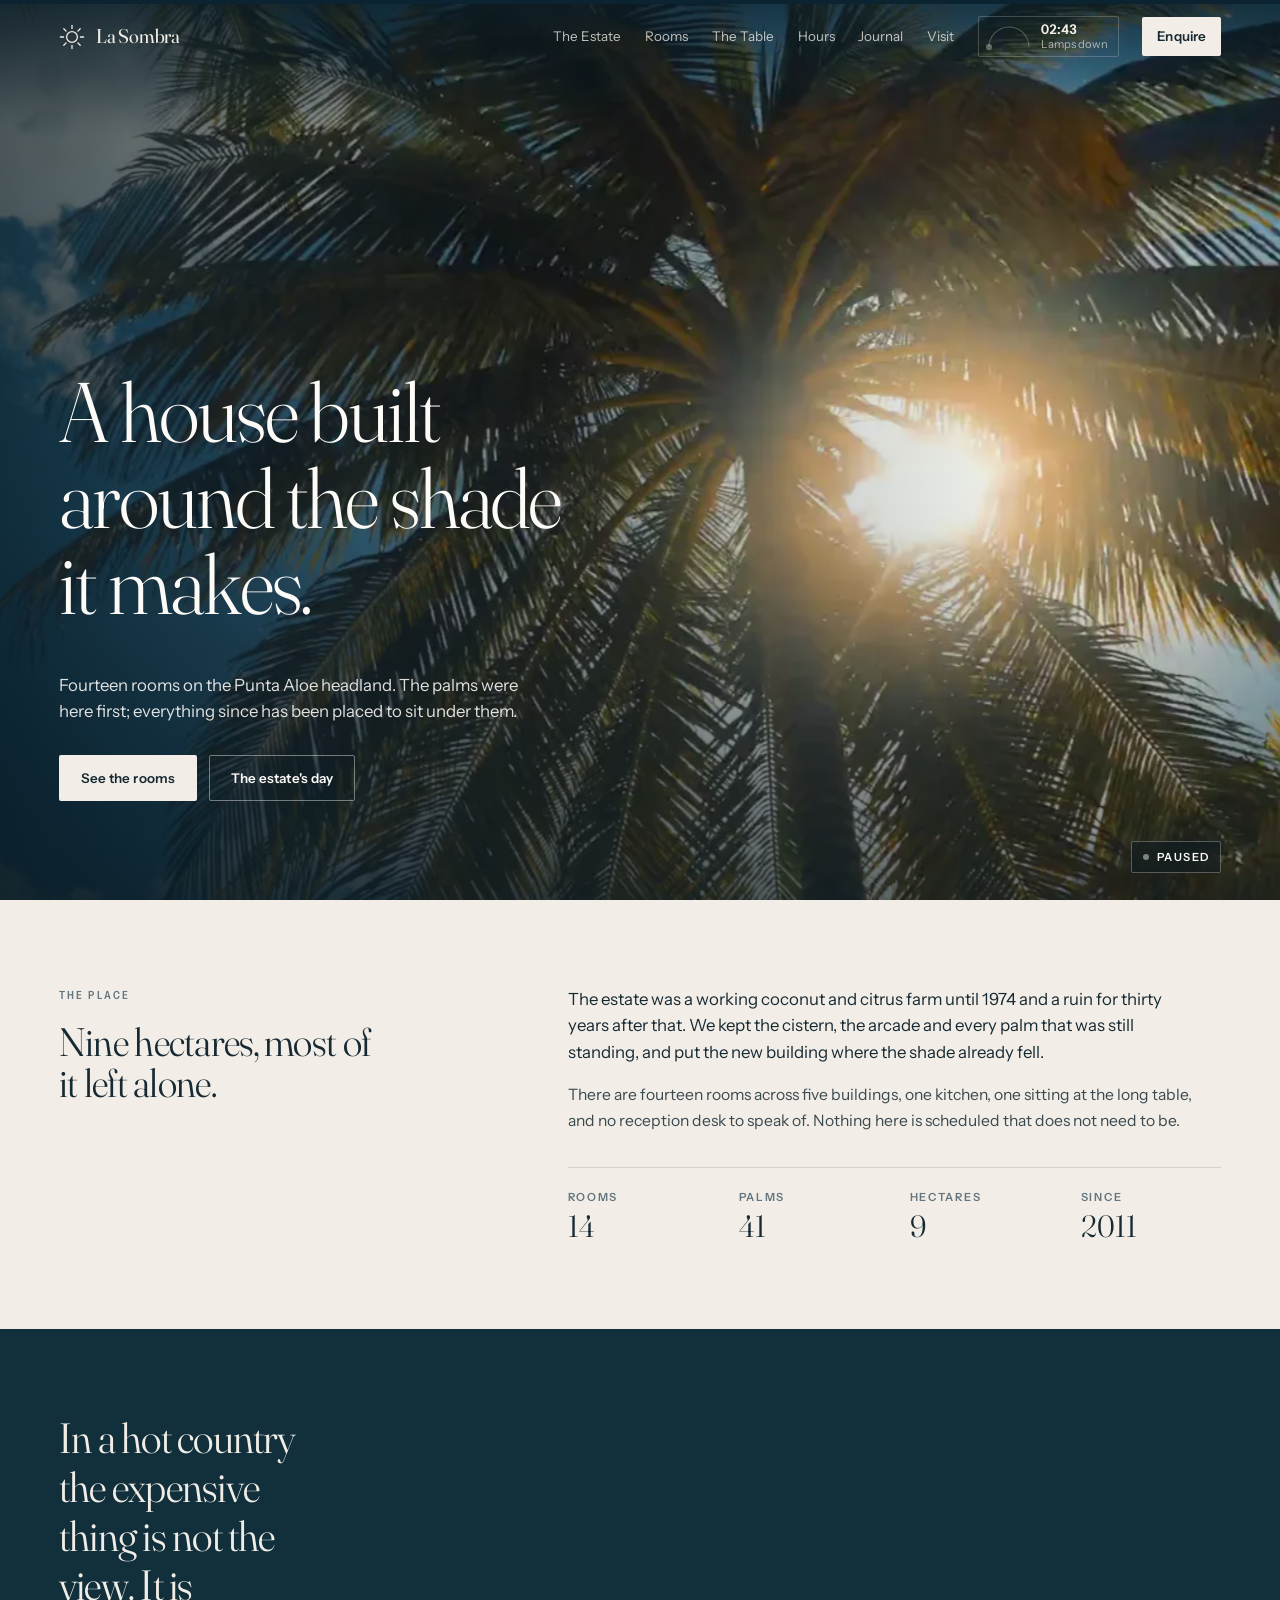
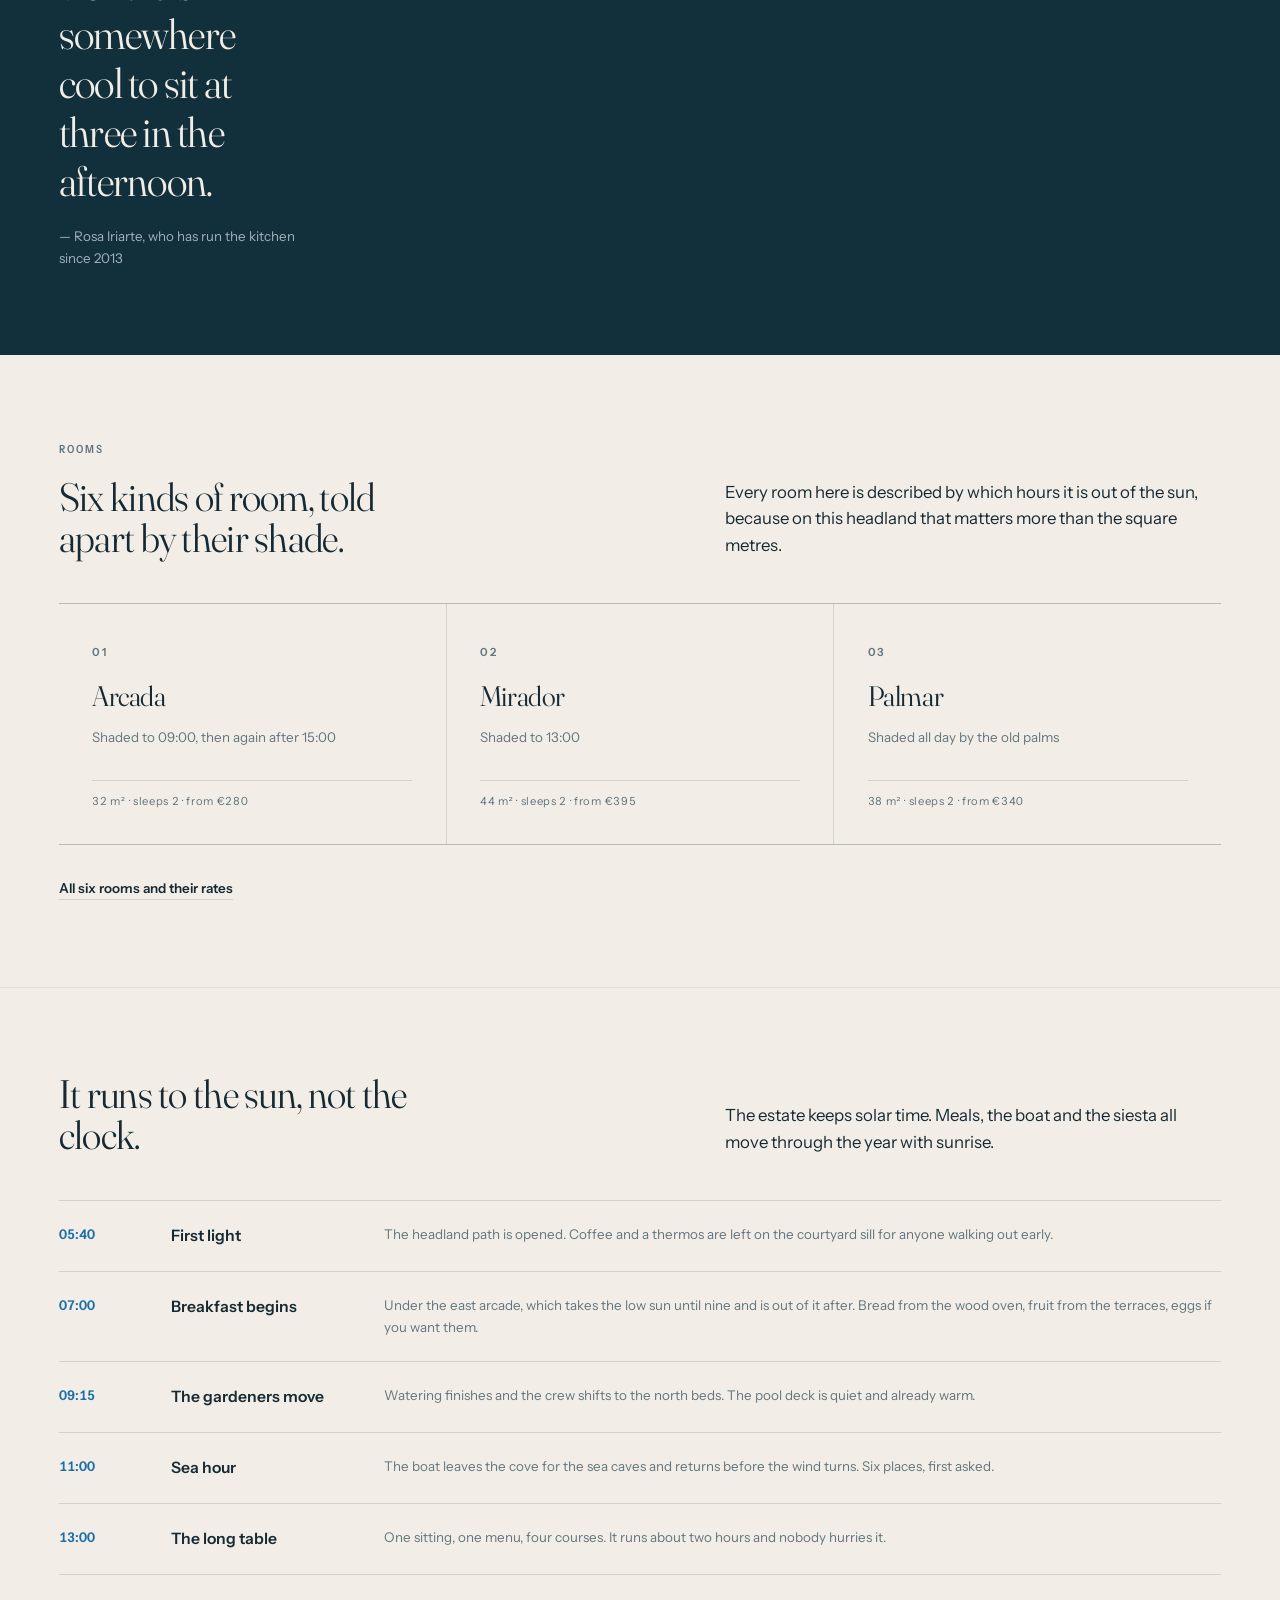
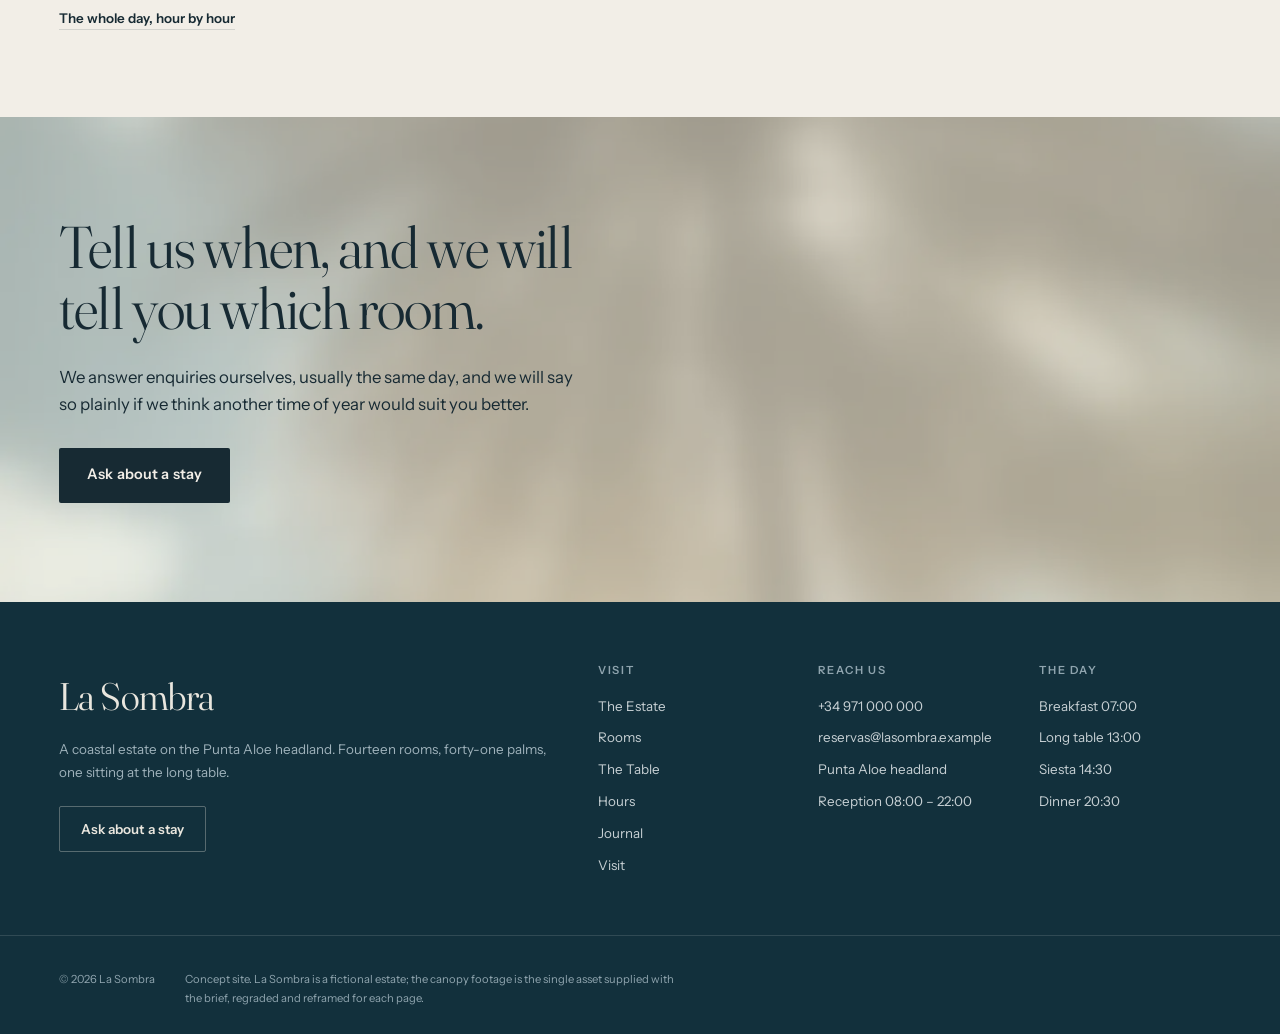
<file: index.html>
<!doctype html>
<html lang="en" class="no-js">
<head>
<meta charset="utf-8">
<meta name="viewport" content="width=device-width, initial-scale=1, viewport-fit=cover">
<title>A house built around the shade it makes — La Sombra</title>
<meta name="description" content="La Sombra is a fourteen-room coastal estate on the Punta Aloe headland, built around the shade its palms make.">
<meta name="theme-color" content="#F2EEE7">
<meta property="og:title" content="A house built around the shade it makes — La Sombra">
<meta property="og:description" content="La Sombra is a fourteen-room coastal estate on the Punta Aloe headland, built around the shade its palms make.">
<meta property="og:type" content="website">
<link rel="preload" href="assets/fonts/instrument-var.woff2" as="font" type="font/woff2" crossorigin>
<link rel="preload" href="assets/fonts/fraunces-var.woff2" as="font" type="font/woff2" crossorigin>
<link rel="stylesheet" href="assets/css/site.css">
<script>document.documentElement.className="js";</script>
</head>
<body class="" data-page="index">
<a class="skip" href="#main">Skip to content</a>

<header class="bar" id="bar">
  <a class="mark" href="index.html" aria-label="La Sombra, home">
    <svg class="mark__g" width="26" height="26" viewBox="0 0 26 26" aria-hidden="true" focusable="false">
      <circle cx="13" cy="13" r="5.4" fill="none" stroke="currentColor" stroke-width="1.3"/>
      <path d="M13 1.4v3.2M13 21.4v3.2M1.4 13h3.2M21.4 13h3.2M4.8 4.8l2.3 2.3M18.9 18.9l2.3 2.3M21.2 4.8l-2.3 2.3M7.1 18.9l-2.3 2.3"
            stroke="currentColor" stroke-width="1.3" stroke-linecap="round"/>
    </svg>
    <span class="mark__w">La&nbsp;Sombra</span>
  </a>

  <nav class="bar__nav" aria-label="Primary"><ul><li><a href="estate.html">The Estate</a></li><li><a href="rooms.html">Rooms</a></li><li><a href="table.html">The Table</a></li><li><a href="hours.html">Hours</a></li><li><a href="journal.html">Journal</a></li><li><a href="visit.html">Visit</a></li></ul></nav>

  <a class="dial" href="hours.html" id="dial" title="The estate's day">
    <svg class="dial__arc" width="46" height="26" viewBox="0 0 46 26" aria-hidden="true" focusable="false">
      <path d="M3 23a20 20 0 0 1 40 0" fill="none" stroke="currentColor" stroke-width="1.1" opacity=".28"/>
      <path id="dialTrack" d="M3 23a20 20 0 0 1 40 0" fill="none" stroke="currentColor" stroke-width="1.3"/>
      <circle id="dialSun" cx="3" cy="23" r="3.1" fill="currentColor"/>
    </svg>
    <span class="dial__t"><b id="dialTime">—</b><i id="dialNow">the estate's day</i></span>
  </a>

  <a class="btn btn--sm" href="visit.html#enquire">Enquire</a>

  <button class="burger" id="burger" aria-expanded="false" aria-controls="sheet" aria-label="Open menu">
    <span></span><span></span>
  </button>
</header>

<div class="sheet" id="sheet" hidden>
  <nav aria-label="Mobile"><ul><li><a href="estate.html"><span>The Estate</span></a></li><li><a href="rooms.html"><span>Rooms</span></a></li><li><a href="table.html"><span>The Table</span></a></li><li><a href="hours.html"><span>Hours</span></a></li><li><a href="journal.html"><span>Journal</span></a></li><li><a href="visit.html"><span>Visit</span></a></li></ul></nav>
  <a class="btn btn--block" href="visit.html#enquire">Enquire</a>
  <p class="sheet__c">+34 971 000 000<br>reservas@lasombra.example</p>
</div>

<main id="main">

<section class="hero">
  <div class="hero__media">
    <video class="hero__v" id="heroVideo" muted loop playsinline autoplay disablepictureinpicture
           preload="none" tabindex="-1"></video>
    <div class="hero__scrim"></div>
  </div>
  <div class="wrap hero__in">
    <h1 class="hero__h">
      <span class="ln"><span>A house built</span></span>
      <span class="ln"><span>around the shade</span></span>
      <span class="ln"><span>it makes.</span></span>
    </h1>
    <p class="hero__lede">Fourteen rooms on the Punta Aloe headland. The palms were here first;
      everything since has been placed to sit under them.</p>
    <div class="hero__acts">
      <a class="btn" href="rooms.html">See the rooms</a>
      <a class="btn btn--line" href="hours.html">The estate's day</a>
    </div>
  </div>
  <button type="button" class="motion" id="motionBtn" aria-pressed="true" aria-label="Background video">
    <span class="motion__d"></span><span id="motionLabel">Playing</span>
  </button>
</section>

<section class="band band--sun">
  <div class="wrap two">
    <div class="two__l">
      <p class="eyebrow reveal">The place</p>
      <h2 class="reveal">Nine hectares, most of it left alone.</h2>
    </div>
    <div class="two__r">
      <p class="lede reveal">The estate was a working coconut and citrus farm until 1974 and a
        ruin for thirty years after that. We kept the cistern, the arcade and every palm that
        was still standing, and put the new building where the shade already fell.</p>
      <p class="reveal">There are fourteen rooms across five buildings, one kitchen, one sitting
        at the long table, and no reception desk to speak of. Nothing here is scheduled that
        does not need to be.</p>
      <dl class="facts reveal">
        <div><dt>Rooms</dt><dd>14</dd></div>
        <div><dt>Palms</dt><dd>41</dd></div>
        <div><dt>Hectares</dt><dd>9</dd></div>
        <div><dt>Since</dt><dd>2011</dd></div>
      </dl>
    </div>
  </div>
</section>

<section class="band band--shade">
  <div class="wrap">
    <blockquote class="pull reveal">
      <p>In a hot country the expensive thing is not the view. It is somewhere cool
        to sit at three in the afternoon.</p>
      <footer>— Rosa Iriarte, who has run the kitchen since 2013</footer>
    </blockquote>
  </div>
</section>

<section class="band band--sun">
  <div class="wrap">
    <header class="head">
      <div><p class="eyebrow reveal">Rooms</p><h2 class="reveal">Six kinds of room, told apart by their shade.</h2></div>
      <p class="lede reveal">Every room here is described by which hours it is out of the sun,
        because on this headland that matters more than the square metres.</p>
    </header>
    <div class="rgrid">
      <article class="rcard">
        <a href="rooms.html#arcada">
          <span class="rcard__n">01</span>
          <h3>Arcada</h3>
          <p>Shaded to 09:00, then again after 15:00</p>
          <span class="rcard__m">32 m² · sleeps 2 · from €280</span>
        </a>
      </article>
      <article class="rcard">
        <a href="rooms.html#mirador">
          <span class="rcard__n">02</span>
          <h3>Mirador</h3>
          <p>Shaded to 13:00</p>
          <span class="rcard__m">44 m² · sleeps 2 · from €395</span>
        </a>
      </article>
      <article class="rcard">
        <a href="rooms.html#palmar">
          <span class="rcard__n">03</span>
          <h3>Palmar</h3>
          <p>Shaded all day by the old palms</p>
          <span class="rcard__m">38 m² · sleeps 2 · from €340</span>
        </a>
      </article></div>
    <p class="more reveal"><a href="rooms.html">All six rooms and their rates</a></p>
  </div>
</section>

<section class="band band--sun band--tight">
  <div class="wrap">
    <header class="head">
      <div><p class="eyebrow reveal">The day</p><h2 class="reveal">It runs to the sun, not the clock.</h2></div>
      <p class="lede reveal">The estate keeps solar time. Meals, the boat and the siesta all move
        through the year with sunrise.</p>
    </header>
    <ol class="tl">
      <li class="tl__row" data-hour="05:40">
        <span class="tl__t">05:40</span>
        <span class="tl__n">First light</span>
        <span class="tl__d">The headland path is opened. Coffee and a thermos are left on the courtyard sill for anyone walking out early.</span>
      </li>
      <li class="tl__row" data-hour="07:00">
        <span class="tl__t">07:00</span>
        <span class="tl__n">Breakfast begins</span>
        <span class="tl__d">Under the east arcade, which takes the low sun until nine and is out of it after. Bread from the wood oven, fruit from the terraces, eggs if you want them.</span>
      </li>
      <li class="tl__row" data-hour="09:15">
        <span class="tl__t">09:15</span>
        <span class="tl__n">The gardeners move</span>
        <span class="tl__d">Watering finishes and the crew shifts to the north beds. The pool deck is quiet and already warm.</span>
      </li>
      <li class="tl__row" data-hour="11:00">
        <span class="tl__t">11:00</span>
        <span class="tl__n">Sea hour</span>
        <span class="tl__d">The boat leaves the cove for the sea caves and returns before the wind turns. Six places, first asked.</span>
      </li>
      <li class="tl__row" data-hour="13:00">
        <span class="tl__t">13:00</span>
        <span class="tl__n">The long table</span>
        <span class="tl__d">One sitting, one menu, four courses. It runs about two hours and nobody hurries it.</span>
      </li></ol>
    <p class="more reveal"><a href="hours.html">The whole day, hour by hour</a></p>
  </div>
</section>

<section class="cta">
  <div class="wrap cta__in">
    <h2 class="reveal">Tell us when, and we will tell you which room.</h2>
    <p class="lede reveal">We answer enquiries ourselves, usually the same day, and we will say
      so plainly if we think another time of year would suit you better.</p>
    <a class="btn btn--lg" href="visit.html#enquire">Ask about a stay</a>
  </div>
</section>

</main>

<footer class="foot">
  <div class="wrap foot__top">
    <div class="foot__brand">
      <p class="foot__mk">La Sombra</p>
      <p class="foot__tag">A coastal estate on the Punta Aloe headland. Fourteen rooms, forty-one palms,<br>one sitting at the long table.</p>
      <a class="btn btn--ghost" href="visit.html#enquire">Ask about a stay</a>
    </div>
    <div class="foot__cols">
      <div><h2>Visit</h2><ul><li><a href="estate.html">The Estate</a></li><li><a href="rooms.html">Rooms</a></li><li><a href="table.html">The Table</a></li><li><a href="hours.html">Hours</a></li><li><a href="journal.html">Journal</a></li><li><a href="visit.html">Visit</a></li></ul></div>
      <div><h2>Reach us</h2><ul>
        <li><a href="tel:+34971000000">+34 971 000 000</a></li>
        <li><a href="mailto:reservas@lasombra.example">reservas@lasombra.example</a></li>
        <li><span>Punta Aloe headland</span></li>
        <li><span>Reception 08:00 – 22:00</span></li>
      </ul></div>
      <div><h2>The day</h2><ul>
        <li><span>Breakfast 07:00</span></li>
        <li><span>Long table 13:00</span></li>
        <li><span>Siesta 14:30</span></li>
        <li><span>Dinner 20:30</span></li>
      </ul></div>
    </div>
  </div>
  <div class="wrap foot__base">
    <p>© 2026 La Sombra</p>
    <p class="foot__fine">Concept site. La Sombra is a fictional estate; the canopy
      footage is the single asset supplied with the brief, regraded and reframed for each page.</p>
  </div>
</footer>

<script src="assets/js/site.js" defer></script>
<script>window.SOMBRA_HERO=1;</script>
</body>
</html>
</file>
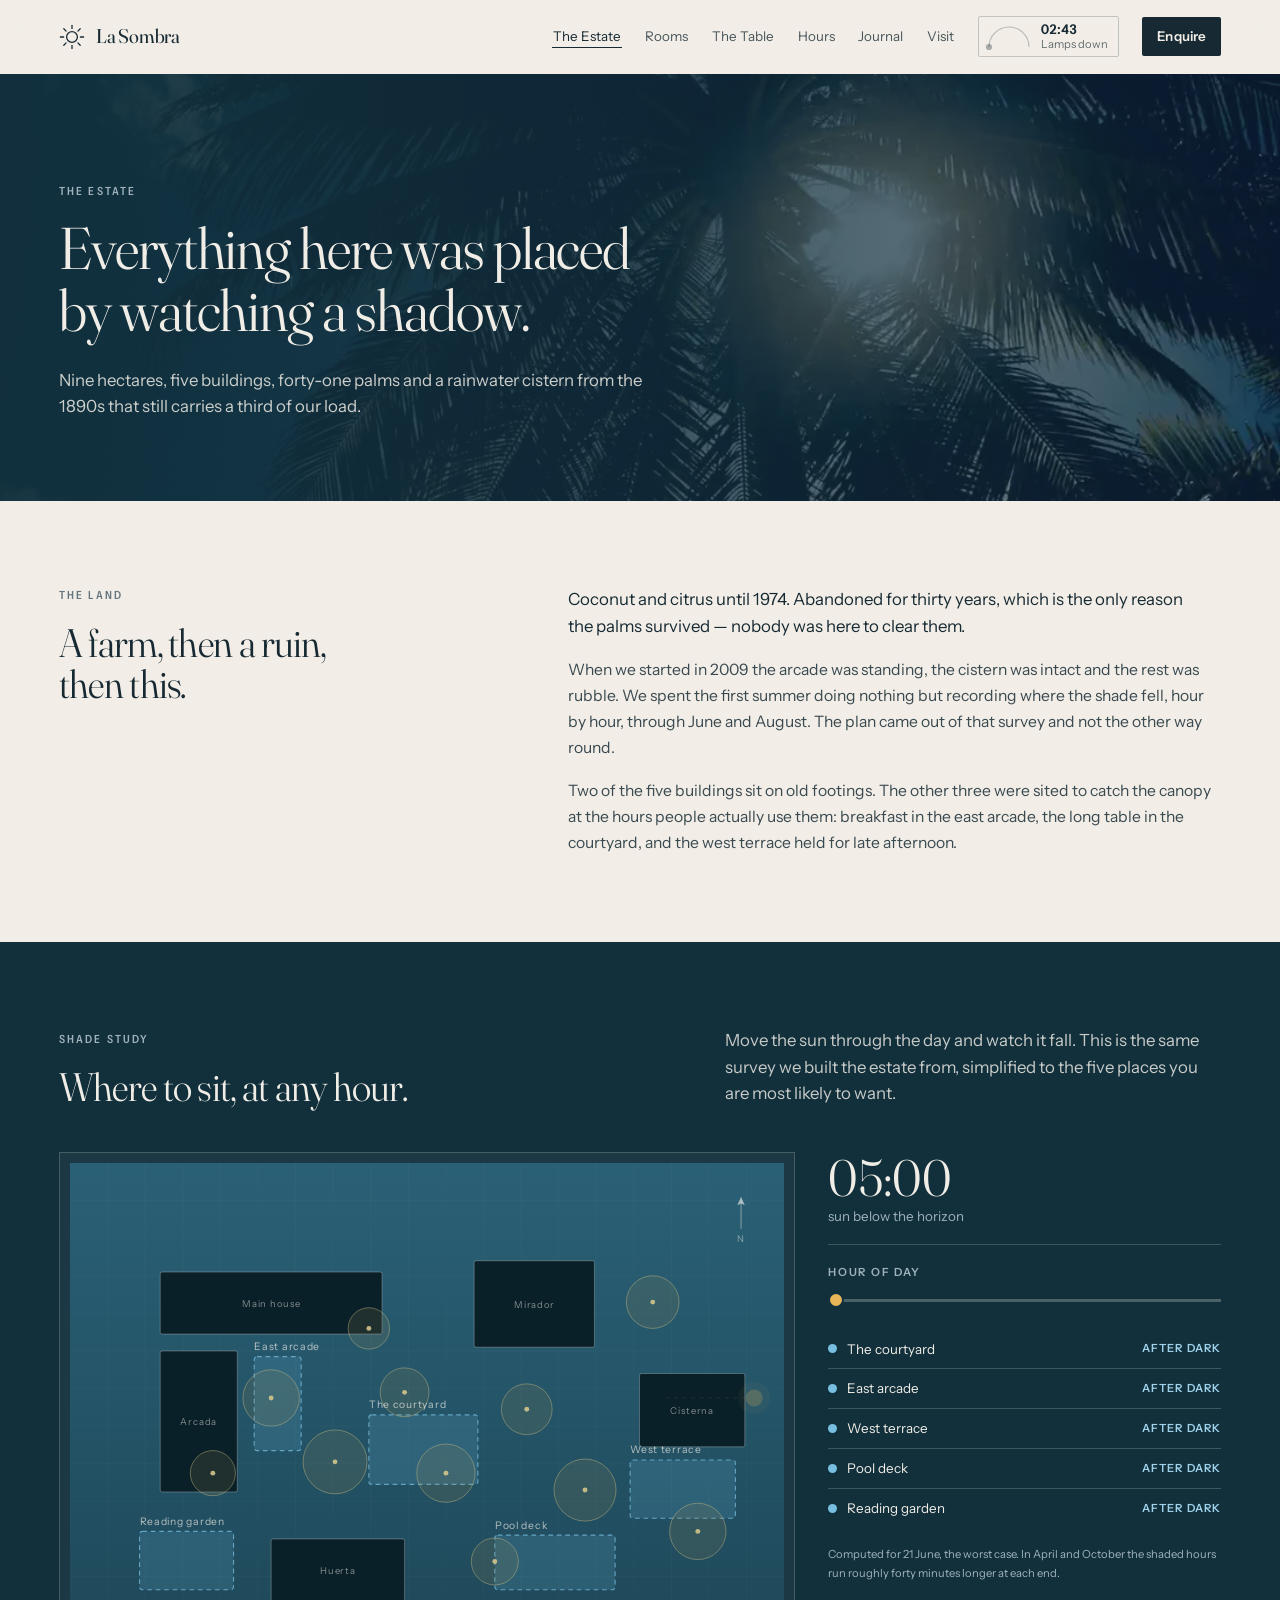
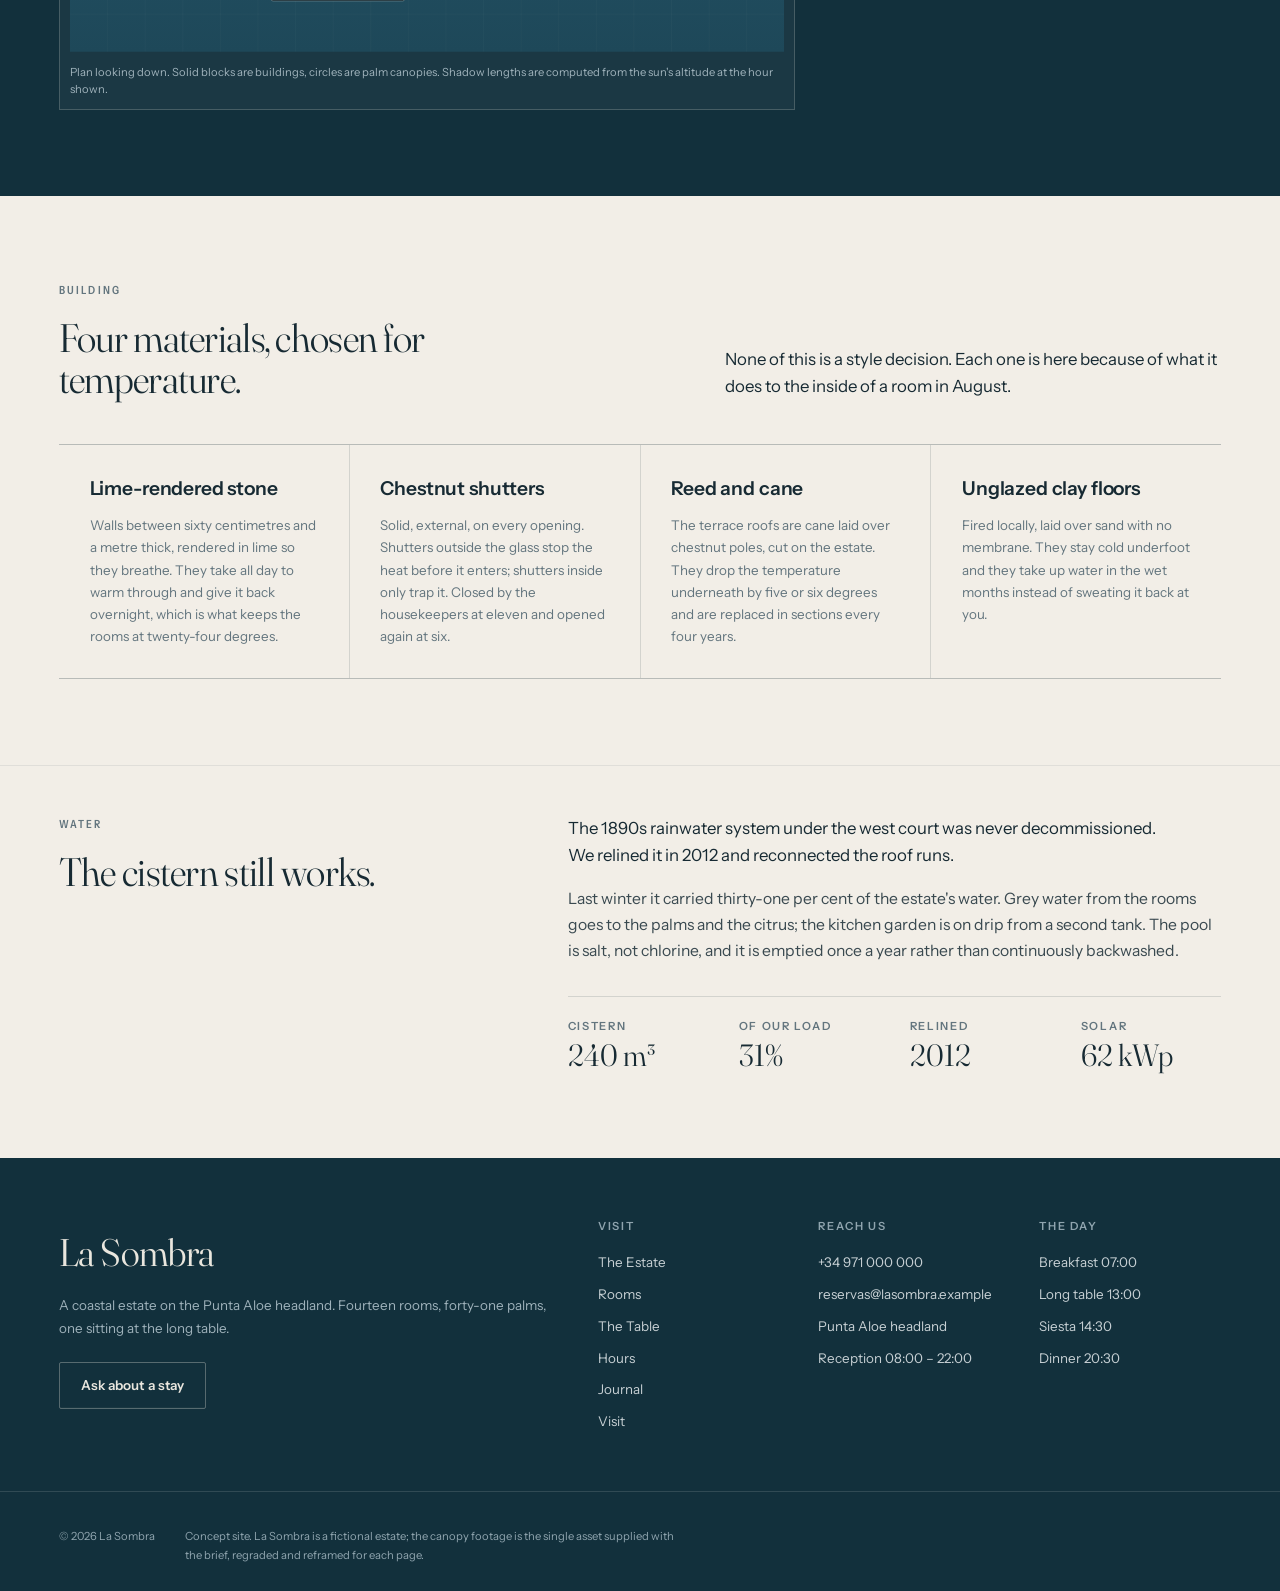
<file: estate.html>
<!doctype html>
<html lang="en" class="no-js">
<head>
<meta charset="utf-8">
<meta name="viewport" content="width=device-width, initial-scale=1, viewport-fit=cover">
<title>The Estate — La Sombra</title>
<meta name="description" content="Nine hectares on the Punta Aloe headland: the land, the buildings, the water, and an interactive study of where the shade falls.">
<meta name="theme-color" content="#F2EEE7">
<meta property="og:title" content="The Estate — La Sombra">
<meta property="og:description" content="Nine hectares on the Punta Aloe headland: the land, the buildings, the water, and an interactive study of where the shade falls.">
<meta property="og:type" content="website">
<link rel="preload" href="assets/fonts/instrument-var.woff2" as="font" type="font/woff2" crossorigin>
<link rel="preload" href="assets/fonts/fraunces-var.woff2" as="font" type="font/woff2" crossorigin>
<link rel="stylesheet" href="assets/css/site.css">
<script>document.documentElement.className="js";</script>
</head>
<body class="" data-page="estate">
<a class="skip" href="#main">Skip to content</a>

<header class="bar" id="bar">
  <a class="mark" href="index.html" aria-label="La Sombra, home">
    <svg class="mark__g" width="26" height="26" viewBox="0 0 26 26" aria-hidden="true" focusable="false">
      <circle cx="13" cy="13" r="5.4" fill="none" stroke="currentColor" stroke-width="1.3"/>
      <path d="M13 1.4v3.2M13 21.4v3.2M1.4 13h3.2M21.4 13h3.2M4.8 4.8l2.3 2.3M18.9 18.9l2.3 2.3M21.2 4.8l-2.3 2.3M7.1 18.9l-2.3 2.3"
            stroke="currentColor" stroke-width="1.3" stroke-linecap="round"/>
    </svg>
    <span class="mark__w">La&nbsp;Sombra</span>
  </a>

  <nav class="bar__nav" aria-label="Primary"><ul><li><a href="estate.html" aria-current="page">The Estate</a></li><li><a href="rooms.html">Rooms</a></li><li><a href="table.html">The Table</a></li><li><a href="hours.html">Hours</a></li><li><a href="journal.html">Journal</a></li><li><a href="visit.html">Visit</a></li></ul></nav>

  <a class="dial" href="hours.html" id="dial" title="The estate's day">
    <svg class="dial__arc" width="46" height="26" viewBox="0 0 46 26" aria-hidden="true" focusable="false">
      <path d="M3 23a20 20 0 0 1 40 0" fill="none" stroke="currentColor" stroke-width="1.1" opacity=".28"/>
      <path id="dialTrack" d="M3 23a20 20 0 0 1 40 0" fill="none" stroke="currentColor" stroke-width="1.3"/>
      <circle id="dialSun" cx="3" cy="23" r="3.1" fill="currentColor"/>
    </svg>
    <span class="dial__t"><b id="dialTime">—</b><i id="dialNow">the estate's day</i></span>
  </a>

  <a class="btn btn--sm" href="visit.html#enquire">Enquire</a>

  <button class="burger" id="burger" aria-expanded="false" aria-controls="sheet" aria-label="Open menu">
    <span></span><span></span>
  </button>
</header>

<div class="sheet" id="sheet" hidden>
  <nav aria-label="Mobile"><ul><li><a href="estate.html"><span>The Estate</span></a></li><li><a href="rooms.html"><span>Rooms</span></a></li><li><a href="table.html"><span>The Table</span></a></li><li><a href="hours.html"><span>Hours</span></a></li><li><a href="journal.html"><span>Journal</span></a></li><li><a href="visit.html"><span>Visit</span></a></li></ul></nav>
  <a class="btn btn--block" href="visit.html#enquire">Enquire</a>
  <p class="sheet__c">+34 971 000 000<br>reservas@lasombra.example</p>
</div>

<main id="main">
<section class="phead phead--shade">
  <div class="phead__media"><video class="phead__v" muted loop playsinline preload="none" data-src="assets/media/shade-1600.mp4" poster="assets/media/poster-shade.webp" aria-hidden="true" tabindex="-1"></video><div class="phead__scrim"></div></div>
  <div class="wrap phead__in">
    <p class="eyebrow reveal">The Estate</p>
    <h1 class="phead__h reveal">Everything here was placed by watching a shadow.</h1>
    <p class="lede reveal">Nine hectares, five buildings, forty-one palms and a rainwater cistern from the 1890s that still carries a third of our load.</p>
    
  </div>
</section>
<section class="band band--sun">
  <div class="wrap two">
    <div class="two__l"><p class="eyebrow reveal">The land</p><h2 class="reveal">A farm, then a ruin, then this.</h2></div>
    <div class="two__r">
      <p class="lede reveal">Coconut and citrus until 1974. Abandoned for thirty years, which is
        the only reason the palms survived — nobody was here to clear them.</p>
      <p class="reveal">When we started in 2009 the arcade was standing, the cistern was intact
        and the rest was rubble. We spent the first summer doing nothing but recording where the
        shade fell, hour by hour, through June and August. The plan came out of that survey and
        not the other way round.</p>
      <p class="reveal">Two of the five buildings sit on old footings. The other three were sited
        to catch the canopy at the hours people actually use them: breakfast in the east arcade,
        the long table in the courtyard, and the west terrace held for late afternoon.</p>
    </div>
  </div>
</section>

<section class="band band--shade" id="shade-study">
  <div class="wrap">
    <header class="head head--inv">
      <div><p class="eyebrow reveal">Shade study</p><h2 class="reveal">Where to sit, at any hour.</h2></div>
      <p class="lede reveal">Move the sun through the day and watch it fall. This is the same
        survey we built the estate from, simplified to the five places you are most likely to want.</p>
    </header>

    <div class="study">
      <figure class="study__plan">
        <svg id="planSvg" viewBox="0 0 760 520" role="img"
             aria-label="Plan of the estate showing where shadows fall at the selected hour.">
          <defs>
            <linearGradient id="grndG" x1="0" y1="0" x2="0" y2="1">
              <stop offset="0%" stop-color="#2A6076"/><stop offset="100%" stop-color="#1E4859"/>
            </linearGradient>
          </defs>
          <rect x="0" y="0" width="760" height="520" fill="url(#grndG)"/>
          <g id="planShadows"></g>
          <g id="planBuild"></g>
          <g id="planZones"></g>
          <g id="planPalms"></g>
          <g id="planLabels"></g>
        </svg>
        <figcaption class="study__cap">Plan looking down. Solid blocks are buildings, circles are
          palm canopies. Shadow lengths are computed from the sun's altitude at the hour shown.</figcaption>
      </figure>

      <div class="study__panel">
        <div class="study__read">
          <span class="study__hr" id="studyHour">14:00</span>
          <span class="study__alt" id="studyAlt">sun 58° above the horizon</span>
        </div>
        <label class="study__ctl" for="sunTime">
          <span>Hour of day</span>
          <input id="sunTime" type="range" min="5" max="21.5" step="0.25" value="14"
                 aria-describedby="studyList">
        </label>
        <ul class="study__list" id="studyList" aria-live="polite"></ul>
        <p class="study__note">Computed for 21 June, the worst case. In April and October the
          shaded hours run roughly forty minutes longer at each end.</p>
      </div>
    </div>
  </div>
</section>

<section class="band band--sun">
  <div class="wrap">
    <header class="head">
      <div><p class="eyebrow reveal">Building</p><h2 class="reveal">Four materials, chosen for temperature.</h2></div>
      <p class="lede reveal">None of this is a style decision. Each one is here because of what
        it does to the inside of a room in August.</p>
    </header>
    <div class="mats">
      <article class="mat"><h3>Lime-rendered stone</h3><p>Walls between sixty centimetres and a
        metre thick, rendered in lime so they breathe. They take all day to warm through and give
        it back overnight, which is what keeps the rooms at twenty-four degrees.</p></article>
      <article class="mat"><h3>Chestnut shutters</h3><p>Solid, external, on every opening. Shutters
        outside the glass stop the heat before it enters; shutters inside only trap it. Closed by
        the housekeepers at eleven and opened again at six.</p></article>
      <article class="mat"><h3>Reed and cane</h3><p>The terrace roofs are cane laid over chestnut
        poles, cut on the estate. They drop the temperature underneath by five or six degrees and
        are replaced in sections every four years.</p></article>
      <article class="mat"><h3>Unglazed clay floors</h3><p>Fired locally, laid over sand with no
        membrane. They stay cold underfoot and they take up water in the wet months instead of
        sweating it back at you.</p></article>
    </div>
  </div>
</section>

<section class="band band--sun band--tight">
  <div class="wrap two">
    <div class="two__l"><p class="eyebrow reveal">Water</p><h2 class="reveal">The cistern still works.</h2></div>
    <div class="two__r">
      <p class="lede reveal">The 1890s rainwater system under the west court was never
        decommissioned. We relined it in 2012 and reconnected the roof runs.</p>
      <p class="reveal">Last winter it carried thirty-one per cent of the estate's water. Grey
        water from the rooms goes to the palms and the citrus; the kitchen garden is on drip from
        a second tank. The pool is salt, not chlorine, and it is emptied once a year rather than
        continuously backwashed.</p>
      <dl class="facts reveal">
        <div><dt>Cistern</dt><dd>240 m³</dd></div>
        <div><dt>Of our load</dt><dd>31%</dd></div>
        <div><dt>Relined</dt><dd>2012</dd></div>
        <div><dt>Solar</dt><dd>62 kWp</dd></div>
      </dl>
    </div>
  </div>
</section>

</main>

<footer class="foot">
  <div class="wrap foot__top">
    <div class="foot__brand">
      <p class="foot__mk">La Sombra</p>
      <p class="foot__tag">A coastal estate on the Punta Aloe headland. Fourteen rooms, forty-one palms,<br>one sitting at the long table.</p>
      <a class="btn btn--ghost" href="visit.html#enquire">Ask about a stay</a>
    </div>
    <div class="foot__cols">
      <div><h2>Visit</h2><ul><li><a href="estate.html">The Estate</a></li><li><a href="rooms.html">Rooms</a></li><li><a href="table.html">The Table</a></li><li><a href="hours.html">Hours</a></li><li><a href="journal.html">Journal</a></li><li><a href="visit.html">Visit</a></li></ul></div>
      <div><h2>Reach us</h2><ul>
        <li><a href="tel:+34971000000">+34 971 000 000</a></li>
        <li><a href="mailto:reservas@lasombra.example">reservas@lasombra.example</a></li>
        <li><span>Punta Aloe headland</span></li>
        <li><span>Reception 08:00 – 22:00</span></li>
      </ul></div>
      <div><h2>The day</h2><ul>
        <li><span>Breakfast 07:00</span></li>
        <li><span>Long table 13:00</span></li>
        <li><span>Siesta 14:30</span></li>
        <li><span>Dinner 20:30</span></li>
      </ul></div>
    </div>
  </div>
  <div class="wrap foot__base">
    <p>© 2026 La Sombra</p>
    <p class="foot__fine">Concept site. La Sombra is a fictional estate; the canopy
      footage is the single asset supplied with the brief, regraded and reframed for each page.</p>
  </div>
</footer>

<script src="assets/js/site.js" defer></script>
<script>window.SOMBRA_STUDY=1;</script>
</body>
</html>
</file>
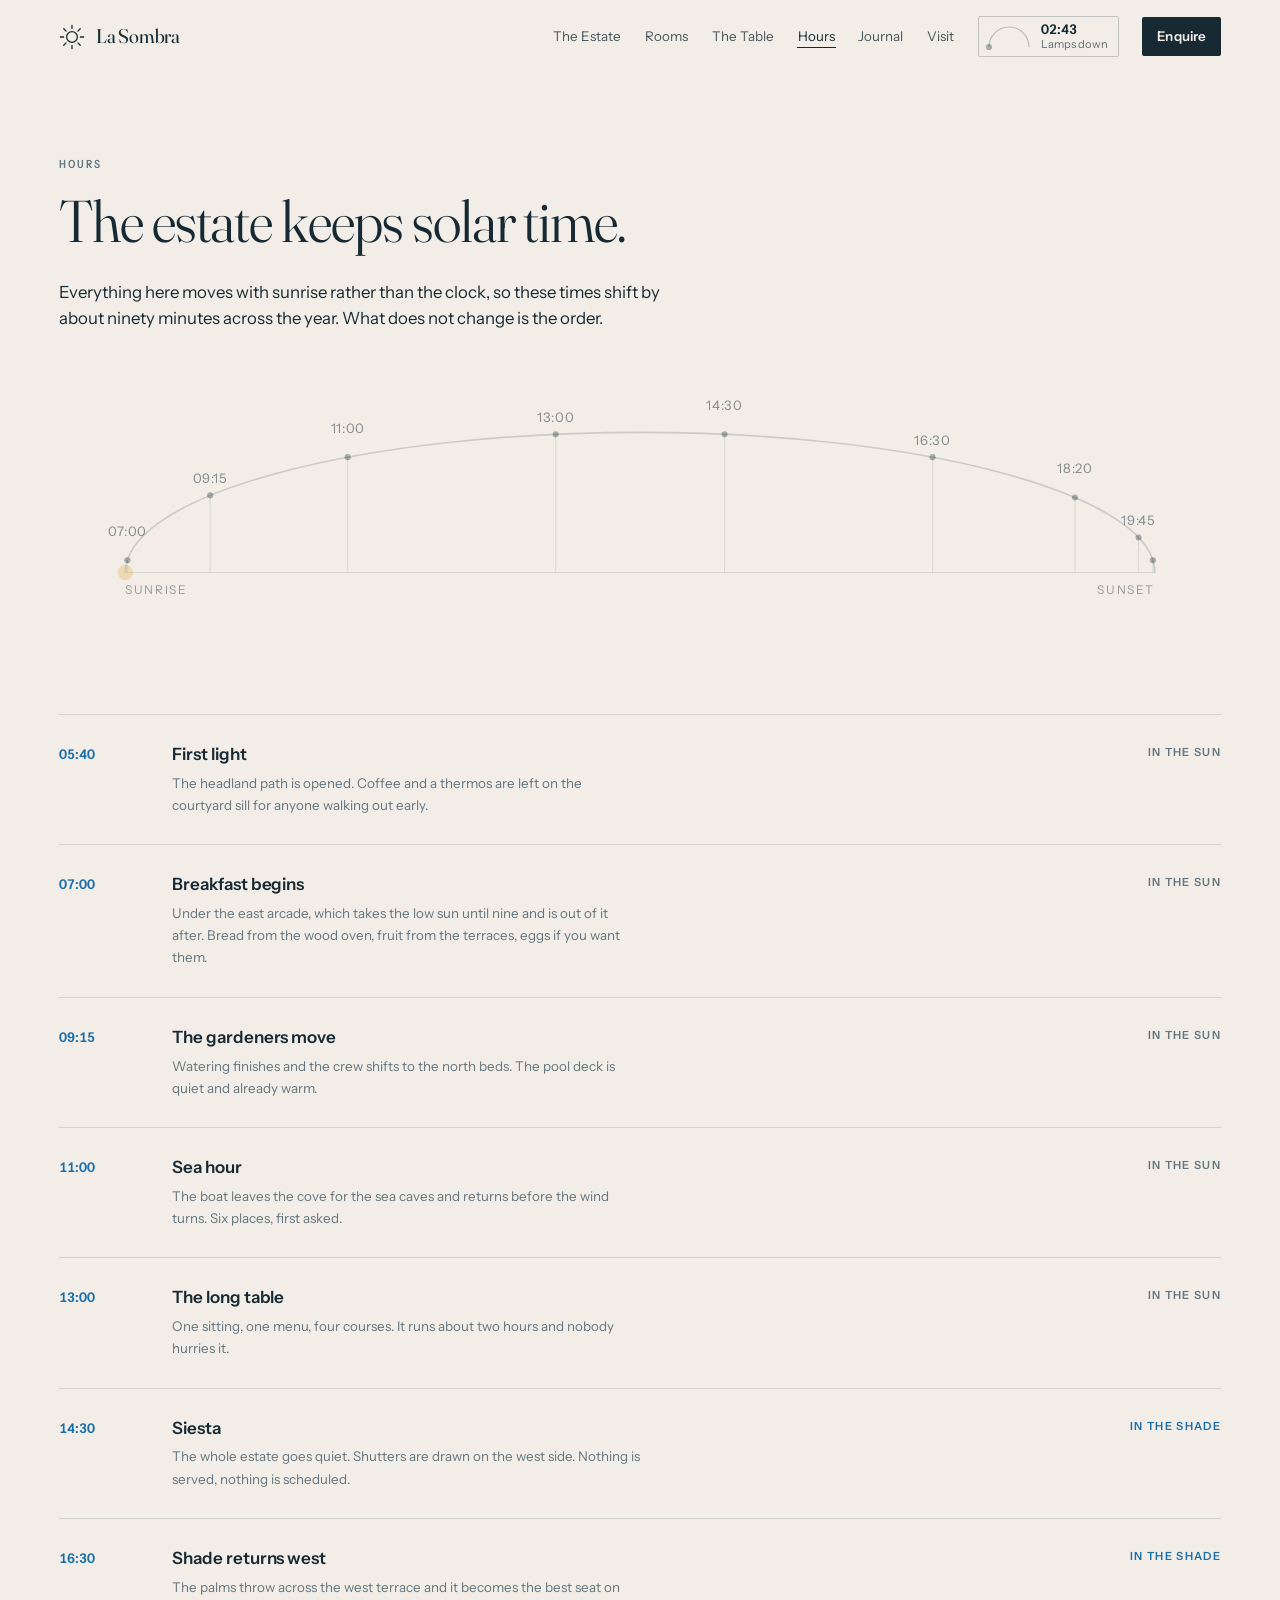
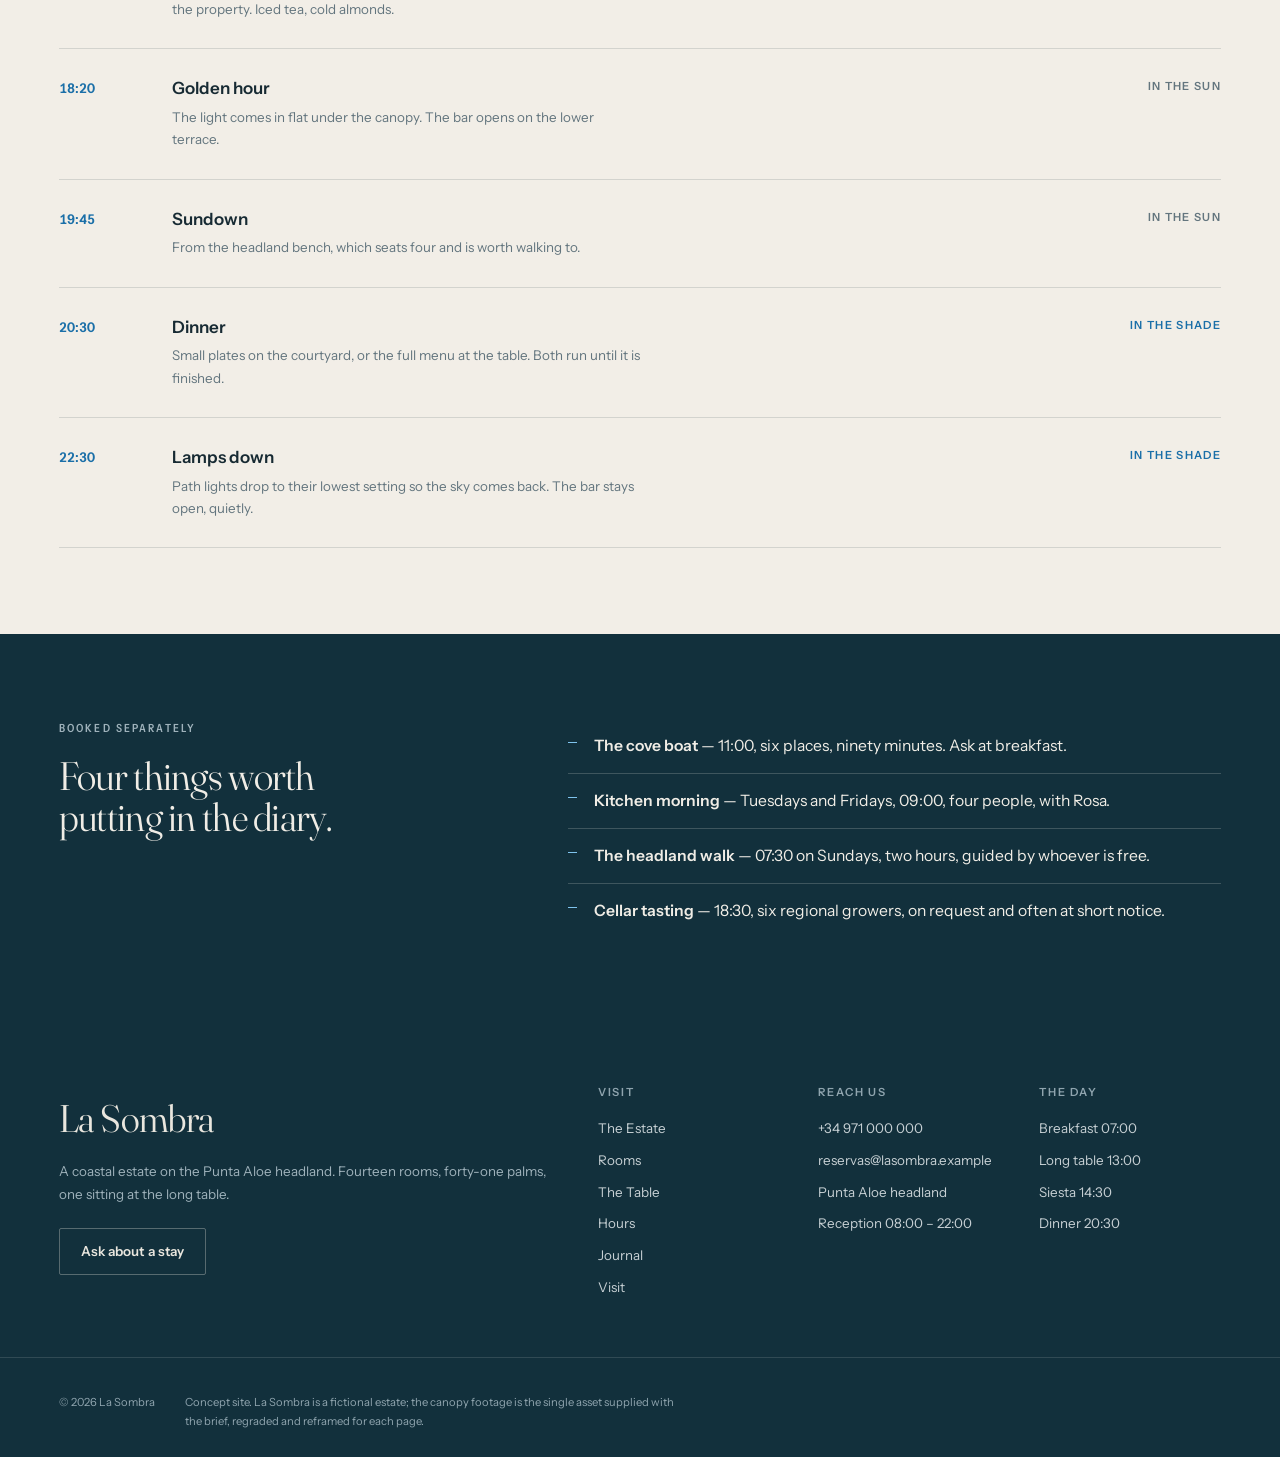
<file: hours.html>
<!doctype html>
<html lang="en" class="no-js">
<head>
<meta charset="utf-8">
<meta name="viewport" content="width=device-width, initial-scale=1, viewport-fit=cover">
<title>Hours — La Sombra</title>
<meta name="description" content="The estate keeps solar time. Here is the whole day, from first light to lamps down.">
<meta name="theme-color" content="#F2EEE7">
<meta property="og:title" content="Hours — La Sombra">
<meta property="og:description" content="The estate keeps solar time. Here is the whole day, from first light to lamps down.">
<meta property="og:type" content="website">
<link rel="preload" href="assets/fonts/instrument-var.woff2" as="font" type="font/woff2" crossorigin>
<link rel="preload" href="assets/fonts/fraunces-var.woff2" as="font" type="font/woff2" crossorigin>
<link rel="stylesheet" href="assets/css/site.css">
<script>document.documentElement.className="js";</script>
</head>
<body class="" data-page="hours">
<a class="skip" href="#main">Skip to content</a>

<header class="bar" id="bar">
  <a class="mark" href="index.html" aria-label="La Sombra, home">
    <svg class="mark__g" width="26" height="26" viewBox="0 0 26 26" aria-hidden="true" focusable="false">
      <circle cx="13" cy="13" r="5.4" fill="none" stroke="currentColor" stroke-width="1.3"/>
      <path d="M13 1.4v3.2M13 21.4v3.2M1.4 13h3.2M21.4 13h3.2M4.8 4.8l2.3 2.3M18.9 18.9l2.3 2.3M21.2 4.8l-2.3 2.3M7.1 18.9l-2.3 2.3"
            stroke="currentColor" stroke-width="1.3" stroke-linecap="round"/>
    </svg>
    <span class="mark__w">La&nbsp;Sombra</span>
  </a>

  <nav class="bar__nav" aria-label="Primary"><ul><li><a href="estate.html">The Estate</a></li><li><a href="rooms.html">Rooms</a></li><li><a href="table.html">The Table</a></li><li><a href="hours.html" aria-current="page">Hours</a></li><li><a href="journal.html">Journal</a></li><li><a href="visit.html">Visit</a></li></ul></nav>

  <a class="dial" href="hours.html" id="dial" title="The estate's day">
    <svg class="dial__arc" width="46" height="26" viewBox="0 0 46 26" aria-hidden="true" focusable="false">
      <path d="M3 23a20 20 0 0 1 40 0" fill="none" stroke="currentColor" stroke-width="1.1" opacity=".28"/>
      <path id="dialTrack" d="M3 23a20 20 0 0 1 40 0" fill="none" stroke="currentColor" stroke-width="1.3"/>
      <circle id="dialSun" cx="3" cy="23" r="3.1" fill="currentColor"/>
    </svg>
    <span class="dial__t"><b id="dialTime">—</b><i id="dialNow">the estate's day</i></span>
  </a>

  <a class="btn btn--sm" href="visit.html#enquire">Enquire</a>

  <button class="burger" id="burger" aria-expanded="false" aria-controls="sheet" aria-label="Open menu">
    <span></span><span></span>
  </button>
</header>

<div class="sheet" id="sheet" hidden>
  <nav aria-label="Mobile"><ul><li><a href="estate.html"><span>The Estate</span></a></li><li><a href="rooms.html"><span>Rooms</span></a></li><li><a href="table.html"><span>The Table</span></a></li><li><a href="hours.html"><span>Hours</span></a></li><li><a href="journal.html"><span>Journal</span></a></li><li><a href="visit.html"><span>Visit</span></a></li></ul></nav>
  <a class="btn btn--block" href="visit.html#enquire">Enquire</a>
  <p class="sheet__c">+34 971 000 000<br>reservas@lasombra.example</p>
</div>

<main id="main">
<section class="phead phead--light">
  
  <div class="wrap phead__in">
    <p class="eyebrow reveal">Hours</p>
    <h1 class="phead__h reveal">The estate keeps solar time.</h1>
    <p class="lede reveal">Everything here moves with sunrise rather than the clock, so these times shift by about ninety minutes across the year. What does not change is the order.</p>
    <div class="bigdial" id="bigDial" aria-hidden="true"></div>
  </div>
</section>
<section class="band band--sun band--tight">
  <div class="wrap"><ol class="hrs" id="hrs">
    <li class="hr hr--sun" data-hour="05:40">
      <span class="hr__t">05:40</span>
      <div class="hr__c"><h2>First light</h2><p>The headland path is opened. Coffee and a thermos are left on the courtyard sill for anyone walking out early.</p></div>
      <span class="hr__tag">in the sun</span>
    </li>
    <li class="hr hr--sun" data-hour="07:00">
      <span class="hr__t">07:00</span>
      <div class="hr__c"><h2>Breakfast begins</h2><p>Under the east arcade, which takes the low sun until nine and is out of it after. Bread from the wood oven, fruit from the terraces, eggs if you want them.</p></div>
      <span class="hr__tag">in the sun</span>
    </li>
    <li class="hr hr--sun" data-hour="09:15">
      <span class="hr__t">09:15</span>
      <div class="hr__c"><h2>The gardeners move</h2><p>Watering finishes and the crew shifts to the north beds. The pool deck is quiet and already warm.</p></div>
      <span class="hr__tag">in the sun</span>
    </li>
    <li class="hr hr--sun" data-hour="11:00">
      <span class="hr__t">11:00</span>
      <div class="hr__c"><h2>Sea hour</h2><p>The boat leaves the cove for the sea caves and returns before the wind turns. Six places, first asked.</p></div>
      <span class="hr__tag">in the sun</span>
    </li>
    <li class="hr hr--sun" data-hour="13:00">
      <span class="hr__t">13:00</span>
      <div class="hr__c"><h2>The long table</h2><p>One sitting, one menu, four courses. It runs about two hours and nobody hurries it.</p></div>
      <span class="hr__tag">in the sun</span>
    </li>
    <li class="hr hr--shade" data-hour="14:30">
      <span class="hr__t">14:30</span>
      <div class="hr__c"><h2>Siesta</h2><p>The whole estate goes quiet. Shutters are drawn on the west side. Nothing is served, nothing is scheduled.</p></div>
      <span class="hr__tag">in the shade</span>
    </li>
    <li class="hr hr--shade" data-hour="16:30">
      <span class="hr__t">16:30</span>
      <div class="hr__c"><h2>Shade returns west</h2><p>The palms throw across the west terrace and it becomes the best seat on the property. Iced tea, cold almonds.</p></div>
      <span class="hr__tag">in the shade</span>
    </li>
    <li class="hr hr--sun" data-hour="18:20">
      <span class="hr__t">18:20</span>
      <div class="hr__c"><h2>Golden hour</h2><p>The light comes in flat under the canopy. The bar opens on the lower terrace.</p></div>
      <span class="hr__tag">in the sun</span>
    </li>
    <li class="hr hr--sun" data-hour="19:45">
      <span class="hr__t">19:45</span>
      <div class="hr__c"><h2>Sundown</h2><p>From the headland bench, which seats four and is worth walking to.</p></div>
      <span class="hr__tag">in the sun</span>
    </li>
    <li class="hr hr--shade" data-hour="20:30">
      <span class="hr__t">20:30</span>
      <div class="hr__c"><h2>Dinner</h2><p>Small plates on the courtyard, or the full menu at the table. Both run until it is finished.</p></div>
      <span class="hr__tag">in the shade</span>
    </li>
    <li class="hr hr--shade" data-hour="22:30">
      <span class="hr__t">22:30</span>
      <div class="hr__c"><h2>Lamps down</h2><p>Path lights drop to their lowest setting so the sky comes back. The bar stays open, quietly.</p></div>
      <span class="hr__tag">in the shade</span>
    </li></ol></div>
</section>

<section class="band band--shade">
  <div class="wrap two">
    <div class="two__l"><p class="eyebrow reveal">Booked separately</p><h2 class="reveal">Four things worth putting in the diary.</h2></div>
    <div class="two__r">
      <ul class="ticks reveal">
        <li><b>The cove boat</b> — 11:00, six places, ninety minutes. Ask at breakfast.</li>
        <li><b>Kitchen morning</b> — Tuesdays and Fridays, 09:00, four people, with Rosa.</li>
        <li><b>The headland walk</b> — 07:30 on Sundays, two hours, guided by whoever is free.</li>
        <li><b>Cellar tasting</b> — 18:30, six regional growers, on request and often at short notice.</li>
      </ul>
    </div>
  </div>
</section>

</main>

<footer class="foot">
  <div class="wrap foot__top">
    <div class="foot__brand">
      <p class="foot__mk">La Sombra</p>
      <p class="foot__tag">A coastal estate on the Punta Aloe headland. Fourteen rooms, forty-one palms,<br>one sitting at the long table.</p>
      <a class="btn btn--ghost" href="visit.html#enquire">Ask about a stay</a>
    </div>
    <div class="foot__cols">
      <div><h2>Visit</h2><ul><li><a href="estate.html">The Estate</a></li><li><a href="rooms.html">Rooms</a></li><li><a href="table.html">The Table</a></li><li><a href="hours.html">Hours</a></li><li><a href="journal.html">Journal</a></li><li><a href="visit.html">Visit</a></li></ul></div>
      <div><h2>Reach us</h2><ul>
        <li><a href="tel:+34971000000">+34 971 000 000</a></li>
        <li><a href="mailto:reservas@lasombra.example">reservas@lasombra.example</a></li>
        <li><span>Punta Aloe headland</span></li>
        <li><span>Reception 08:00 – 22:00</span></li>
      </ul></div>
      <div><h2>The day</h2><ul>
        <li><span>Breakfast 07:00</span></li>
        <li><span>Long table 13:00</span></li>
        <li><span>Siesta 14:30</span></li>
        <li><span>Dinner 20:30</span></li>
      </ul></div>
    </div>
  </div>
  <div class="wrap foot__base">
    <p>© 2026 La Sombra</p>
    <p class="foot__fine">Concept site. La Sombra is a fictional estate; the canopy
      footage is the single asset supplied with the brief, regraded and reframed for each page.</p>
  </div>
</footer>

<script src="assets/js/site.js" defer></script>
<script>window.SOMBRA_HOURS=1;</script>
</body>
</html>
</file>
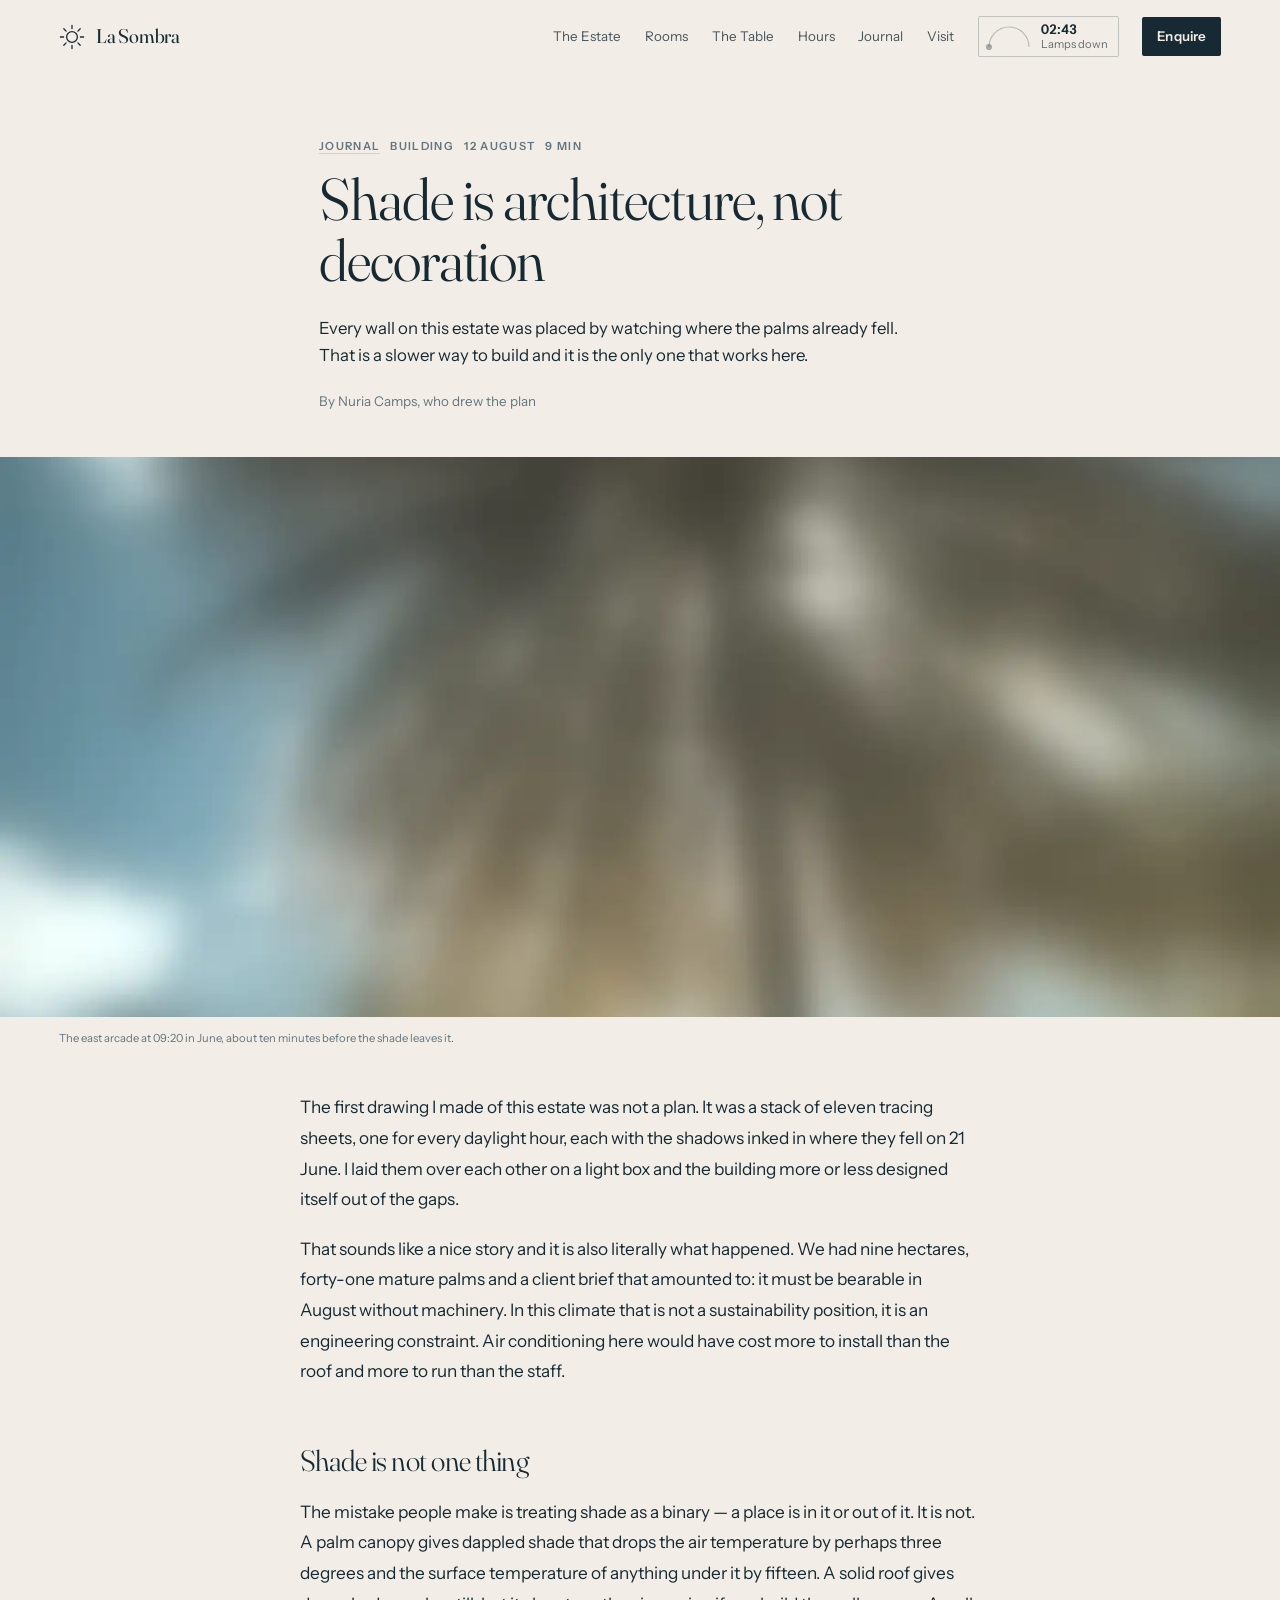
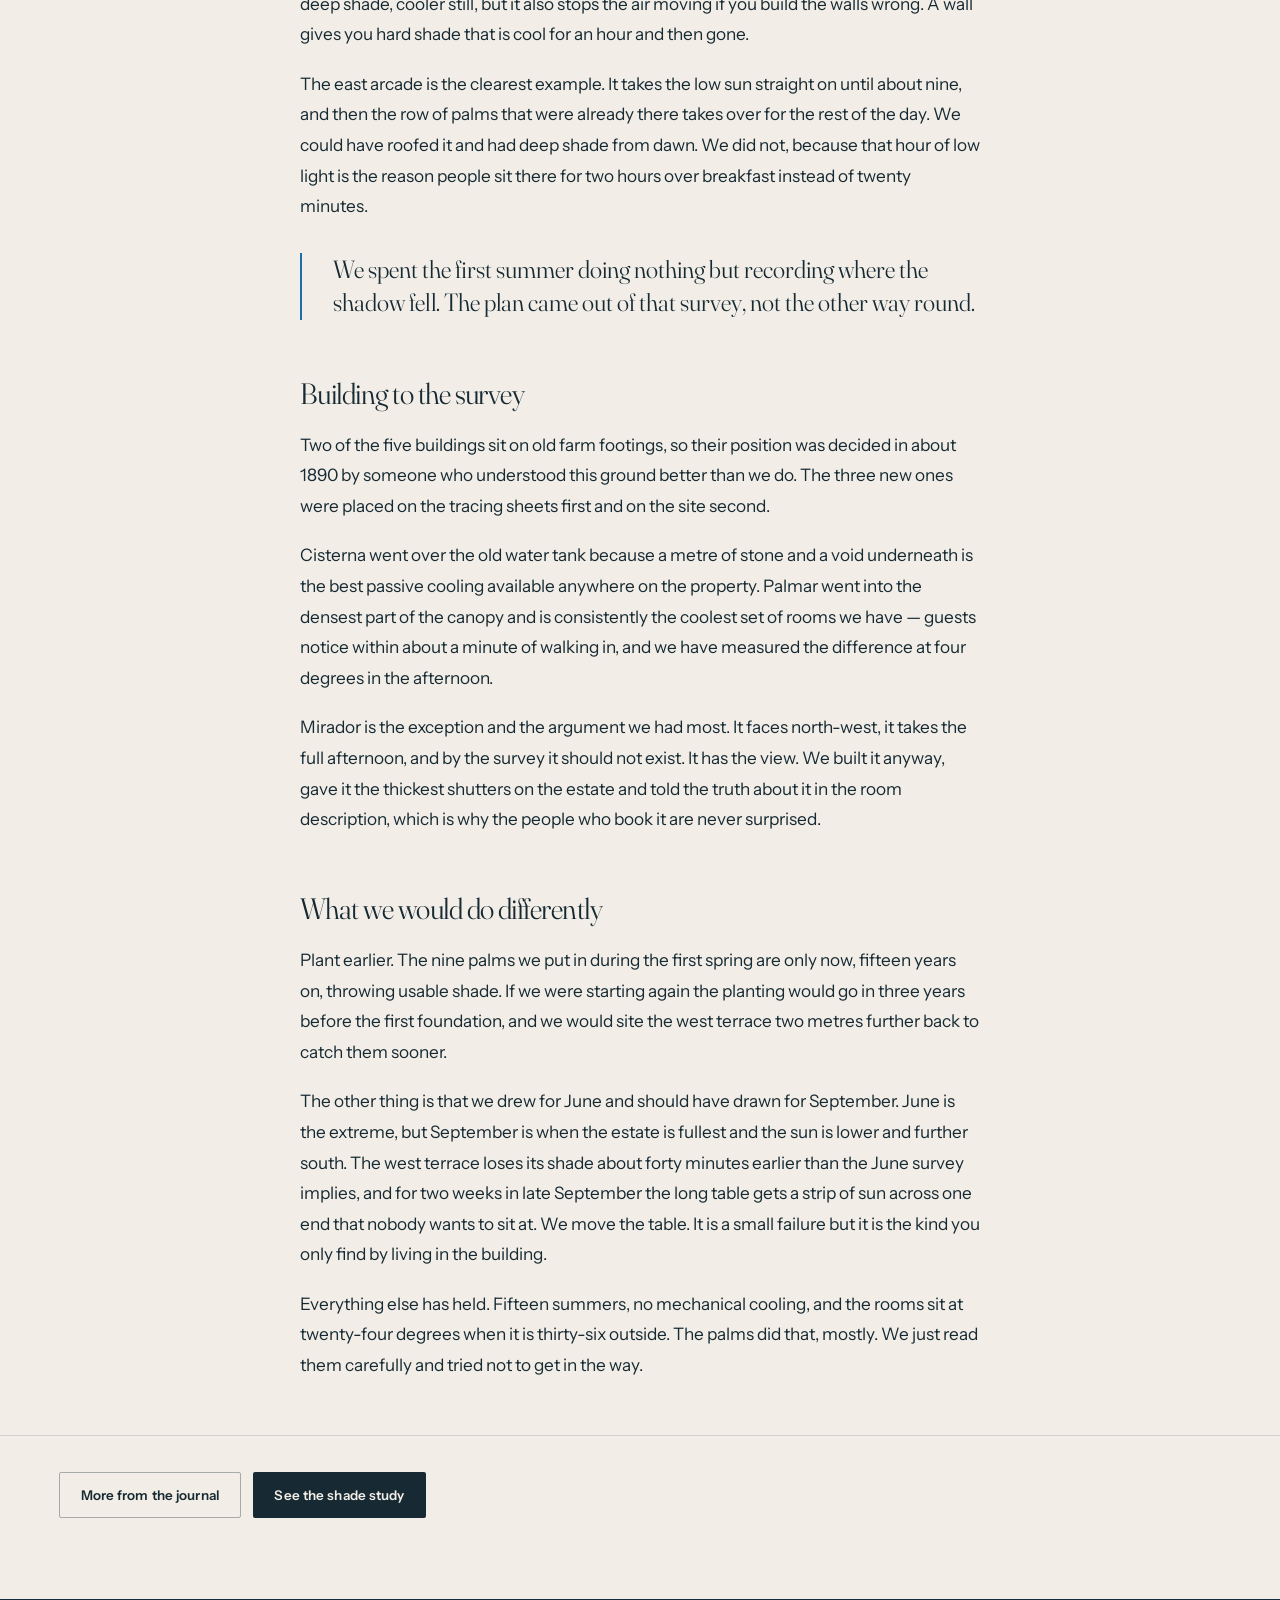
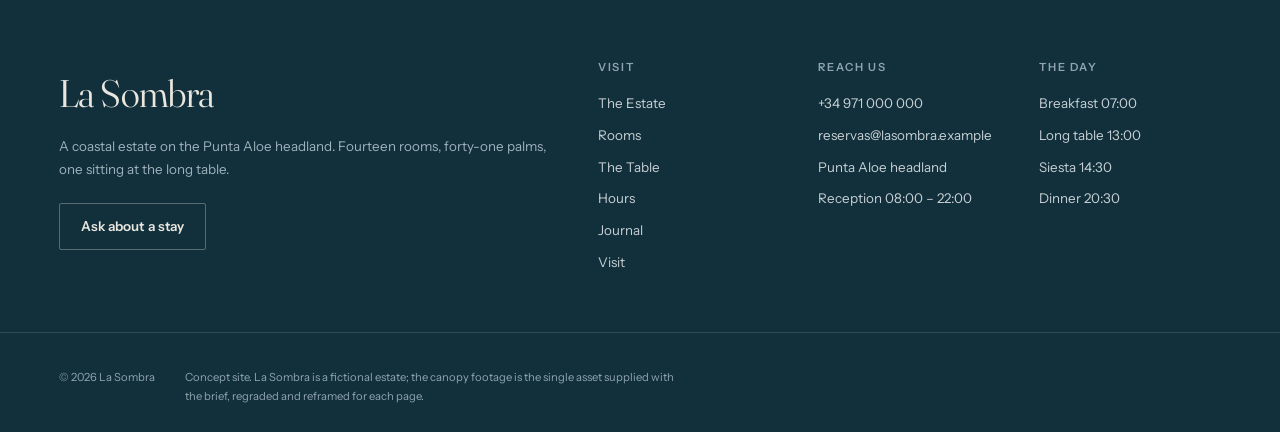
<file: journal-shade.html>
<!doctype html>
<html lang="en" class="no-js">
<head>
<meta charset="utf-8">
<meta name="viewport" content="width=device-width, initial-scale=1, viewport-fit=cover">
<title>Shade is architecture, not decoration — La Sombra</title>
<meta name="description" content="Every wall on this estate was placed by watching where the palms already fell. That is a slower way to build and it is the only one that works here.">
<meta name="theme-color" content="#F2EEE7">
<meta property="og:title" content="Shade is architecture, not decoration — La Sombra">
<meta property="og:description" content="Every wall on this estate was placed by watching where the palms already fell. That is a slower way to build and it is the only one that works here.">
<meta property="og:type" content="website">
<link rel="preload" href="assets/fonts/instrument-var.woff2" as="font" type="font/woff2" crossorigin>
<link rel="preload" href="assets/fonts/fraunces-var.woff2" as="font" type="font/woff2" crossorigin>
<link rel="stylesheet" href="assets/css/site.css">
<script>document.documentElement.className="js";</script>
</head>
<body class="" data-page="journal-shade">
<a class="skip" href="#main">Skip to content</a>

<header class="bar" id="bar">
  <a class="mark" href="index.html" aria-label="La Sombra, home">
    <svg class="mark__g" width="26" height="26" viewBox="0 0 26 26" aria-hidden="true" focusable="false">
      <circle cx="13" cy="13" r="5.4" fill="none" stroke="currentColor" stroke-width="1.3"/>
      <path d="M13 1.4v3.2M13 21.4v3.2M1.4 13h3.2M21.4 13h3.2M4.8 4.8l2.3 2.3M18.9 18.9l2.3 2.3M21.2 4.8l-2.3 2.3M7.1 18.9l-2.3 2.3"
            stroke="currentColor" stroke-width="1.3" stroke-linecap="round"/>
    </svg>
    <span class="mark__w">La&nbsp;Sombra</span>
  </a>

  <nav class="bar__nav" aria-label="Primary"><ul><li><a href="estate.html">The Estate</a></li><li><a href="rooms.html">Rooms</a></li><li><a href="table.html">The Table</a></li><li><a href="hours.html">Hours</a></li><li><a href="journal.html">Journal</a></li><li><a href="visit.html">Visit</a></li></ul></nav>

  <a class="dial" href="hours.html" id="dial" title="The estate's day">
    <svg class="dial__arc" width="46" height="26" viewBox="0 0 46 26" aria-hidden="true" focusable="false">
      <path d="M3 23a20 20 0 0 1 40 0" fill="none" stroke="currentColor" stroke-width="1.1" opacity=".28"/>
      <path id="dialTrack" d="M3 23a20 20 0 0 1 40 0" fill="none" stroke="currentColor" stroke-width="1.3"/>
      <circle id="dialSun" cx="3" cy="23" r="3.1" fill="currentColor"/>
    </svg>
    <span class="dial__t"><b id="dialTime">—</b><i id="dialNow">the estate's day</i></span>
  </a>

  <a class="btn btn--sm" href="visit.html#enquire">Enquire</a>

  <button class="burger" id="burger" aria-expanded="false" aria-controls="sheet" aria-label="Open menu">
    <span></span><span></span>
  </button>
</header>

<div class="sheet" id="sheet" hidden>
  <nav aria-label="Mobile"><ul><li><a href="estate.html"><span>The Estate</span></a></li><li><a href="rooms.html"><span>Rooms</span></a></li><li><a href="table.html"><span>The Table</span></a></li><li><a href="hours.html"><span>Hours</span></a></li><li><a href="journal.html"><span>Journal</span></a></li><li><a href="visit.html"><span>Visit</span></a></li></ul></nav>
  <a class="btn btn--block" href="visit.html#enquire">Enquire</a>
  <p class="sheet__c">+34 971 000 000<br>reservas@lasombra.example</p>
</div>

<main id="main">

<article class="art">
  <header class="wrap art__head">
    <p class="post__m reveal"><span><a href="journal.html">Journal</a></span><span>Building</span><span>12 August</span><span>9 min</span></p>
    <h1 class="reveal">Shade is architecture, not decoration</h1>
    <p class="lede reveal">Every wall on this estate was placed by watching where the palms already fell. That is a slower way to build and it is the only one that works here.</p>
    <p class="art__by reveal">By Nuria Camps, who drew the plan</p>
  </header>

  <div class="art__fig">
    <div class="art__figimg"></div>
    <p class="art__cap">The east arcade at 09:20 in June, about ten minutes before the shade leaves it.</p>
  </div>

  <div class="wrap art__body">
    <p>The first drawing I made of this estate was not a plan. It was a stack of eleven tracing
      sheets, one for every daylight hour, each with the shadows inked in where they fell on
      21 June. I laid them over each other on a light box and the building more or less designed
      itself out of the gaps.</p>

    <p>That sounds like a nice story and it is also literally what happened. We had nine hectares,
      forty-one mature palms and a client brief that amounted to: it must be bearable in August
      without machinery. In this climate that is not a sustainability position, it is an
      engineering constraint. Air conditioning here would have cost more to install than the
      roof and more to run than the staff.</p>

    <h2>Shade is not one thing</h2>

    <p>The mistake people make is treating shade as a binary — a place is in it or out of it.
      It is not. A palm canopy gives dappled shade that drops the air temperature by perhaps
      three degrees and the surface temperature of anything under it by fifteen. A solid roof
      gives deep shade, cooler still, but it also stops the air moving if you build the walls
      wrong. A wall gives you hard shade that is cool for an hour and then gone.</p>

    <p>The east arcade is the clearest example. It takes the low sun straight on until about
      nine, and then the row of palms that were already there takes over for the rest of the day.
      We could have roofed it and had deep shade from dawn. We did not, because that hour of low
      light is the reason people sit there for two hours over breakfast instead of twenty minutes.</p>

    <blockquote><p>We spent the first summer doing nothing but recording where the shadow fell.
      The plan came out of that survey, not the other way round.</p></blockquote>

    <h2>Building to the survey</h2>

    <p>Two of the five buildings sit on old farm footings, so their position was decided in
      about 1890 by someone who understood this ground better than we do. The three new ones
      were placed on the tracing sheets first and on the site second.</p>

    <p>Cisterna went over the old water tank because a metre of stone and a void underneath is
      the best passive cooling available anywhere on the property. Palmar went into the densest
      part of the canopy and is consistently the coolest set of rooms we have — guests notice
      within about a minute of walking in, and we have measured the difference at four degrees
      in the afternoon.</p>

    <p>Mirador is the exception and the argument we had most. It faces north-west, it takes the
      full afternoon, and by the survey it should not exist. It has the view. We built it anyway,
      gave it the thickest shutters on the estate and told the truth about it in the room
      description, which is why the people who book it are never surprised.</p>

    <h2>What we would do differently</h2>

    <p>Plant earlier. The nine palms we put in during the first spring are only now, fifteen
      years on, throwing usable shade. If we were starting again the planting would go in three
      years before the first foundation, and we would site the west terrace two metres further
      back to catch them sooner.</p>

    <p>The other thing is that we drew for June and should have drawn for September. June is the
      extreme, but September is when the estate is fullest and the sun is lower and further
      south. The west terrace loses its shade about forty minutes earlier than the June survey
      implies, and for two weeks in late September the long table gets a strip of sun across
      one end that nobody wants to sit at. We move the table. It is a small failure but it is
      the kind you only find by living in the building.</p>

    <p>Everything else has held. Fifteen summers, no mechanical cooling, and the rooms sit at
      twenty-four degrees when it is thirty-six outside. The palms did that, mostly. We just
      read them carefully and tried not to get in the way.</p>
  </div>

  <div class="wrap art__foot">
    <a class="btn btn--line" href="journal.html">More from the journal</a>
    <a class="btn" href="estate.html#shade-study">See the shade study</a>
  </div>
</article>

</main>

<footer class="foot">
  <div class="wrap foot__top">
    <div class="foot__brand">
      <p class="foot__mk">La Sombra</p>
      <p class="foot__tag">A coastal estate on the Punta Aloe headland. Fourteen rooms, forty-one palms,<br>one sitting at the long table.</p>
      <a class="btn btn--ghost" href="visit.html#enquire">Ask about a stay</a>
    </div>
    <div class="foot__cols">
      <div><h2>Visit</h2><ul><li><a href="estate.html">The Estate</a></li><li><a href="rooms.html">Rooms</a></li><li><a href="table.html">The Table</a></li><li><a href="hours.html">Hours</a></li><li><a href="journal.html">Journal</a></li><li><a href="visit.html">Visit</a></li></ul></div>
      <div><h2>Reach us</h2><ul>
        <li><a href="tel:+34971000000">+34 971 000 000</a></li>
        <li><a href="mailto:reservas@lasombra.example">reservas@lasombra.example</a></li>
        <li><span>Punta Aloe headland</span></li>
        <li><span>Reception 08:00 – 22:00</span></li>
      </ul></div>
      <div><h2>The day</h2><ul>
        <li><span>Breakfast 07:00</span></li>
        <li><span>Long table 13:00</span></li>
        <li><span>Siesta 14:30</span></li>
        <li><span>Dinner 20:30</span></li>
      </ul></div>
    </div>
  </div>
  <div class="wrap foot__base">
    <p>© 2026 La Sombra</p>
    <p class="foot__fine">Concept site. La Sombra is a fictional estate; the canopy
      footage is the single asset supplied with the brief, regraded and reframed for each page.</p>
  </div>
</footer>

<script src="assets/js/site.js" defer></script>
</body>
</html>
</file>
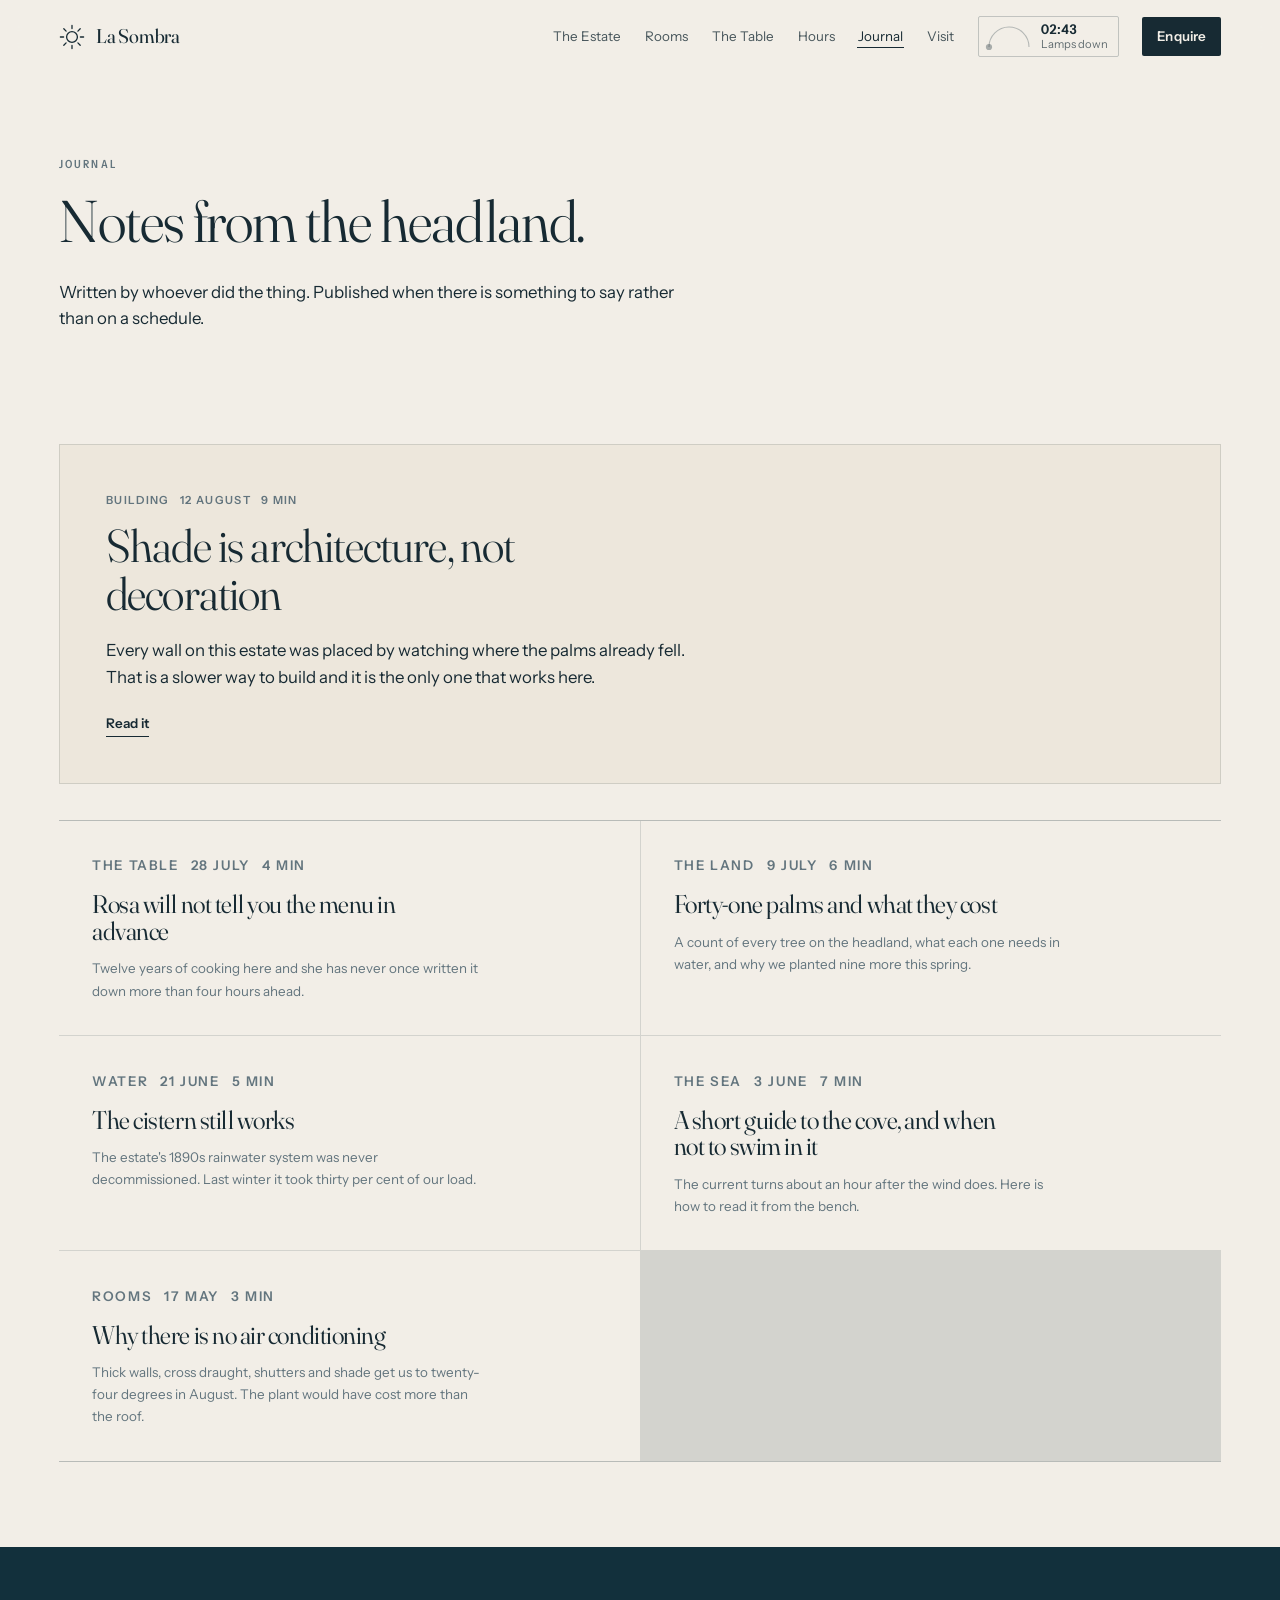
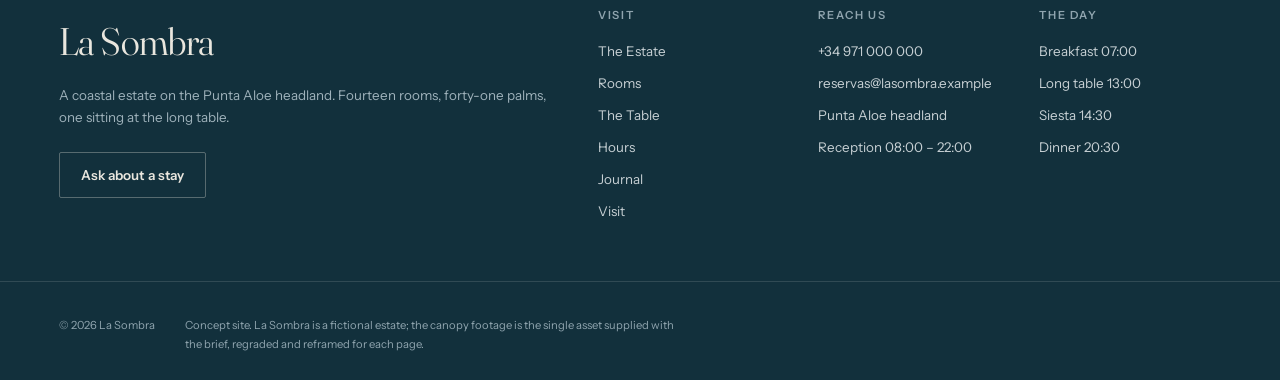
<file: journal.html>
<!doctype html>
<html lang="en" class="no-js">
<head>
<meta charset="utf-8">
<meta name="viewport" content="width=device-width, initial-scale=1, viewport-fit=cover">
<title>Journal — La Sombra</title>
<meta name="description" content="Notes from the estate: building in the shade, the kitchen, the water, and the sea.">
<meta name="theme-color" content="#F2EEE7">
<meta property="og:title" content="Journal — La Sombra">
<meta property="og:description" content="Notes from the estate: building in the shade, the kitchen, the water, and the sea.">
<meta property="og:type" content="website">
<link rel="preload" href="assets/fonts/instrument-var.woff2" as="font" type="font/woff2" crossorigin>
<link rel="preload" href="assets/fonts/fraunces-var.woff2" as="font" type="font/woff2" crossorigin>
<link rel="stylesheet" href="assets/css/site.css">
<script>document.documentElement.className="js";</script>
</head>
<body class="" data-page="journal">
<a class="skip" href="#main">Skip to content</a>

<header class="bar" id="bar">
  <a class="mark" href="index.html" aria-label="La Sombra, home">
    <svg class="mark__g" width="26" height="26" viewBox="0 0 26 26" aria-hidden="true" focusable="false">
      <circle cx="13" cy="13" r="5.4" fill="none" stroke="currentColor" stroke-width="1.3"/>
      <path d="M13 1.4v3.2M13 21.4v3.2M1.4 13h3.2M21.4 13h3.2M4.8 4.8l2.3 2.3M18.9 18.9l2.3 2.3M21.2 4.8l-2.3 2.3M7.1 18.9l-2.3 2.3"
            stroke="currentColor" stroke-width="1.3" stroke-linecap="round"/>
    </svg>
    <span class="mark__w">La&nbsp;Sombra</span>
  </a>

  <nav class="bar__nav" aria-label="Primary"><ul><li><a href="estate.html">The Estate</a></li><li><a href="rooms.html">Rooms</a></li><li><a href="table.html">The Table</a></li><li><a href="hours.html">Hours</a></li><li><a href="journal.html" aria-current="page">Journal</a></li><li><a href="visit.html">Visit</a></li></ul></nav>

  <a class="dial" href="hours.html" id="dial" title="The estate's day">
    <svg class="dial__arc" width="46" height="26" viewBox="0 0 46 26" aria-hidden="true" focusable="false">
      <path d="M3 23a20 20 0 0 1 40 0" fill="none" stroke="currentColor" stroke-width="1.1" opacity=".28"/>
      <path id="dialTrack" d="M3 23a20 20 0 0 1 40 0" fill="none" stroke="currentColor" stroke-width="1.3"/>
      <circle id="dialSun" cx="3" cy="23" r="3.1" fill="currentColor"/>
    </svg>
    <span class="dial__t"><b id="dialTime">—</b><i id="dialNow">the estate's day</i></span>
  </a>

  <a class="btn btn--sm" href="visit.html#enquire">Enquire</a>

  <button class="burger" id="burger" aria-expanded="false" aria-controls="sheet" aria-label="Open menu">
    <span></span><span></span>
  </button>
</header>

<div class="sheet" id="sheet" hidden>
  <nav aria-label="Mobile"><ul><li><a href="estate.html"><span>The Estate</span></a></li><li><a href="rooms.html"><span>Rooms</span></a></li><li><a href="table.html"><span>The Table</span></a></li><li><a href="hours.html"><span>Hours</span></a></li><li><a href="journal.html"><span>Journal</span></a></li><li><a href="visit.html"><span>Visit</span></a></li></ul></nav>
  <a class="btn btn--block" href="visit.html#enquire">Enquire</a>
  <p class="sheet__c">+34 971 000 000<br>reservas@lasombra.example</p>
</div>

<main id="main">
<section class="phead phead--light">
  
  <div class="wrap phead__in">
    <p class="eyebrow reveal">Journal</p>
    <h1 class="phead__h reveal">Notes from the headland.</h1>
    <p class="lede reveal">Written by whoever did the thing. Published when there is something to say rather than on a schedule.</p>
    
  </div>
</section>
<section class="band band--sun band--tight">
  <div class="wrap">
    <a class="feature reveal" href="journal-shade.html">
      <p class="post__m"><span>Building</span><span>12 August</span><span>9 min</span></p>
      <h2>Shade is architecture, not decoration</h2>
      <p class="lede">Every wall on this estate was placed by watching where the palms already fell. That is a slower way to build and it is the only one that works here.</p>
      <span class="feature__go">Read it</span>
    </a>
    <div class="posts">
    <article class="post reveal">
      <p class="post__m"><span>The Table</span><span>28 July</span><span>4 min</span></p>
      <h2>Rosa will not tell you the menu in advance</h2>
      <p>Twelve years of cooking here and she has never once written it down more than four hours ahead.</p>
    </article>
    <article class="post reveal">
      <p class="post__m"><span>The Land</span><span>9 July</span><span>6 min</span></p>
      <h2>Forty-one palms and what they cost</h2>
      <p>A count of every tree on the headland, what each one needs in water, and why we planted nine more this spring.</p>
    </article>
    <article class="post reveal">
      <p class="post__m"><span>Water</span><span>21 June</span><span>5 min</span></p>
      <h2>The cistern still works</h2>
      <p>The estate's 1890s rainwater system was never decommissioned. Last winter it took thirty per cent of our load.</p>
    </article>
    <article class="post reveal">
      <p class="post__m"><span>The Sea</span><span>3 June</span><span>7 min</span></p>
      <h2>A short guide to the cove, and when not to swim in it</h2>
      <p>The current turns about an hour after the wind does. Here is how to read it from the bench.</p>
    </article>
    <article class="post reveal">
      <p class="post__m"><span>Rooms</span><span>17 May</span><span>3 min</span></p>
      <h2>Why there is no air conditioning</h2>
      <p>Thick walls, cross draught, shutters and shade get us to twenty-four degrees in August. The plant would have cost more than the roof.</p>
    </article></div>
  </div>
</section>

</main>

<footer class="foot">
  <div class="wrap foot__top">
    <div class="foot__brand">
      <p class="foot__mk">La Sombra</p>
      <p class="foot__tag">A coastal estate on the Punta Aloe headland. Fourteen rooms, forty-one palms,<br>one sitting at the long table.</p>
      <a class="btn btn--ghost" href="visit.html#enquire">Ask about a stay</a>
    </div>
    <div class="foot__cols">
      <div><h2>Visit</h2><ul><li><a href="estate.html">The Estate</a></li><li><a href="rooms.html">Rooms</a></li><li><a href="table.html">The Table</a></li><li><a href="hours.html">Hours</a></li><li><a href="journal.html">Journal</a></li><li><a href="visit.html">Visit</a></li></ul></div>
      <div><h2>Reach us</h2><ul>
        <li><a href="tel:+34971000000">+34 971 000 000</a></li>
        <li><a href="mailto:reservas@lasombra.example">reservas@lasombra.example</a></li>
        <li><span>Punta Aloe headland</span></li>
        <li><span>Reception 08:00 – 22:00</span></li>
      </ul></div>
      <div><h2>The day</h2><ul>
        <li><span>Breakfast 07:00</span></li>
        <li><span>Long table 13:00</span></li>
        <li><span>Siesta 14:30</span></li>
        <li><span>Dinner 20:30</span></li>
      </ul></div>
    </div>
  </div>
  <div class="wrap foot__base">
    <p>© 2026 La Sombra</p>
    <p class="foot__fine">Concept site. La Sombra is a fictional estate; the canopy
      footage is the single asset supplied with the brief, regraded and reframed for each page.</p>
  </div>
</footer>

<script src="assets/js/site.js" defer></script>
</body>
</html>
</file>
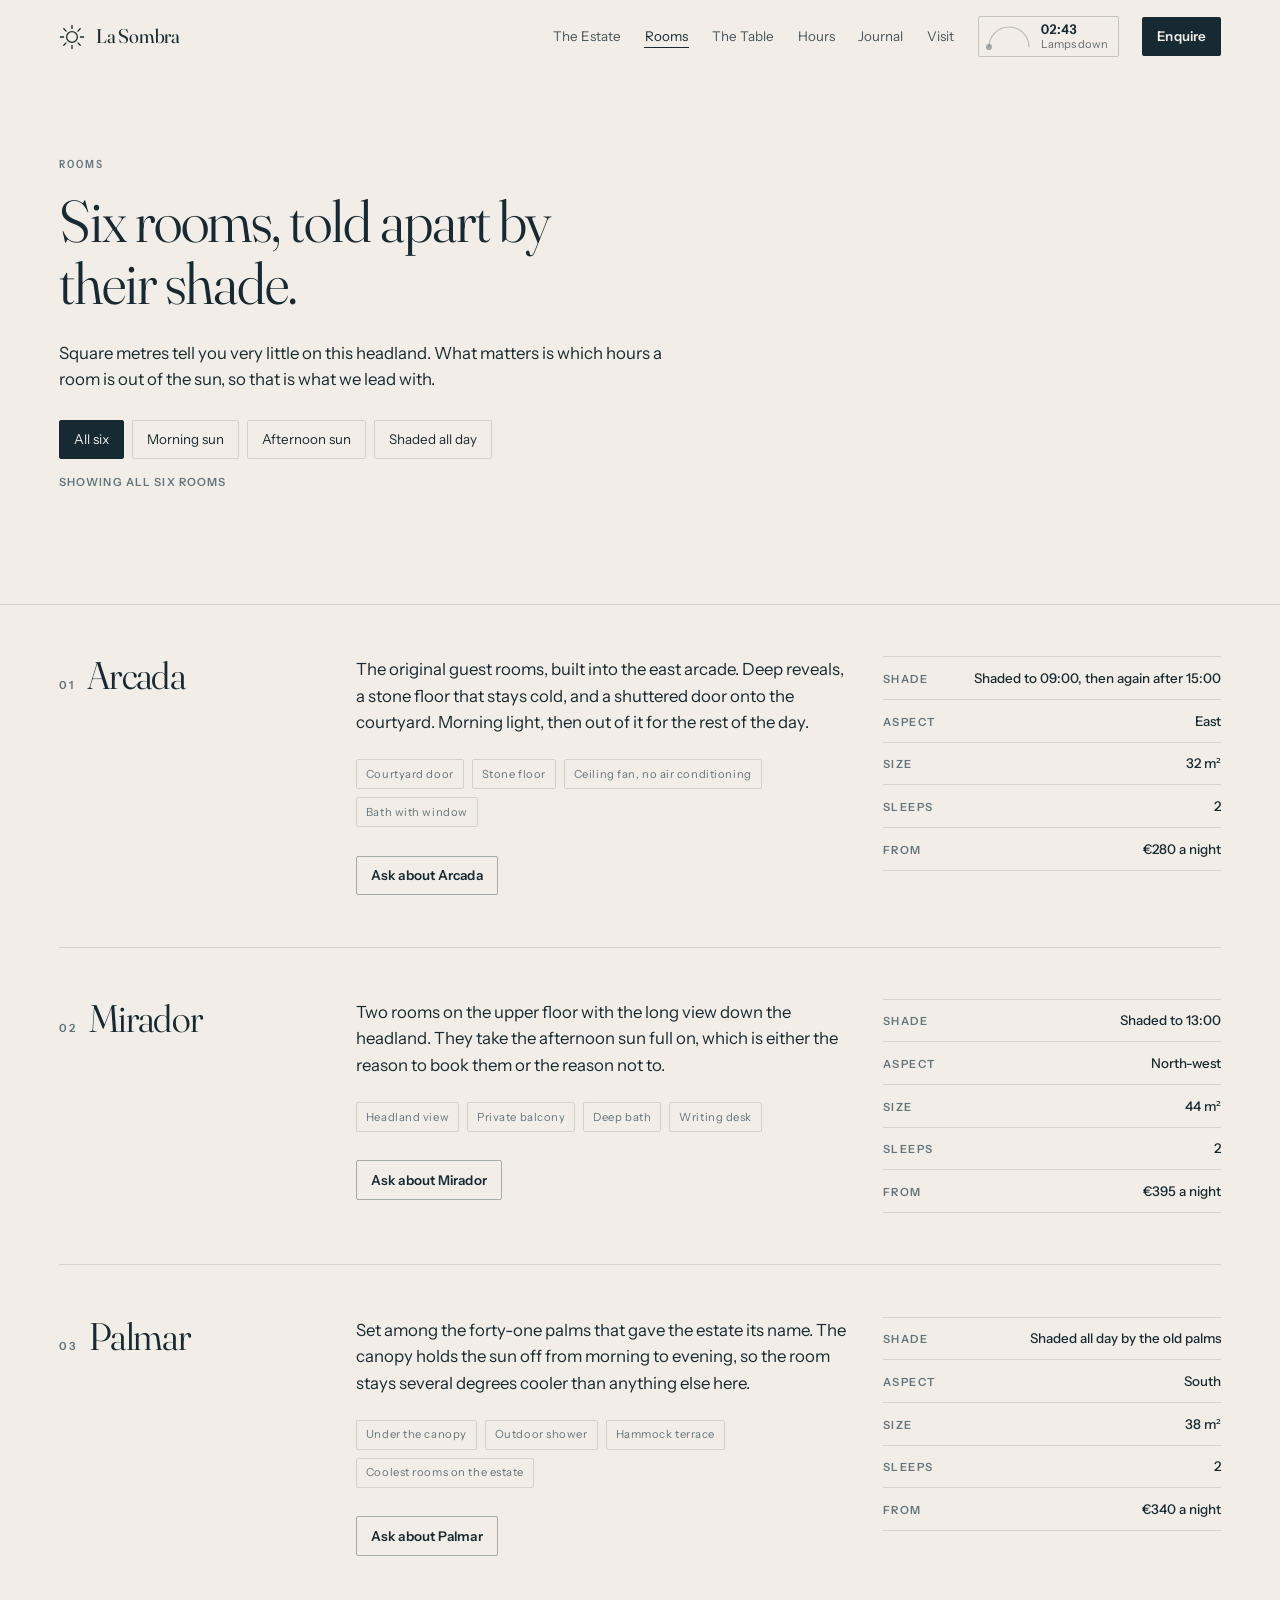
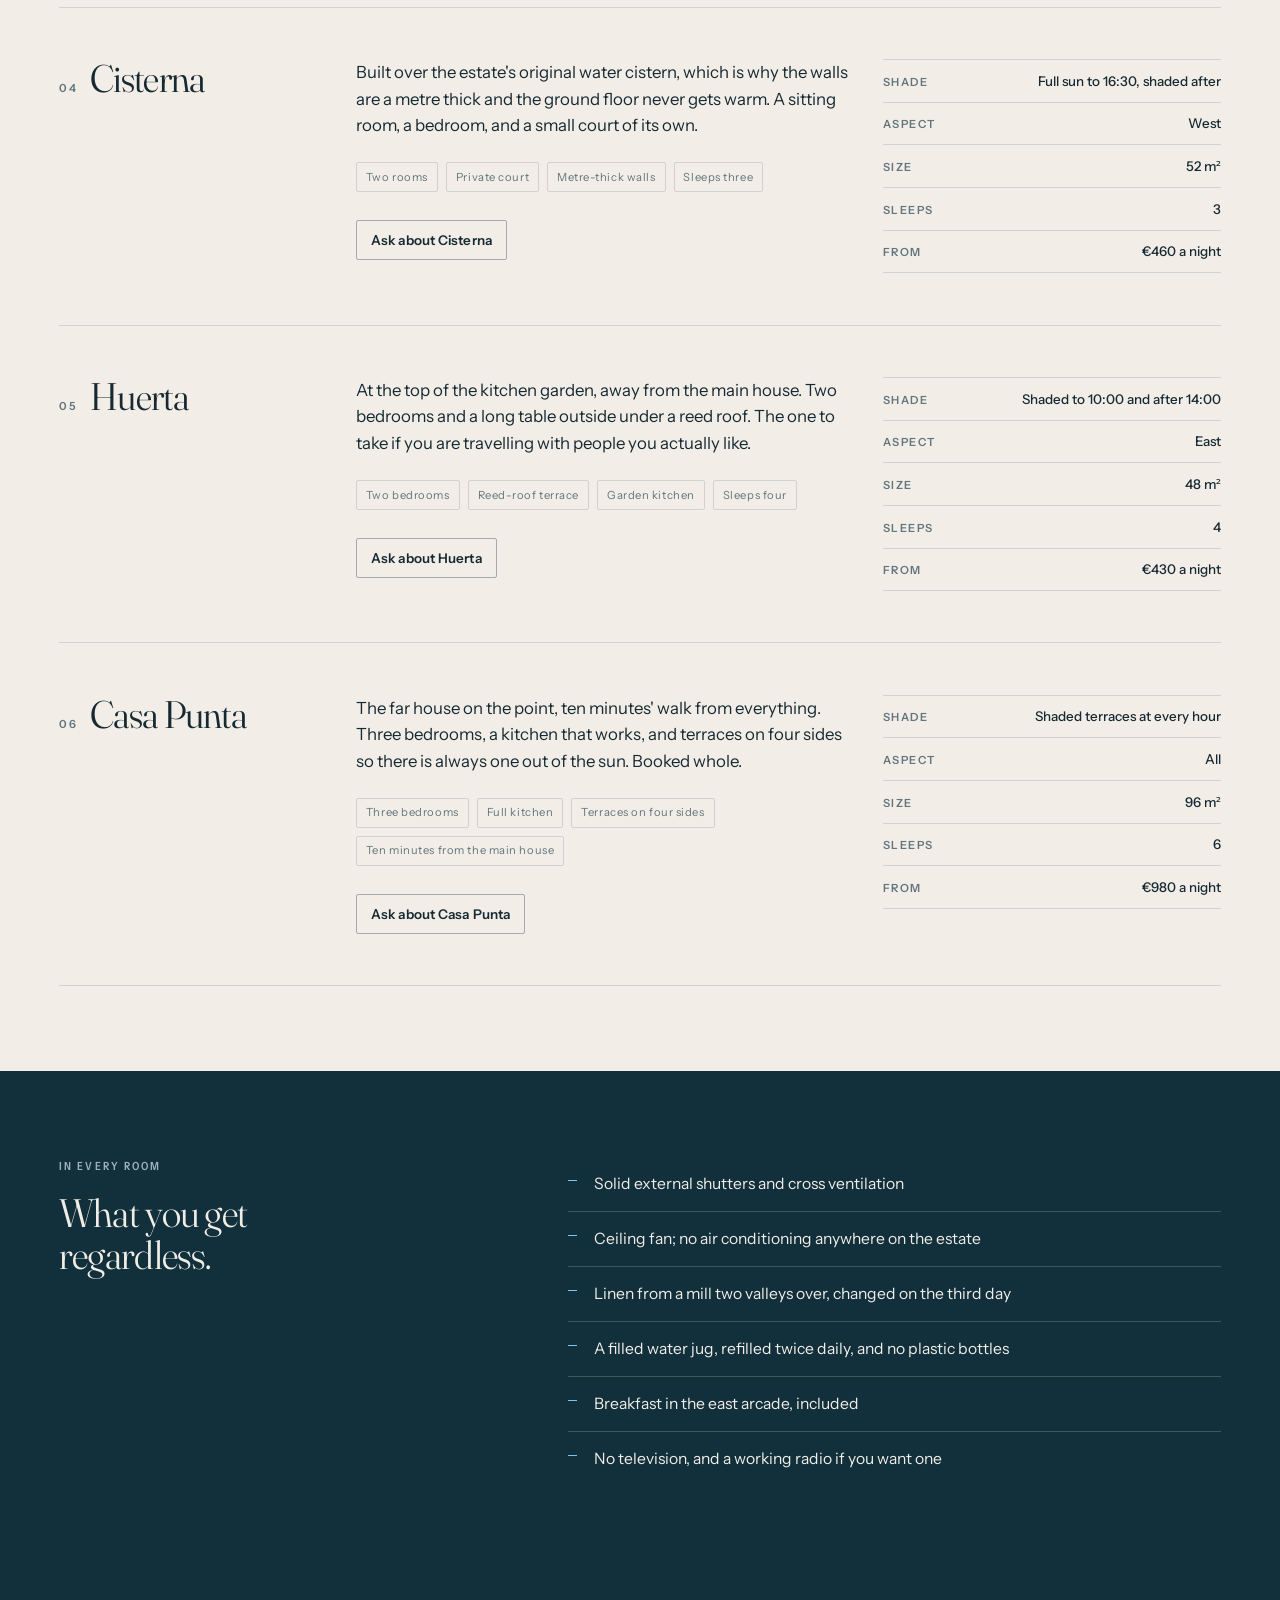
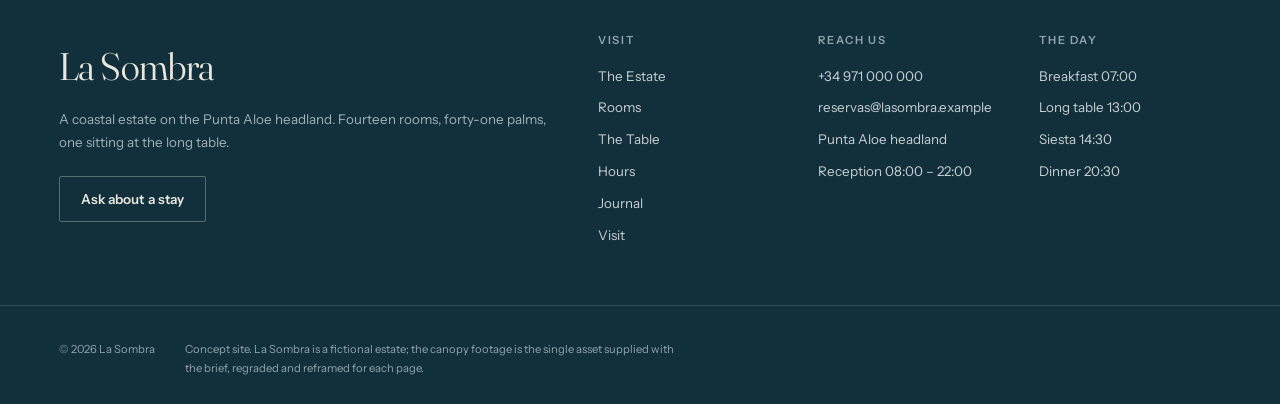
<file: rooms.html>
<!doctype html>
<html lang="en" class="no-js">
<head>
<meta charset="utf-8">
<meta name="viewport" content="width=device-width, initial-scale=1, viewport-fit=cover">
<title>Rooms — La Sombra</title>
<meta name="description" content="Six kinds of room across five buildings, each described by the hours it is out of the sun.">
<meta name="theme-color" content="#F2EEE7">
<meta property="og:title" content="Rooms — La Sombra">
<meta property="og:description" content="Six kinds of room across five buildings, each described by the hours it is out of the sun.">
<meta property="og:type" content="website">
<link rel="preload" href="assets/fonts/instrument-var.woff2" as="font" type="font/woff2" crossorigin>
<link rel="preload" href="assets/fonts/fraunces-var.woff2" as="font" type="font/woff2" crossorigin>
<link rel="stylesheet" href="assets/css/site.css">
<script>document.documentElement.className="js";</script>
</head>
<body class="" data-page="rooms">
<a class="skip" href="#main">Skip to content</a>

<header class="bar" id="bar">
  <a class="mark" href="index.html" aria-label="La Sombra, home">
    <svg class="mark__g" width="26" height="26" viewBox="0 0 26 26" aria-hidden="true" focusable="false">
      <circle cx="13" cy="13" r="5.4" fill="none" stroke="currentColor" stroke-width="1.3"/>
      <path d="M13 1.4v3.2M13 21.4v3.2M1.4 13h3.2M21.4 13h3.2M4.8 4.8l2.3 2.3M18.9 18.9l2.3 2.3M21.2 4.8l-2.3 2.3M7.1 18.9l-2.3 2.3"
            stroke="currentColor" stroke-width="1.3" stroke-linecap="round"/>
    </svg>
    <span class="mark__w">La&nbsp;Sombra</span>
  </a>

  <nav class="bar__nav" aria-label="Primary"><ul><li><a href="estate.html">The Estate</a></li><li><a href="rooms.html" aria-current="page">Rooms</a></li><li><a href="table.html">The Table</a></li><li><a href="hours.html">Hours</a></li><li><a href="journal.html">Journal</a></li><li><a href="visit.html">Visit</a></li></ul></nav>

  <a class="dial" href="hours.html" id="dial" title="The estate's day">
    <svg class="dial__arc" width="46" height="26" viewBox="0 0 46 26" aria-hidden="true" focusable="false">
      <path d="M3 23a20 20 0 0 1 40 0" fill="none" stroke="currentColor" stroke-width="1.1" opacity=".28"/>
      <path id="dialTrack" d="M3 23a20 20 0 0 1 40 0" fill="none" stroke="currentColor" stroke-width="1.3"/>
      <circle id="dialSun" cx="3" cy="23" r="3.1" fill="currentColor"/>
    </svg>
    <span class="dial__t"><b id="dialTime">—</b><i id="dialNow">the estate's day</i></span>
  </a>

  <a class="btn btn--sm" href="visit.html#enquire">Enquire</a>

  <button class="burger" id="burger" aria-expanded="false" aria-controls="sheet" aria-label="Open menu">
    <span></span><span></span>
  </button>
</header>

<div class="sheet" id="sheet" hidden>
  <nav aria-label="Mobile"><ul><li><a href="estate.html"><span>The Estate</span></a></li><li><a href="rooms.html"><span>Rooms</span></a></li><li><a href="table.html"><span>The Table</span></a></li><li><a href="hours.html"><span>Hours</span></a></li><li><a href="journal.html"><span>Journal</span></a></li><li><a href="visit.html"><span>Visit</span></a></li></ul></nav>
  <a class="btn btn--block" href="visit.html#enquire">Enquire</a>
  <p class="sheet__c">+34 971 000 000<br>reservas@lasombra.example</p>
</div>

<main id="main">
<section class="phead phead--light">
  
  <div class="wrap phead__in">
    <p class="eyebrow reveal">Rooms</p>
    <h1 class="phead__h reveal">Six rooms, told apart by their shade.</h1>
    <p class="lede reveal">Square metres tell you very little on this headland. What matters is which hours a room is out of the sun, so that is what we lead with.</p>
    <div class="filter" role="group" aria-label="Filter rooms by aspect">
      <button type="button" class="filter__b is-on" data-f="all" aria-pressed="true">All six</button>
      <button type="button" class="filter__b" data-f="east" aria-pressed="false">Morning sun</button>
      <button type="button" class="filter__b" data-f="west" aria-pressed="false">Afternoon sun</button>
      <button type="button" class="filter__b" data-f="south" aria-pressed="false">Shaded all day</button>
    </div>
    <p class="filter__count" id="filterCount" aria-live="polite">Showing all six rooms</p>
  </div>
</section>
<section class="band band--sun band--tight">
  <div class="wrap rooms">
    <article class="room" id="arcada" data-aspect="east">
      <div class="room__id"><span class="room__n">01</span><h2>Arcada</h2></div>
      <div class="room__body">
        <p class="lede">The original guest rooms, built into the east arcade. Deep reveals, a stone floor that stays cold, and a shuttered door onto the courtyard. Morning light, then out of it for the rest of the day.</p>
        <ul class="room__f"><li>Courtyard door</li><li>Stone floor</li><li>Ceiling fan, no air conditioning</li><li>Bath with window</li></ul>
        <p class="room__cta"><a class="btn btn--line btn--sm" href="visit.html#enquire">Ask about Arcada</a></p>
      </div>
      <dl class="room__m">
        <div><dt>Shade</dt><dd>Shaded to 09:00, then again after 15:00</dd></div>
        <div><dt>Aspect</dt><dd>East</dd></div>
        <div><dt>Size</dt><dd>32 m²</dd></div>
        <div><dt>Sleeps</dt><dd>2</dd></div>
        <div><dt>From</dt><dd>€280 a night</dd></div>
      </dl>
    </article>
    <article class="room" id="mirador" data-aspect="north-west">
      <div class="room__id"><span class="room__n">02</span><h2>Mirador</h2></div>
      <div class="room__body">
        <p class="lede">Two rooms on the upper floor with the long view down the headland. They take the afternoon sun full on, which is either the reason to book them or the reason not to.</p>
        <ul class="room__f"><li>Headland view</li><li>Private balcony</li><li>Deep bath</li><li>Writing desk</li></ul>
        <p class="room__cta"><a class="btn btn--line btn--sm" href="visit.html#enquire">Ask about Mirador</a></p>
      </div>
      <dl class="room__m">
        <div><dt>Shade</dt><dd>Shaded to 13:00</dd></div>
        <div><dt>Aspect</dt><dd>North-west</dd></div>
        <div><dt>Size</dt><dd>44 m²</dd></div>
        <div><dt>Sleeps</dt><dd>2</dd></div>
        <div><dt>From</dt><dd>€395 a night</dd></div>
      </dl>
    </article>
    <article class="room" id="palmar" data-aspect="south">
      <div class="room__id"><span class="room__n">03</span><h2>Palmar</h2></div>
      <div class="room__body">
        <p class="lede">Set among the forty-one palms that gave the estate its name. The canopy holds the sun off from morning to evening, so the room stays several degrees cooler than anything else here.</p>
        <ul class="room__f"><li>Under the canopy</li><li>Outdoor shower</li><li>Hammock terrace</li><li>Coolest rooms on the estate</li></ul>
        <p class="room__cta"><a class="btn btn--line btn--sm" href="visit.html#enquire">Ask about Palmar</a></p>
      </div>
      <dl class="room__m">
        <div><dt>Shade</dt><dd>Shaded all day by the old palms</dd></div>
        <div><dt>Aspect</dt><dd>South</dd></div>
        <div><dt>Size</dt><dd>38 m²</dd></div>
        <div><dt>Sleeps</dt><dd>2</dd></div>
        <div><dt>From</dt><dd>€340 a night</dd></div>
      </dl>
    </article>
    <article class="room" id="cisterna" data-aspect="west">
      <div class="room__id"><span class="room__n">04</span><h2>Cisterna</h2></div>
      <div class="room__body">
        <p class="lede">Built over the estate's original water cistern, which is why the walls are a metre thick and the ground floor never gets warm. A sitting room, a bedroom, and a small court of its own.</p>
        <ul class="room__f"><li>Two rooms</li><li>Private court</li><li>Metre-thick walls</li><li>Sleeps three</li></ul>
        <p class="room__cta"><a class="btn btn--line btn--sm" href="visit.html#enquire">Ask about Cisterna</a></p>
      </div>
      <dl class="room__m">
        <div><dt>Shade</dt><dd>Full sun to 16:30, shaded after</dd></div>
        <div><dt>Aspect</dt><dd>West</dd></div>
        <div><dt>Size</dt><dd>52 m²</dd></div>
        <div><dt>Sleeps</dt><dd>3</dd></div>
        <div><dt>From</dt><dd>€460 a night</dd></div>
      </dl>
    </article>
    <article class="room" id="huerta" data-aspect="east">
      <div class="room__id"><span class="room__n">05</span><h2>Huerta</h2></div>
      <div class="room__body">
        <p class="lede">At the top of the kitchen garden, away from the main house. Two bedrooms and a long table outside under a reed roof. The one to take if you are travelling with people you actually like.</p>
        <ul class="room__f"><li>Two bedrooms</li><li>Reed-roof terrace</li><li>Garden kitchen</li><li>Sleeps four</li></ul>
        <p class="room__cta"><a class="btn btn--line btn--sm" href="visit.html#enquire">Ask about Huerta</a></p>
      </div>
      <dl class="room__m">
        <div><dt>Shade</dt><dd>Shaded to 10:00 and after 14:00</dd></div>
        <div><dt>Aspect</dt><dd>East</dd></div>
        <div><dt>Size</dt><dd>48 m²</dd></div>
        <div><dt>Sleeps</dt><dd>4</dd></div>
        <div><dt>From</dt><dd>€430 a night</dd></div>
      </dl>
    </article>
    <article class="room" id="casa-punta" data-aspect="all">
      <div class="room__id"><span class="room__n">06</span><h2>Casa Punta</h2></div>
      <div class="room__body">
        <p class="lede">The far house on the point, ten minutes' walk from everything. Three bedrooms, a kitchen that works, and terraces on four sides so there is always one out of the sun. Booked whole.</p>
        <ul class="room__f"><li>Three bedrooms</li><li>Full kitchen</li><li>Terraces on four sides</li><li>Ten minutes from the main house</li></ul>
        <p class="room__cta"><a class="btn btn--line btn--sm" href="visit.html#enquire">Ask about Casa Punta</a></p>
      </div>
      <dl class="room__m">
        <div><dt>Shade</dt><dd>Shaded terraces at every hour</dd></div>
        <div><dt>Aspect</dt><dd>All</dd></div>
        <div><dt>Size</dt><dd>96 m²</dd></div>
        <div><dt>Sleeps</dt><dd>6</dd></div>
        <div><dt>From</dt><dd>€980 a night</dd></div>
      </dl>
    </article></div>
</section>

<section class="band band--shade">
  <div class="wrap two">
    <div class="two__l"><p class="eyebrow reveal">In every room</p><h2 class="reveal">What you get regardless.</h2></div>
    <div class="two__r">
      <ul class="ticks reveal">
        <li>Solid external shutters and cross ventilation</li>
        <li>Ceiling fan; no air conditioning anywhere on the estate</li>
        <li>Linen from a mill two valleys over, changed on the third day</li>
        <li>A filled water jug, refilled twice daily, and no plastic bottles</li>
        <li>Breakfast in the east arcade, included</li>
        <li>No television, and a working radio if you want one</li>
      </ul>
    </div>
  </div>
</section>

</main>

<footer class="foot">
  <div class="wrap foot__top">
    <div class="foot__brand">
      <p class="foot__mk">La Sombra</p>
      <p class="foot__tag">A coastal estate on the Punta Aloe headland. Fourteen rooms, forty-one palms,<br>one sitting at the long table.</p>
      <a class="btn btn--ghost" href="visit.html#enquire">Ask about a stay</a>
    </div>
    <div class="foot__cols">
      <div><h2>Visit</h2><ul><li><a href="estate.html">The Estate</a></li><li><a href="rooms.html">Rooms</a></li><li><a href="table.html">The Table</a></li><li><a href="hours.html">Hours</a></li><li><a href="journal.html">Journal</a></li><li><a href="visit.html">Visit</a></li></ul></div>
      <div><h2>Reach us</h2><ul>
        <li><a href="tel:+34971000000">+34 971 000 000</a></li>
        <li><a href="mailto:reservas@lasombra.example">reservas@lasombra.example</a></li>
        <li><span>Punta Aloe headland</span></li>
        <li><span>Reception 08:00 – 22:00</span></li>
      </ul></div>
      <div><h2>The day</h2><ul>
        <li><span>Breakfast 07:00</span></li>
        <li><span>Long table 13:00</span></li>
        <li><span>Siesta 14:30</span></li>
        <li><span>Dinner 20:30</span></li>
      </ul></div>
    </div>
  </div>
  <div class="wrap foot__base">
    <p>© 2026 La Sombra</p>
    <p class="foot__fine">Concept site. La Sombra is a fictional estate; the canopy
      footage is the single asset supplied with the brief, regraded and reframed for each page.</p>
  </div>
</footer>

<script src="assets/js/site.js" defer></script>
<script>window.SOMBRA_FILTER=1;</script>
</body>
</html>
</file>
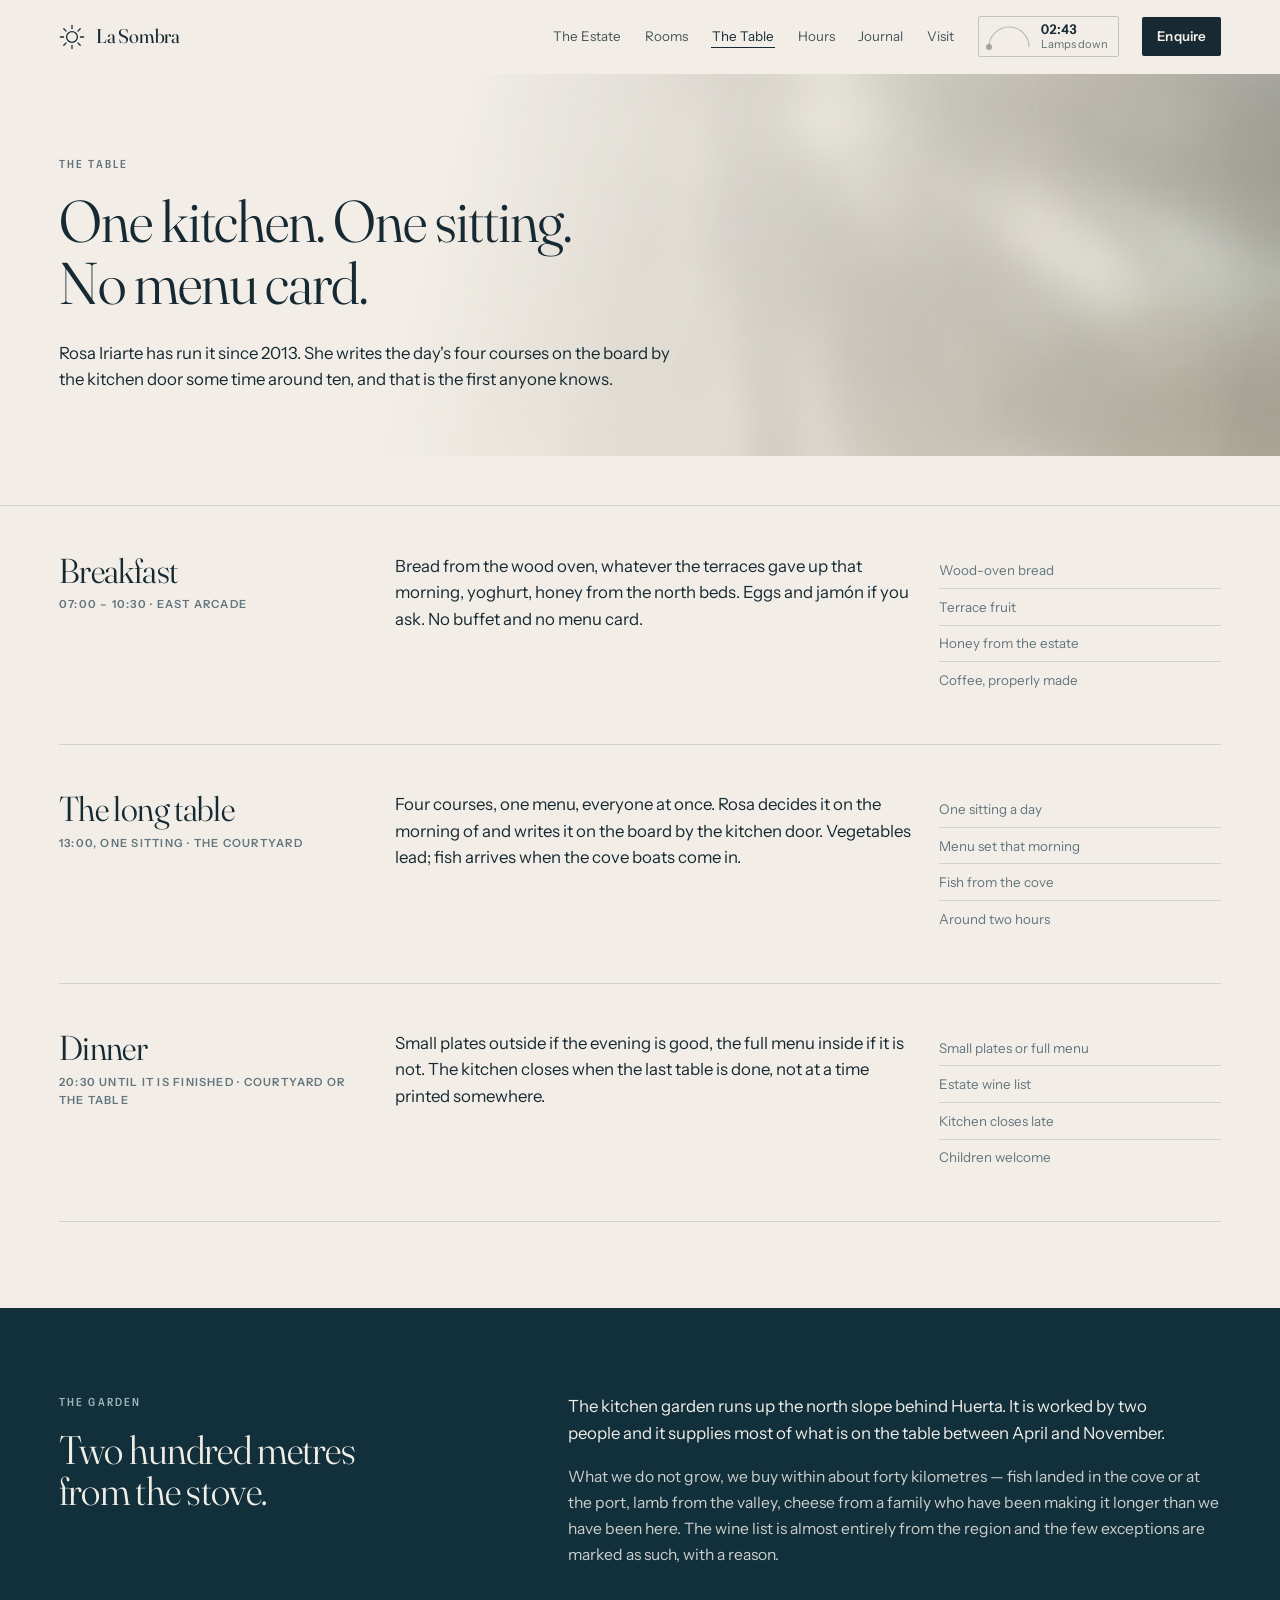
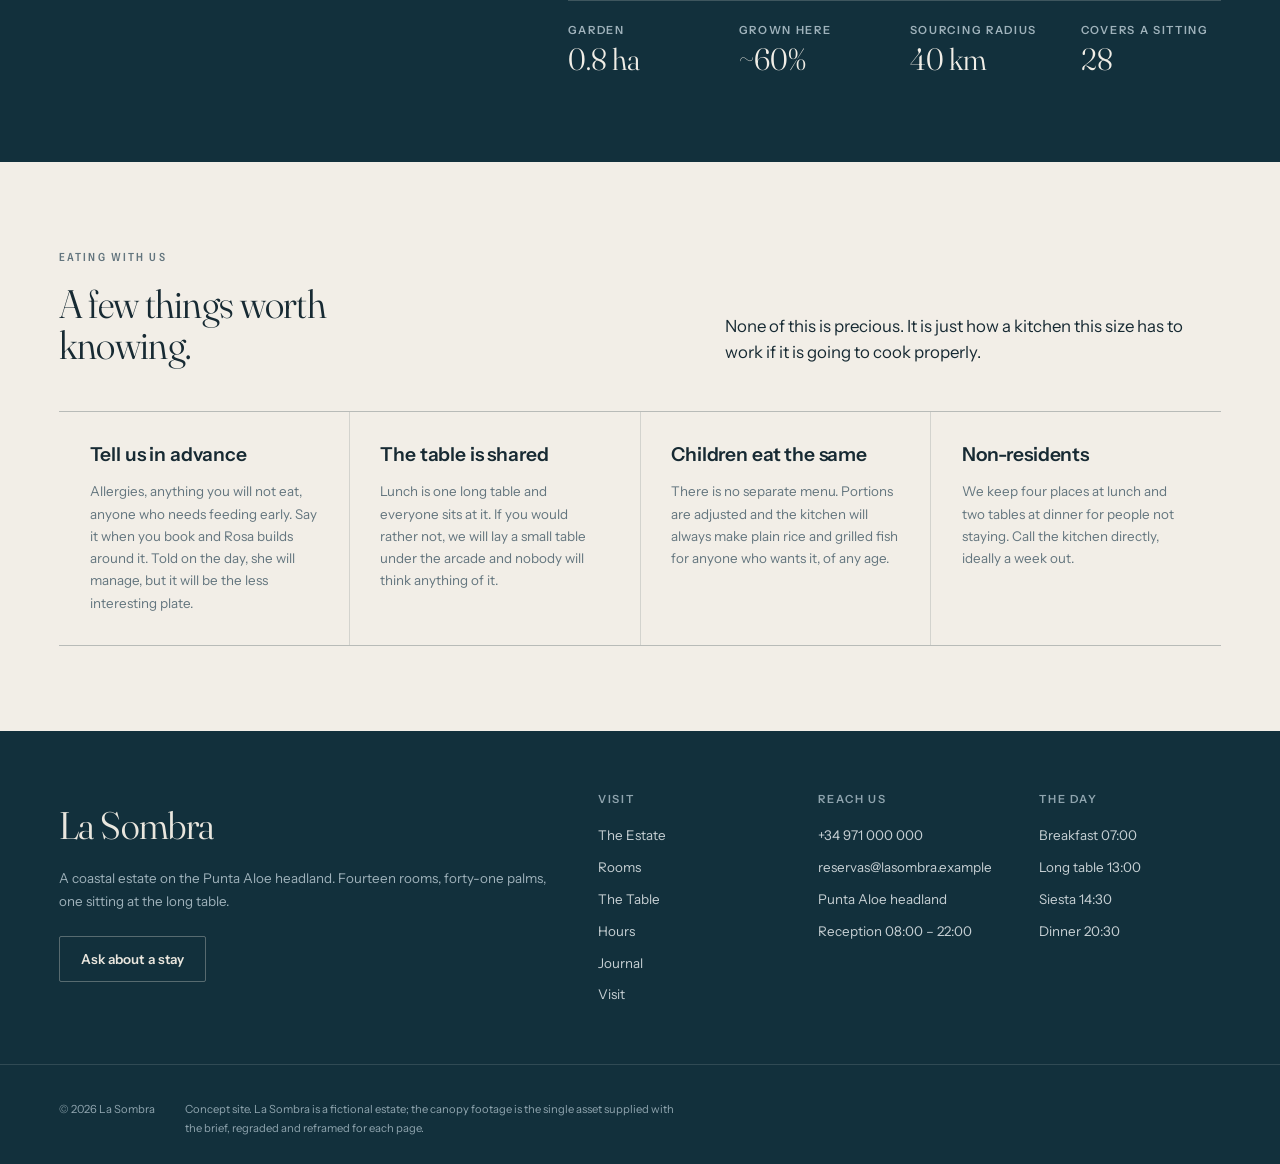
<file: table.html>
<!doctype html>
<html lang="en" class="no-js">
<head>
<meta charset="utf-8">
<meta name="viewport" content="width=device-width, initial-scale=1, viewport-fit=cover">
<title>The Table — La Sombra</title>
<meta name="description" content="One kitchen, three services, one sitting at the long table. Rosa Iriarte decides the menu on the morning of.">
<meta name="theme-color" content="#F2EEE7">
<meta property="og:title" content="The Table — La Sombra">
<meta property="og:description" content="One kitchen, three services, one sitting at the long table. Rosa Iriarte decides the menu on the morning of.">
<meta property="og:type" content="website">
<link rel="preload" href="assets/fonts/instrument-var.woff2" as="font" type="font/woff2" crossorigin>
<link rel="preload" href="assets/fonts/fraunces-var.woff2" as="font" type="font/woff2" crossorigin>
<link rel="stylesheet" href="assets/css/site.css">
<script>document.documentElement.className="js";</script>
</head>
<body class="" data-page="table">
<a class="skip" href="#main">Skip to content</a>

<header class="bar" id="bar">
  <a class="mark" href="index.html" aria-label="La Sombra, home">
    <svg class="mark__g" width="26" height="26" viewBox="0 0 26 26" aria-hidden="true" focusable="false">
      <circle cx="13" cy="13" r="5.4" fill="none" stroke="currentColor" stroke-width="1.3"/>
      <path d="M13 1.4v3.2M13 21.4v3.2M1.4 13h3.2M21.4 13h3.2M4.8 4.8l2.3 2.3M18.9 18.9l2.3 2.3M21.2 4.8l-2.3 2.3M7.1 18.9l-2.3 2.3"
            stroke="currentColor" stroke-width="1.3" stroke-linecap="round"/>
    </svg>
    <span class="mark__w">La&nbsp;Sombra</span>
  </a>

  <nav class="bar__nav" aria-label="Primary"><ul><li><a href="estate.html">The Estate</a></li><li><a href="rooms.html">Rooms</a></li><li><a href="table.html" aria-current="page">The Table</a></li><li><a href="hours.html">Hours</a></li><li><a href="journal.html">Journal</a></li><li><a href="visit.html">Visit</a></li></ul></nav>

  <a class="dial" href="hours.html" id="dial" title="The estate's day">
    <svg class="dial__arc" width="46" height="26" viewBox="0 0 46 26" aria-hidden="true" focusable="false">
      <path d="M3 23a20 20 0 0 1 40 0" fill="none" stroke="currentColor" stroke-width="1.1" opacity=".28"/>
      <path id="dialTrack" d="M3 23a20 20 0 0 1 40 0" fill="none" stroke="currentColor" stroke-width="1.3"/>
      <circle id="dialSun" cx="3" cy="23" r="3.1" fill="currentColor"/>
    </svg>
    <span class="dial__t"><b id="dialTime">—</b><i id="dialNow">the estate's day</i></span>
  </a>

  <a class="btn btn--sm" href="visit.html#enquire">Enquire</a>

  <button class="burger" id="burger" aria-expanded="false" aria-controls="sheet" aria-label="Open menu">
    <span></span><span></span>
  </button>
</header>

<div class="sheet" id="sheet" hidden>
  <nav aria-label="Mobile"><ul><li><a href="estate.html"><span>The Estate</span></a></li><li><a href="rooms.html"><span>Rooms</span></a></li><li><a href="table.html"><span>The Table</span></a></li><li><a href="hours.html"><span>Hours</span></a></li><li><a href="journal.html"><span>Journal</span></a></li><li><a href="visit.html"><span>Visit</span></a></li></ul></nav>
  <a class="btn btn--block" href="visit.html#enquire">Enquire</a>
  <p class="sheet__c">+34 971 000 000<br>reservas@lasombra.example</p>
</div>

<main id="main">
<section class="phead phead--still">
  <div class="phead__media phead__media--still"></div>
  <div class="wrap phead__in">
    <p class="eyebrow reveal">The Table</p>
    <h1 class="phead__h reveal">One kitchen. One sitting. No menu card.</h1>
    <p class="lede reveal">Rosa Iriarte has run it since 2013. She writes the day's four courses on the board by the kitchen door some time around ten, and that is the first anyone knows.</p>
    
  </div>
</section>
<section class="band band--sun band--tight">
  <div class="wrap svcs">
    <article class="svc reveal">
      <div class="svc__h"><h2>Breakfast</h2><p class="svc__when">07:00 – 10:30 · East arcade</p></div>
      <p class="lede">Bread from the wood oven, whatever the terraces gave up that morning, yoghurt, honey from the north beds. Eggs and jamón if you ask. No buffet and no menu card.</p>
      <ul class="svc__l"><li>Wood-oven bread</li><li>Terrace fruit</li><li>Honey from the estate</li><li>Coffee, properly made</li></ul>
    </article>
    <article class="svc reveal">
      <div class="svc__h"><h2>The long table</h2><p class="svc__when">13:00, one sitting · The courtyard</p></div>
      <p class="lede">Four courses, one menu, everyone at once. Rosa decides it on the morning of and writes it on the board by the kitchen door. Vegetables lead; fish arrives when the cove boats come in.</p>
      <ul class="svc__l"><li>One sitting a day</li><li>Menu set that morning</li><li>Fish from the cove</li><li>Around two hours</li></ul>
    </article>
    <article class="svc reveal">
      <div class="svc__h"><h2>Dinner</h2><p class="svc__when">20:30 until it is finished · Courtyard or the table</p></div>
      <p class="lede">Small plates outside if the evening is good, the full menu inside if it is not. The kitchen closes when the last table is done, not at a time printed somewhere.</p>
      <ul class="svc__l"><li>Small plates or full menu</li><li>Estate wine list</li><li>Kitchen closes late</li><li>Children welcome</li></ul>
    </article></div>
</section>

<section class="band band--shade">
  <div class="wrap two">
    <div class="two__l"><p class="eyebrow reveal">The garden</p><h2 class="reveal">Two hundred metres from the stove.</h2></div>
    <div class="two__r">
      <p class="lede reveal">The kitchen garden runs up the north slope behind Huerta. It is
        worked by two people and it supplies most of what is on the table between April and
        November.</p>
      <p class="reveal">What we do not grow, we buy within about forty kilometres — fish landed
        in the cove or at the port, lamb from the valley, cheese from a family who have been
        making it longer than we have been here. The wine list is almost entirely from the region
        and the few exceptions are marked as such, with a reason.</p>
      <dl class="facts facts--inv reveal">
        <div><dt>Garden</dt><dd>0.8 ha</dd></div>
        <div><dt>Grown here</dt><dd>~60%</dd></div>
        <div><dt>Sourcing radius</dt><dd>40 km</dd></div>
        <div><dt>Covers a sitting</dt><dd>28</dd></div>
      </dl>
    </div>
  </div>
</section>

<section class="band band--sun">
  <div class="wrap">
    <header class="head">
      <div><p class="eyebrow reveal">Eating with us</p><h2 class="reveal">A few things worth knowing.</h2></div>
      <p class="lede reveal">None of this is precious. It is just how a kitchen this size has
        to work if it is going to cook properly.</p>
    </header>
    <div class="mats">
      <article class="mat"><h3>Tell us in advance</h3><p>Allergies, anything you will not eat,
        anyone who needs feeding early. Say it when you book and Rosa builds around it. Told on
        the day, she will manage, but it will be the less interesting plate.</p></article>
      <article class="mat"><h3>The table is shared</h3><p>Lunch is one long table and everyone
        sits at it. If you would rather not, we will lay a small table under the arcade and
        nobody will think anything of it.</p></article>
      <article class="mat"><h3>Children eat the same</h3><p>There is no separate menu. Portions
        are adjusted and the kitchen will always make plain rice and grilled fish for anyone
        who wants it, of any age.</p></article>
      <article class="mat"><h3>Non-residents</h3><p>We keep four places at lunch and two tables
        at dinner for people not staying. Call the kitchen directly, ideally a week out.</p></article>
    </div>
  </div>
</section>

</main>

<footer class="foot">
  <div class="wrap foot__top">
    <div class="foot__brand">
      <p class="foot__mk">La Sombra</p>
      <p class="foot__tag">A coastal estate on the Punta Aloe headland. Fourteen rooms, forty-one palms,<br>one sitting at the long table.</p>
      <a class="btn btn--ghost" href="visit.html#enquire">Ask about a stay</a>
    </div>
    <div class="foot__cols">
      <div><h2>Visit</h2><ul><li><a href="estate.html">The Estate</a></li><li><a href="rooms.html">Rooms</a></li><li><a href="table.html">The Table</a></li><li><a href="hours.html">Hours</a></li><li><a href="journal.html">Journal</a></li><li><a href="visit.html">Visit</a></li></ul></div>
      <div><h2>Reach us</h2><ul>
        <li><a href="tel:+34971000000">+34 971 000 000</a></li>
        <li><a href="mailto:reservas@lasombra.example">reservas@lasombra.example</a></li>
        <li><span>Punta Aloe headland</span></li>
        <li><span>Reception 08:00 – 22:00</span></li>
      </ul></div>
      <div><h2>The day</h2><ul>
        <li><span>Breakfast 07:00</span></li>
        <li><span>Long table 13:00</span></li>
        <li><span>Siesta 14:30</span></li>
        <li><span>Dinner 20:30</span></li>
      </ul></div>
    </div>
  </div>
  <div class="wrap foot__base">
    <p>© 2026 La Sombra</p>
    <p class="foot__fine">Concept site. La Sombra is a fictional estate; the canopy
      footage is the single asset supplied with the brief, regraded and reframed for each page.</p>
  </div>
</footer>

<script src="assets/js/site.js" defer></script>
</body>
</html>
</file>
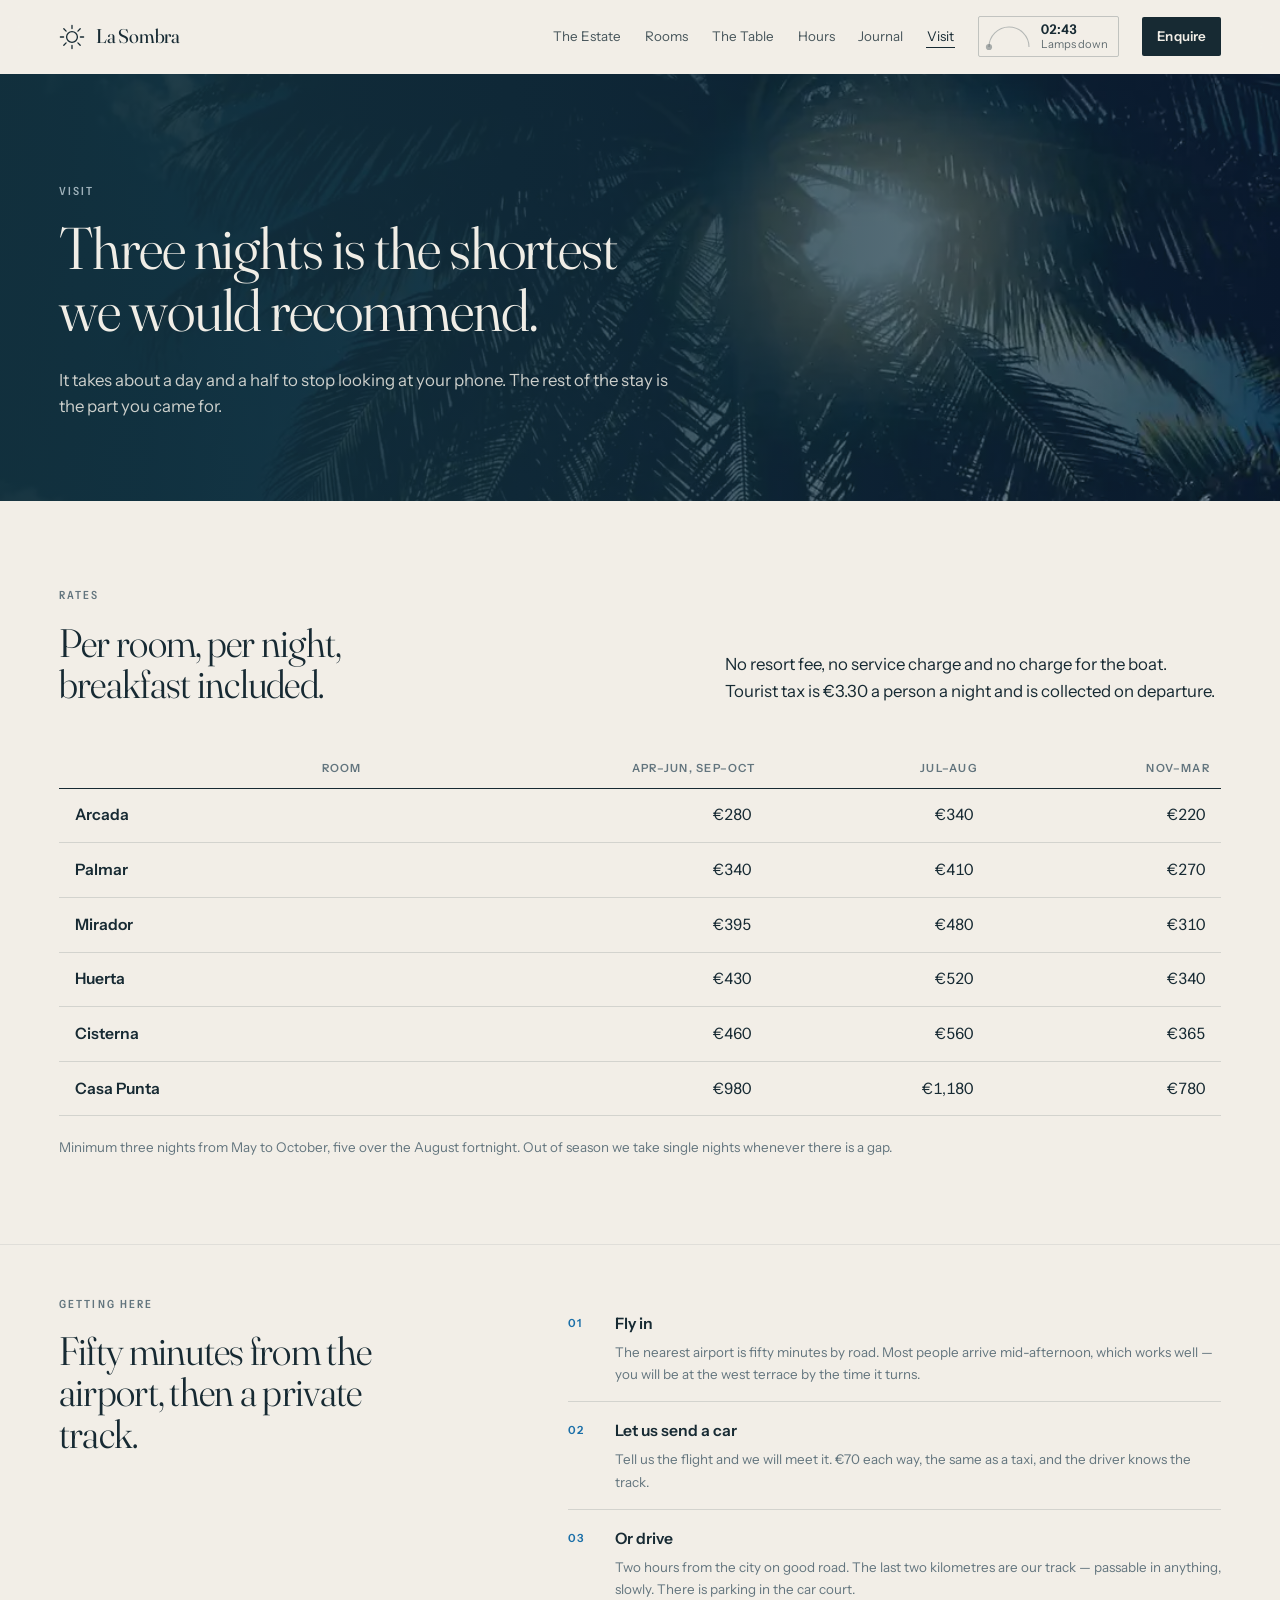
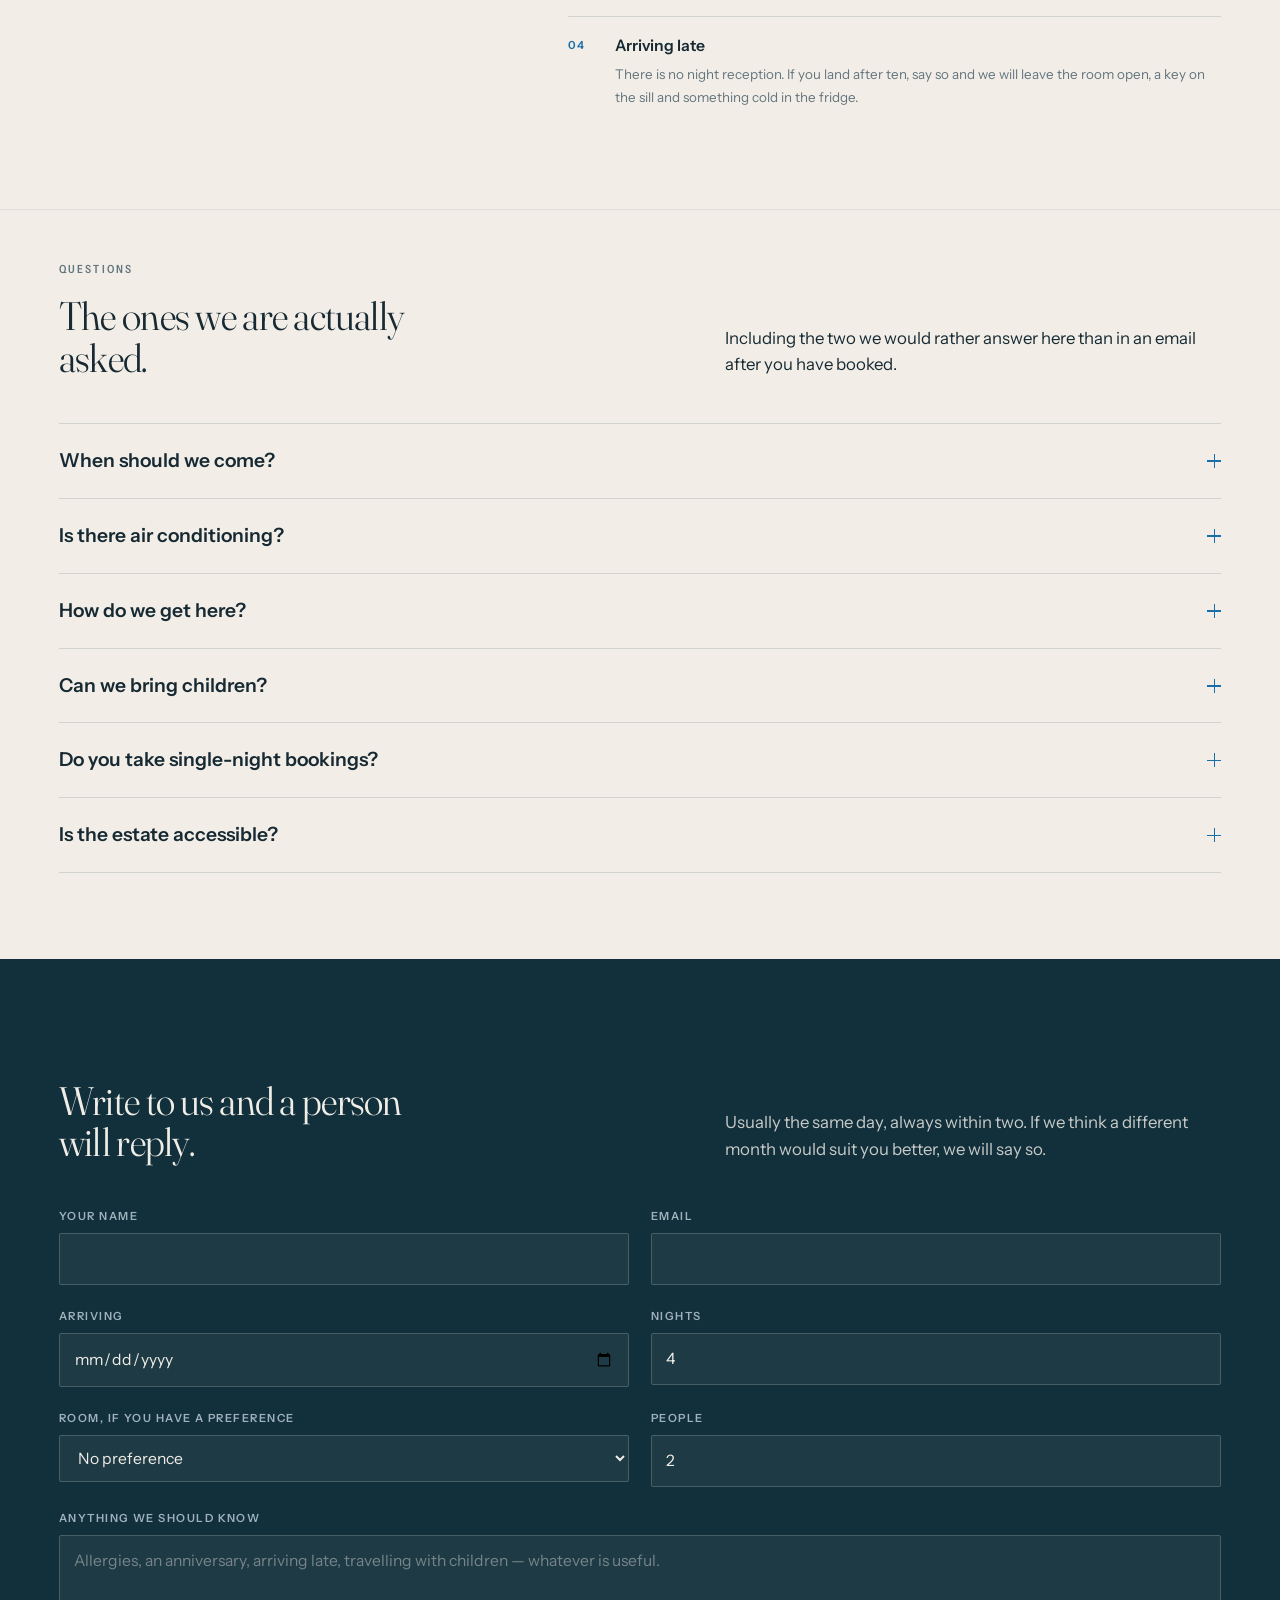
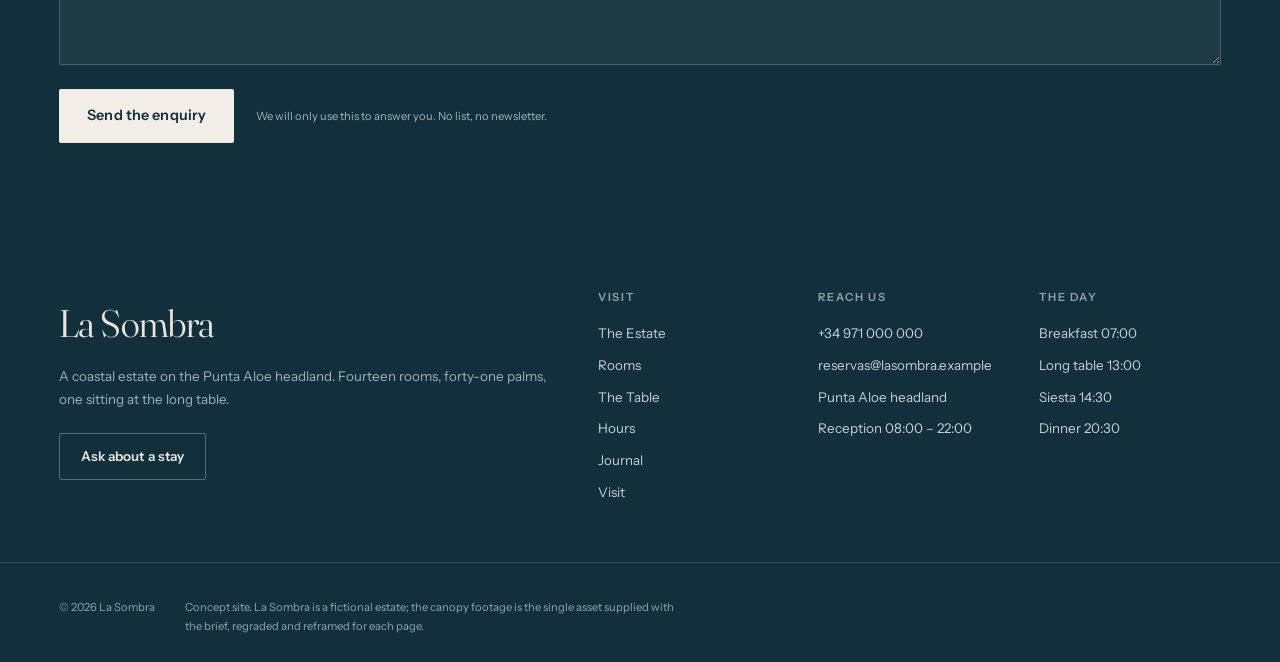
<file: visit.html>
<!doctype html>
<html lang="en" class="no-js">
<head>
<meta charset="utf-8">
<meta name="viewport" content="width=device-width, initial-scale=1, viewport-fit=cover">
<title>Visit — La Sombra</title>
<meta name="description" content="Rates, how to get to the Punta Aloe headland, answers to the questions we are actually asked, and an enquiry form.">
<meta name="theme-color" content="#F2EEE7">
<meta property="og:title" content="Visit — La Sombra">
<meta property="og:description" content="Rates, how to get to the Punta Aloe headland, answers to the questions we are actually asked, and an enquiry form.">
<meta property="og:type" content="website">
<link rel="preload" href="assets/fonts/instrument-var.woff2" as="font" type="font/woff2" crossorigin>
<link rel="preload" href="assets/fonts/fraunces-var.woff2" as="font" type="font/woff2" crossorigin>
<link rel="stylesheet" href="assets/css/site.css">
<script>document.documentElement.className="js";</script>
</head>
<body class="" data-page="visit">
<a class="skip" href="#main">Skip to content</a>

<header class="bar" id="bar">
  <a class="mark" href="index.html" aria-label="La Sombra, home">
    <svg class="mark__g" width="26" height="26" viewBox="0 0 26 26" aria-hidden="true" focusable="false">
      <circle cx="13" cy="13" r="5.4" fill="none" stroke="currentColor" stroke-width="1.3"/>
      <path d="M13 1.4v3.2M13 21.4v3.2M1.4 13h3.2M21.4 13h3.2M4.8 4.8l2.3 2.3M18.9 18.9l2.3 2.3M21.2 4.8l-2.3 2.3M7.1 18.9l-2.3 2.3"
            stroke="currentColor" stroke-width="1.3" stroke-linecap="round"/>
    </svg>
    <span class="mark__w">La&nbsp;Sombra</span>
  </a>

  <nav class="bar__nav" aria-label="Primary"><ul><li><a href="estate.html">The Estate</a></li><li><a href="rooms.html">Rooms</a></li><li><a href="table.html">The Table</a></li><li><a href="hours.html">Hours</a></li><li><a href="journal.html">Journal</a></li><li><a href="visit.html" aria-current="page">Visit</a></li></ul></nav>

  <a class="dial" href="hours.html" id="dial" title="The estate's day">
    <svg class="dial__arc" width="46" height="26" viewBox="0 0 46 26" aria-hidden="true" focusable="false">
      <path d="M3 23a20 20 0 0 1 40 0" fill="none" stroke="currentColor" stroke-width="1.1" opacity=".28"/>
      <path id="dialTrack" d="M3 23a20 20 0 0 1 40 0" fill="none" stroke="currentColor" stroke-width="1.3"/>
      <circle id="dialSun" cx="3" cy="23" r="3.1" fill="currentColor"/>
    </svg>
    <span class="dial__t"><b id="dialTime">—</b><i id="dialNow">the estate's day</i></span>
  </a>

  <a class="btn btn--sm" href="visit.html#enquire">Enquire</a>

  <button class="burger" id="burger" aria-expanded="false" aria-controls="sheet" aria-label="Open menu">
    <span></span><span></span>
  </button>
</header>

<div class="sheet" id="sheet" hidden>
  <nav aria-label="Mobile"><ul><li><a href="estate.html"><span>The Estate</span></a></li><li><a href="rooms.html"><span>Rooms</span></a></li><li><a href="table.html"><span>The Table</span></a></li><li><a href="hours.html"><span>Hours</span></a></li><li><a href="journal.html"><span>Journal</span></a></li><li><a href="visit.html"><span>Visit</span></a></li></ul></nav>
  <a class="btn btn--block" href="visit.html#enquire">Enquire</a>
  <p class="sheet__c">+34 971 000 000<br>reservas@lasombra.example</p>
</div>

<main id="main">
<section class="phead phead--shade">
  <div class="phead__media"><video class="phead__v" muted loop playsinline preload="none" data-src="assets/media/shade-1600.mp4" poster="assets/media/poster-shade.webp" aria-hidden="true" tabindex="-1"></video><div class="phead__scrim"></div></div>
  <div class="wrap phead__in">
    <p class="eyebrow reveal">Visit</p>
    <h1 class="phead__h reveal">Three nights is the shortest we would recommend.</h1>
    <p class="lede reveal">It takes about a day and a half to stop looking at your phone. The rest of the stay is the part you came for.</p>
    
  </div>
</section>
<section class="band band--sun">
  <div class="wrap">
    <header class="head">
      <div><p class="eyebrow reveal">Rates</p><h2 class="reveal">Per room, per night, breakfast included.</h2></div>
      <p class="lede reveal">No resort fee, no service charge and no charge for the boat. Tourist
        tax is €3.30 a person a night and is collected on departure.</p>
    </header>
    <div class="tablewrap reveal">
      <table class="rates">
        <caption class="vh">Nightly rates by room and season</caption>
        <thead><tr><th scope="col">Room</th><th scope="col">Apr–Jun, Sep–Oct</th>
          <th scope="col">Jul–Aug</th><th scope="col">Nov–Mar</th></tr></thead>
        <tbody>
      <tr><th scope="row">Arcada</th><td>€280</td><td>€340</td><td>€220</td></tr>
      <tr><th scope="row">Palmar</th><td>€340</td><td>€410</td><td>€270</td></tr>
      <tr><th scope="row">Mirador</th><td>€395</td><td>€480</td><td>€310</td></tr>
      <tr><th scope="row">Huerta</th><td>€430</td><td>€520</td><td>€340</td></tr>
      <tr><th scope="row">Cisterna</th><td>€460</td><td>€560</td><td>€365</td></tr>
      <tr><th scope="row">Casa Punta</th><td>€980</td><td>€1,180</td><td>€780</td></tr></tbody>
      </table>
    </div>
    <p class="note reveal">Minimum three nights from May to October, five over the August
      fortnight. Out of season we take single nights whenever there is a gap.</p>
  </div>
</section>

<section class="band band--sun band--tight">
  <div class="wrap two">
    <div class="two__l"><p class="eyebrow reveal">Getting here</p><h2 class="reveal">Fifty minutes from the airport, then a private track.</h2></div>
    <div class="two__r">
      <ol class="steps reveal">
        <li><b>Fly in</b><p>The nearest airport is fifty minutes by road. Most people arrive
          mid-afternoon, which works well — you will be at the west terrace by the time it turns.</p></li>
        <li><b>Let us send a car</b><p>Tell us the flight and we will meet it. €70 each way,
          the same as a taxi, and the driver knows the track.</p></li>
        <li><b>Or drive</b><p>Two hours from the city on good road. The last two kilometres are
          our track — passable in anything, slowly. There is parking in the car court.</p></li>
        <li><b>Arriving late</b><p>There is no night reception. If you land after ten, say so and
          we will leave the room open, a key on the sill and something cold in the fridge.</p></li>
      </ol>
    </div>
  </div>
</section>

<section class="band band--sun band--tight">
  <div class="wrap">
    <header class="head">
      <div><p class="eyebrow reveal">Questions</p><h2 class="reveal">The ones we are actually asked.</h2></div>
      <p class="lede reveal">Including the two we would rather answer here than in an email
        after you have booked.</p>
    </header>
    <div class="faq" id="faq">
      <div class="faq__i">
        <h3><button type="button" class="faq__q" aria-expanded="false" aria-controls="faq0">When should we come?<span class="faq__x" aria-hidden="true"></span></button></h3>
        <div class="faq__a" id="faq0"><div><p>April to June and September to early November. July and August are hot enough that most of the day is spent under the canopy, which some people come specifically for and others find limiting. December to February is mild, green and very quiet.</p></div></div>
      </div>
      <div class="faq__i">
        <h3><button type="button" class="faq__q" aria-expanded="false" aria-controls="faq1">Is there air conditioning?<span class="faq__x" aria-hidden="true"></span></button></h3>
        <div class="faq__a" id="faq1"><div><p>No. The walls are between sixty centimetres and a metre thick, every room has cross ventilation and shutters, and the planting is arranged to keep the sun off the building. Rooms sit around twenty-four degrees through August. There are ceiling fans in every room.</p></div></div>
      </div>
      <div class="faq__i">
        <h3><button type="button" class="faq__q" aria-expanded="false" aria-controls="faq2">How do we get here?<span class="faq__x" aria-hidden="true"></span></button></h3>
        <div class="faq__a" id="faq2"><div><p>The nearest airport is fifty minutes by road. We will send a car if you tell us your flight, and it is the same price as a taxi. There is no public transport to the headland and the last two kilometres are a private track.</p></div></div>
      </div>
      <div class="faq__i">
        <h3><button type="button" class="faq__q" aria-expanded="false" aria-controls="faq3">Can we bring children?<span class="faq__x" aria-hidden="true"></span></button></h3>
        <div class="faq__a" id="faq3"><div><p>Yes, and they are welcome at every service including the long table. Huerta and Casa Punta are the two houses that suit families. The cove is unsupervised and the current turns, so children swim with an adult.</p></div></div>
      </div>
      <div class="faq__i">
        <h3><button type="button" class="faq__q" aria-expanded="false" aria-controls="faq4">Do you take single-night bookings?<span class="faq__x" aria-hidden="true"></span></button></h3>
        <div class="faq__a" id="faq4"><div><p>Not between May and October, when the minimum is three nights, or five over the August fortnight. Out of season we take single nights whenever there is a gap.</p></div></div>
      </div>
      <div class="faq__i">
        <h3><button type="button" class="faq__q" aria-expanded="false" aria-controls="faq5">Is the estate accessible?<span class="faq__x" aria-hidden="true"></span></button></h3>
        <div class="faq__a" id="faq5"><div><p>Partly, and we would rather be straight about it. Arcada and Cisterna are step-free from the car court, and the courtyard, the arcade and the table are all level. The upper rooms, the headland path and the cove are not. Call us and we will tell you honestly whether it will work.</p></div></div>
      </div></div>
  </div>
</section>

<section class="band band--shade" id="enquire">
  <div class="wrap">
    <header class="head head--inv">
      <div><p class="eyebrow reveal">Enquire</p><h2 class="reveal">Write to us and a person will reply.</h2></div>
      <p class="lede reveal">Usually the same day, always within two. If we think a different
        month would suit you better, we will say so.</p>
    </header>

    <form class="form" id="enquiry">
      <div class="form__grid">
        <p class="f"><label for="fName">Your name</label>
          <input id="fName" name="name" type="text" autocomplete="name" required></p>
        <p class="f"><label for="fMail">Email</label>
          <input id="fMail" name="email" type="email" autocomplete="email" required></p>
        <p class="f"><label for="fFrom">Arriving</label>
          <input id="fFrom" name="from" type="date"></p>
        <p class="f"><label for="fNights">Nights</label>
          <input id="fNights" name="nights" type="number" min="1" max="30" value="4"></p>
        <p class="f"><label for="fRoom">Room, if you have a preference</label>
          <select id="fRoom" name="room"><option value="">No preference</option><option value="Arcada">Arcada</option><option value="Mirador">Mirador</option><option value="Palmar">Palmar</option><option value="Cisterna">Cisterna</option><option value="Huerta">Huerta</option><option value="Casa Punta">Casa Punta</option></select></p>
        <p class="f"><label for="fPeople">People</label>
          <input id="fPeople" name="people" type="number" min="1" max="12" value="2"></p>
        <p class="f f--wide"><label for="fMsg">Anything we should know</label>
          <textarea id="fMsg" name="message" rows="4" placeholder="Allergies, an anniversary, arriving late, travelling with children — whatever is useful."></textarea></p>
      </div>
      <div class="form__foot">
        <button class="btn btn--lg" type="submit">Send the enquiry</button>
        <p class="form__note">We will only use this to answer you. No list, no newsletter.</p>
      </div>
      <noscript><p class="form__note">This form needs JavaScript. Write to
        <a href="mailto:reservas@lasombra.example">reservas@lasombra.example</a> or call +34 971 000 000 instead.</p></noscript>
      <p class="form__ok" id="formOk" role="status" hidden></p>
    </form>
  </div>
</section>

</main>

<footer class="foot">
  <div class="wrap foot__top">
    <div class="foot__brand">
      <p class="foot__mk">La Sombra</p>
      <p class="foot__tag">A coastal estate on the Punta Aloe headland. Fourteen rooms, forty-one palms,<br>one sitting at the long table.</p>
      <a class="btn btn--ghost" href="visit.html#enquire">Ask about a stay</a>
    </div>
    <div class="foot__cols">
      <div><h2>Visit</h2><ul><li><a href="estate.html">The Estate</a></li><li><a href="rooms.html">Rooms</a></li><li><a href="table.html">The Table</a></li><li><a href="hours.html">Hours</a></li><li><a href="journal.html">Journal</a></li><li><a href="visit.html">Visit</a></li></ul></div>
      <div><h2>Reach us</h2><ul>
        <li><a href="tel:+34971000000">+34 971 000 000</a></li>
        <li><a href="mailto:reservas@lasombra.example">reservas@lasombra.example</a></li>
        <li><span>Punta Aloe headland</span></li>
        <li><span>Reception 08:00 – 22:00</span></li>
      </ul></div>
      <div><h2>The day</h2><ul>
        <li><span>Breakfast 07:00</span></li>
        <li><span>Long table 13:00</span></li>
        <li><span>Siesta 14:30</span></li>
        <li><span>Dinner 20:30</span></li>
      </ul></div>
    </div>
  </div>
  <div class="wrap foot__base">
    <p>© 2026 La Sombra</p>
    <p class="foot__fine">Concept site. La Sombra is a fictional estate; the canopy
      footage is the single asset supplied with the brief, regraded and reframed for each page.</p>
  </div>
</footer>

<script src="assets/js/site.js" defer></script>
<script>window.SOMBRA_VISIT=1;</script>
</body>
</html>
</file>
<file: assets/css/site.css>
/* ══════════════════════════════════════════════════════════════════
   La Sombra
   Two variable faces. Five colours sampled from the footage.
   The page alternates SUN blocks (plaster) and SHADE blocks (teal).
   ══════════════════════════════════════════════════════════════════ */

@font-face{
  font-family:"Fraunces";
  src:url("../fonts/fraunces-var.woff2") format("woff2");
  font-weight:100 900;font-style:normal;font-display:swap;
}
@font-face{
  font-family:"Instrument";
  src:url("../fonts/instrument-var.woff2") format("woff2");
  font-weight:400 700;font-stretch:75% 100%;font-style:normal;font-display:swap;
}

:root{
  --plaster:#F2EEE7;
  --ink:#172A33;
  --azure:#1B6FA8;
  --shade:#12303C;
  --frond:#8A7A42;

  --sand:#E4DCCE;
  --mute:#63757E;
  --line:color-mix(in srgb, var(--ink) 14%, transparent);
  --line-2:color-mix(in srgb, var(--ink) 8%, transparent);

  /* every block declares its own ground so components never guess */
  --bg:var(--plaster);
  --fg:var(--ink);
  --soft:var(--mute);
  --rule:var(--line);
  --accent:var(--azure);

  --gut:clamp(20px,4.6vw,68px);
  --max:1220px;
  --bar-h:74px;

  --d-hero:clamp(2.6rem,6.6vw,6.2rem);
  --d-1:clamp(2.1rem,4.6vw,4.1rem);
  --d-2:clamp(1.65rem,3.1vw,2.75rem);
  --d-3:clamp(1.12rem,1.5vw,1.35rem);
  --t-lede:clamp(1.05rem,1.24vw,1.24rem);
  --t-body:clamp(0.98rem,1.02vw,1.06rem);
  --t-sm:0.8375rem;
  --t-xs:0.7rem;

  --ease:cubic-bezier(.22,.61,.24,1);
  --out:cubic-bezier(.16,1,.3,1);
}

*,*::before,*::after{box-sizing:border-box}
[hidden]{display:none !important}
html{-webkit-text-size-adjust:100%;scroll-padding-top:calc(var(--bar-h) + 24px)}
body{
  margin:0;background:var(--plaster);color:var(--ink);
  font-family:"Instrument",ui-sans-serif,system-ui,"Segoe UI",Roboto,Helvetica,Arial,sans-serif;
  font-size:var(--t-body);line-height:1.66;font-weight:400;
  -webkit-font-smoothing:antialiased;overflow-x:clip;
}
img,svg,video{display:block;max-width:100%}
h1,h2,h3,p,dl,dd,figure,ol,ul,blockquote,fieldset{margin:0}
ol,ul{list-style:none;padding:0}
a{color:inherit;text-decoration:none}
button,input,select,textarea{font:inherit;color:inherit}
table{border-collapse:collapse;width:100%}

:focus-visible{outline:2px solid var(--accent);outline-offset:3px;border-radius:2px}
::selection{background:color-mix(in srgb,var(--azure) 26%,transparent)}

.vh{position:absolute;width:1px;height:1px;margin:-1px;padding:0;overflow:hidden;
  clip:rect(0 0 0 0);white-space:nowrap;border:0}
.skip{position:fixed;top:10px;left:10px;z-index:400;padding:.7em 1.1em;background:var(--ink);
  color:var(--plaster);font-weight:600;border-radius:3px;transform:translateY(-200%);
  transition:transform .22s var(--ease)}
.skip:focus{transform:none}

.wrap{width:100%;max-width:calc(var(--max) + var(--gut)*2);margin-inline:auto;padding-inline:var(--gut)}

/* display face — Fraunces with WONK on, kept light and large */
h1,h2,.pull p,.feature h2,.svc__h h2{
  font-family:"Fraunces",Georgia,"Times New Roman",serif;
  font-weight:330;line-height:1.04;letter-spacing:-.018em;
  font-variant-numeric:oldstyle-nums;
}
h3{font-family:"Instrument",sans-serif;font-weight:600;font-size:var(--d-3);
  line-height:1.28;letter-spacing:-.008em}

.eyebrow{
  font-size:var(--t-xs);letter-spacing:.19em;text-transform:uppercase;font-weight:600;
  font-stretch:88%;color:var(--soft);margin-bottom:1.5em;
}
.lede{font-size:var(--t-lede);line-height:1.58;color:var(--fg);max-width:56ch}
p+p{margin-top:1.1em}

/* ═══ BAR ═══ */
.bar{
  position:sticky;top:0;z-index:120;height:var(--bar-h);
  display:flex;align-items:center;gap:clamp(12px,1.8vw,28px);
  padding-inline:var(--gut);
  background:color-mix(in srgb,var(--plaster) 88%,transparent);
  backdrop-filter:blur(14px) saturate(120%);-webkit-backdrop-filter:blur(14px) saturate(120%);
  border-bottom:1px solid transparent;transition:border-color .35s var(--ease);
}
.bar.is-lifted{border-bottom-color:var(--line-2)}
body.on-hero .bar{
  position:fixed;left:0;right:0;background:transparent;backdrop-filter:none;-webkit-backdrop-filter:none;
  color:var(--plaster);isolation:isolate;
}
body.on-hero .bar::before{
  content:"";position:absolute;inset:-1px 0 auto;height:170%;z-index:-1;pointer-events:none;
  background:linear-gradient(to bottom, rgba(8,26,36,.62) 0%, rgba(8,26,36,.30) 52%, transparent 100%);
  transition:opacity .4s var(--ease);
}
body.on-hero .bar.is-lifted::before{opacity:0}
body.on-hero .bar.is-lifted{
  background:color-mix(in srgb,var(--plaster) 90%,transparent);color:var(--ink);
  backdrop-filter:blur(14px) saturate(120%);-webkit-backdrop-filter:blur(14px) saturate(120%);
  border-bottom-color:var(--line-2);
}
.mark{display:flex;align-items:center;gap:11px;margin-right:auto}
.mark__g{flex:none;transition:transform 22s linear}
.mark:hover .mark__g{transform:rotate(180deg)}
.mark__w{font-family:"Fraunces",serif;font-weight:400;font-size:1.24rem;letter-spacing:-.01em}

.bar__nav ul{display:flex;gap:clamp(12px,1.7vw,26px)}
.bar__nav a{position:relative;font-size:var(--t-sm);padding:6px 1px;opacity:.78;
  transition:opacity .25s var(--ease)}
.bar__nav a::after{content:"";position:absolute;left:0;right:0;bottom:2px;height:1px;
  background:currentColor;transform:scaleX(0);transform-origin:left;
  transition:transform .38s var(--out)}
.bar__nav a:hover,.bar__nav a[aria-current]{opacity:1}
.bar__nav a:hover::after,.bar__nav a[aria-current]::after{transform:scaleX(1)}

/* the hour dial: a live solar clock that is also a link to the day */
.dial{display:flex;align-items:center;gap:9px;padding:5px 10px 5px 7px;
  border:1px solid currentColor;border-color:color-mix(in srgb,currentColor 22%,transparent);
  border-radius:2px;transition:border-color .3s var(--ease),background .3s var(--ease)}
.dial:hover{border-color:color-mix(in srgb,currentColor 46%,transparent);
  background:color-mix(in srgb,currentColor 6%,transparent)}
.dial__arc{flex:none;overflow:visible}
.dial__t{display:flex;flex-direction:column;line-height:1.16}
.dial__t b{font-size:var(--t-sm);font-weight:600;font-variant-numeric:tabular-nums}
.dial__t i{font-style:normal;font-size:var(--t-xs);opacity:.66;max-width:15ch;
  overflow:hidden;text-overflow:ellipsis;white-space:nowrap}

.btn{
  --bbg:var(--ink);--bfg:var(--plaster);
  position:relative;display:inline-flex;align-items:center;justify-content:center;
  padding:.82em 1.55em;border:1px solid transparent;border-radius:2px;
  background:var(--bbg);color:var(--bfg);
  font-size:var(--t-sm);font-weight:600;letter-spacing:.008em;cursor:pointer;
  overflow:hidden;isolation:isolate;
  transition:transform .3s var(--out),box-shadow .3s var(--ease),border-color .3s var(--ease);
}
.btn::before{content:"";position:absolute;inset:0;z-index:-1;background:var(--azure);
  transform:translateY(101%);transition:transform .45s var(--out)}
.btn:hover{transform:translateY(-2px);box-shadow:0 12px 26px -16px color-mix(in srgb,var(--ink) 70%,transparent)}
.btn:hover::before{transform:none}
.btn--line{--bbg:transparent;--bfg:var(--fg);border-color:color-mix(in srgb,currentColor 34%,transparent)}
.btn--line::before{background:color-mix(in srgb,currentColor 10%,transparent)}
.btn--line:hover{--bfg:var(--fg);box-shadow:none}
.btn--ghost{--bbg:transparent;--bfg:var(--fg);border-color:color-mix(in srgb,currentColor 34%,transparent)}
.btn--ghost::before{background:color-mix(in srgb,currentColor 10%,transparent)}
.btn--sm{padding:.58em 1.05em}
.btn--lg{padding:1em 1.9em;font-size:.9rem}
.btn--block{display:flex;width:100%;padding:1em}
body.on-hero .bar .btn{--bbg:var(--plaster);--bfg:var(--ink)}
body.on-hero .bar.is-lifted .btn{--bbg:var(--ink);--bfg:var(--plaster)}

.burger{display:none;width:42px;height:42px;background:none;border:1px solid var(--line);
  position:relative;cursor:pointer}
.burger span{position:absolute;left:11px;right:11px;height:1.4px;background:currentColor;
  transition:transform .34s var(--out)}
.burger span:nth-child(1){top:16px}
.burger span:nth-child(2){top:23px}
.burger[aria-expanded="true"] span:nth-child(1){transform:translateY(3.5px) rotate(45deg)}
.burger[aria-expanded="true"] span:nth-child(2){transform:translateY(-3.5px) rotate(-45deg)}

.sheet{position:fixed;inset:var(--bar-h) 0 0;z-index:110;padding:22px var(--gut) 34px;
  background:var(--plaster);color:var(--ink);display:flex;flex-direction:column;gap:14px;
  opacity:0;transform:translateY(-8px);transition:opacity .28s var(--ease),transform .34s var(--out)}
.sheet.is-open{opacity:1;transform:none}
.sheet a span{font-family:"Fraunces",serif;font-weight:340;font-size:1.7rem}
.sheet nav a{display:block;padding:14px 0;border-bottom:1px solid var(--line-2)}
.sheet .btn{margin-top:auto}
.sheet__c{font-size:var(--t-sm);color:var(--mute);line-height:1.7}
@media (min-width:981px){.sheet{display:none}}

/* ═══ HERO ═══ */
.hero{position:relative;min-height:100vh;min-height:100svh;display:flex;
  align-items:flex-end;overflow:hidden;background:#123246;color:var(--plaster)}
.hero__media{position:absolute;inset:0}
.hero__v{width:100%;height:100%;object-fit:cover;object-position:50% 44%;
  background:#123246 center/cover no-repeat;opacity:1;transition:opacity .8s var(--ease)}
.still .hero__v{opacity:0}
.hero__scrim{position:absolute;inset:0;
  background:
    linear-gradient(68deg, rgba(8,26,36,.90) 0%, rgba(8,26,36,.68) 24%,
      rgba(8,26,36,.30) 50%, rgba(8,26,36,.04) 74%, transparent 88%),
    linear-gradient(to bottom, rgba(8,26,36,.34) 0%, rgba(8,26,36,.02) 15%,
      transparent 58%, rgba(8,26,36,.42) 92%, rgba(8,26,36,.58) 100%);
}
.hero__in{position:relative;padding-block:clamp(40px,9vh,100px) clamp(74px,11vh,130px)}
.hero__h{font-size:var(--d-hero);font-weight:300;letter-spacing:-.024em;line-height:.98;
  max-width:16ch;margin-bottom:.5em;color:#FDFBF7}
.hero__h .ln{display:block;overflow:hidden;padding-bottom:.04em}
.js .hero__h .ln>span{display:block;transform:translateY(104%);opacity:0}
.hero__lede{max-width:44ch;font-size:var(--t-lede);line-height:1.56;
  color:color-mix(in srgb,#FDFBF7 88%,transparent)}
.hero__acts{display:flex;flex-wrap:wrap;gap:12px;margin-top:clamp(22px,3.4vh,38px)}
.hero__acts .btn{--bbg:var(--plaster);--bfg:var(--ink)}
.hero__acts .btn--line{--bbg:transparent;--bfg:#FDFBF7;border-color:rgba(253,251,247,.42)}
.js .hero__lede,.js .hero__acts{opacity:0;transform:translateY(14px)}

.motion{position:absolute;right:var(--gut);bottom:clamp(20px,3vh,34px);z-index:2;
  display:flex;align-items:center;gap:8px;padding:.5em .95em;cursor:pointer;
  background:rgba(9,26,36,.42);border:1px solid rgba(253,251,247,.28);border-radius:2px;
  color:#FDFBF7;font-size:var(--t-xs);letter-spacing:.13em;text-transform:uppercase;
  font-weight:600;backdrop-filter:blur(8px);-webkit-backdrop-filter:blur(8px);
  transition:background .3s var(--ease)}
.motion:hover{background:rgba(9,26,36,.66)}
.motion__d{width:6px;height:6px;border-radius:50%;background:#FDFBF7;
  animation:blink 2.6s var(--ease) infinite}
.still .motion__d{animation:none;opacity:.45}
@keyframes blink{0%,100%{opacity:1}50%{opacity:.35}}

/* ═══ PAGE HEADERS ═══ */
.phead{position:relative;padding-block:clamp(48px,9vh,110px) clamp(40px,7vh,80px)}
.phead__in{position:relative}
.phead__h{font-size:var(--d-1);max-width:17ch;margin-bottom:.46em}
.phead--light{background:var(--plaster)}
.phead--shade{--bg:var(--shade);--fg:#F0EDE6;--soft:#9FB2BB;--rule:rgba(240,237,230,.2);
  background:var(--shade);color:#F0EDE6;overflow:hidden;
  padding-block:clamp(64px,12vh,150px) clamp(56px,9vh,110px)}
.phead--shade .lede{color:color-mix(in srgb,#F0EDE6 84%,transparent)}
.phead__media{position:absolute;inset:0;background:#12303C center/cover no-repeat}
.phead__v{width:100%;height:100%;object-fit:cover;opacity:0;transition:opacity 1s var(--ease)}
.phead__v.is-live{opacity:.62}
.still .phead__v{opacity:0}
.phead__scrim{position:absolute;inset:0;
  background:linear-gradient(90deg, rgba(18,48,60,.96) 0%, rgba(18,48,60,.82) 44%, rgba(18,48,60,.5) 100%)}
.phead--still{background:var(--plaster)}
.phead--still .phead__media--still{position:absolute;inset:0;
  background:url("../media/bleached.webp") center/cover no-repeat;opacity:.5;
  -webkit-mask-image:linear-gradient(105deg,transparent 34%,#000 96%);
          mask-image:linear-gradient(105deg,transparent 34%,#000 96%)}

/* ═══ BLOCKS ═══ */
.band{background:var(--bg);color:var(--fg);padding-block:clamp(64px,9.5vh,132px)}
.band--tight{padding-top:clamp(42px,5.5vh,76px)}
.band--sun{--bg:var(--plaster);--fg:var(--ink);--soft:var(--mute);--rule:var(--line);--accent:var(--azure)}
.band--shade{--bg:var(--shade);--fg:#F0EDE6;--soft:#9FB2BB;--rule:rgba(240,237,230,.2);--accent:#7FC4EE}
.band--shade .lede{color:color-mix(in srgb,#F0EDE6 82%,transparent)}
.band+.band--sun{border-top:1px solid var(--line-2)}
.band--shade+.band--sun,.band--sun+.band--shade{border-top:0}

.head{display:grid;gap:clamp(16px,2.4vw,54px);margin-bottom:clamp(36px,5vh,66px);align-items:end}
.head h2{font-size:var(--d-2);max-width:17ch}
@media (min-width:940px){.head{grid-template-columns:minmax(0,1.05fr) minmax(0,.82fr)}}

.two{display:grid;gap:clamp(22px,3vw,64px);align-items:start}
@media (min-width:940px){.two{grid-template-columns:minmax(0,.72fr) minmax(0,1fr)}}
.two__l h2{font-size:var(--d-2);max-width:14ch}
.two__r p{color:color-mix(in srgb,currentColor 84%,transparent)}
.two__r .lede{color:currentColor}

.facts{display:grid;grid-template-columns:repeat(auto-fit,minmax(112px,1fr));
  gap:0 clamp(16px,2.4vw,34px);margin-top:clamp(28px,3.6vh,44px);
  border-top:1px solid var(--rule);padding-top:20px}
.facts>div{display:flex;flex-direction:column;gap:.2em}
.facts dt{font-size:var(--t-xs);letter-spacing:.15em;text-transform:uppercase;font-weight:600;
  color:var(--soft)}
.facts dd{margin:0;font-family:"Fraunces",serif;font-weight:330;font-size:clamp(1.5rem,2.4vw,2.1rem);
  line-height:1.1;font-variant-numeric:oldstyle-nums}

.pull{max-width:24ch}
.pull p{font-size:clamp(1.5rem,3.3vw,2.9rem);line-height:1.16;letter-spacing:-.018em}
.pull footer{margin-top:1.4em;font-size:var(--t-sm);color:var(--soft)}

.more{margin-top:clamp(26px,3.4vh,42px)}
.more a{font-size:var(--t-sm);font-weight:600;border-bottom:1px solid var(--rule);padding-bottom:3px;
  transition:border-color .3s var(--ease)}
.more a:hover{border-bottom-color:currentColor}

.ticks li{position:relative;padding:14px 0 14px 26px;border-bottom:1px solid var(--rule)}
.ticks li:last-child{border-bottom:0}
.ticks li::before{content:"";position:absolute;left:0;top:23px;width:9px;height:1px;background:var(--accent)}
.ticks b{font-weight:600}

/* ═══ HOME ROOM TEASERS ═══ */
.rgrid{display:grid;gap:1px;background:var(--rule);border-block:1px solid var(--rule)}
@media (min-width:800px){.rgrid{grid-template-columns:repeat(3,1fr)}}
.rcard{background:var(--bg)}
.rcard a{display:block;padding:clamp(24px,2.6vw,36px);height:100%;
  transition:background .4s var(--ease)}
.rcard a:hover{background:color-mix(in srgb,var(--sand) 60%,var(--bg))}
.rcard__n{font-size:var(--t-xs);letter-spacing:.16em;font-weight:600;color:var(--soft)}
.rcard h3{font-family:"Fraunces",serif;font-weight:340;font-size:clamp(1.5rem,2.2vw,2rem);
  letter-spacing:-.015em;margin:.5em 0 .45em}
.rcard p{color:var(--soft);font-size:var(--t-sm);min-height:2.8em}
.rcard__m{display:block;margin-top:1.4em;padding-top:1em;border-top:1px solid var(--rule);
  font-size:var(--t-xs);letter-spacing:.06em;color:var(--soft);font-variant-numeric:tabular-nums}

/* ═══ TIMELINE (home) ═══ */
.tl{border-top:1px solid var(--rule)}
.tl__row{display:grid;grid-template-columns:5.5em minmax(0,12em) minmax(0,1fr);
  gap:clamp(10px,2vw,32px);padding:clamp(15px,1.8vw,22px) 0;border-bottom:1px solid var(--rule);
  transition:background .35s var(--ease)}
.tl__row:hover{background:color-mix(in srgb,var(--sand) 46%,transparent)}
.tl__t{font-variant-numeric:tabular-nums;font-weight:600;font-size:var(--t-sm);color:var(--accent)}
.tl__n{font-weight:600}
.tl__d{color:var(--soft);font-size:var(--t-sm)}
@media (max-width:720px){
  .tl__row{grid-template-columns:4.6em 1fr}
  .tl__d{grid-column:2}
}

/* ═══ SHADE STUDY ═══ */
.study{display:grid;gap:clamp(20px,2.6vw,42px);align-items:start}
@media (min-width:1000px){.study{grid-template-columns:minmax(0,1.5fr) minmax(272px,.8fr)}}
.study__plan{margin:0;border:1px solid var(--rule);background:rgba(255,255,255,.04);padding:10px}
#planSvg{width:100%;height:auto;display:block}
.study__cap{margin-top:12px;font-size:var(--t-xs);line-height:1.6;color:var(--soft)}
.study__panel{display:flex;flex-direction:column;gap:18px}
.study__read{display:flex;flex-direction:column;gap:.15em;padding-bottom:16px;
  border-bottom:1px solid var(--rule)}
.study__hr{font-family:"Fraunces",serif;font-weight:330;font-size:clamp(2.4rem,4vw,3.4rem);
  line-height:1;font-variant-numeric:tabular-nums}
.study__alt{font-size:var(--t-sm);color:var(--soft)}
.study__ctl{display:flex;flex-direction:column;gap:8px}
.study__ctl>span{font-size:var(--t-xs);letter-spacing:.15em;text-transform:uppercase;
  font-weight:600;color:var(--soft)}
.study__list{display:flex;flex-direction:column}
.study__list li{display:flex;align-items:center;gap:.7em;padding:.62em 0;
  border-bottom:1px solid var(--rule);font-size:var(--t-sm)}
.study__list li:last-child{border-bottom:0}
.study__list .k{width:9px;height:9px;border-radius:50%;flex:none}
.study__list .z{flex:1 1 auto}
.study__list .s{font-size:var(--t-xs);letter-spacing:.1em;text-transform:uppercase;
  font-weight:600;color:var(--soft)}
.study__list li[data-shaded="1"] .k{background:#78BEE1}
.study__list li[data-shaded="0"] .k{background:#E8B558}
.study__list li[data-shaded="2"] .k{background:#CFC9BC}
.study__list li[data-shaded="1"] .s{color:#9FD2EA}
.study__list li[data-shaded="0"] .s{color:#E8B558}
.study__list li[data-shaded="2"] .s{color:#CFC9BC}
.study__note{font-size:var(--t-xs);color:var(--soft);line-height:1.65}

input[type="range"]{-webkit-appearance:none;appearance:none;width:100%;height:22px;
  background:none;cursor:pointer;margin:0}
input[type="range"]::-webkit-slider-runnable-track{height:3px;
  background:color-mix(in srgb,currentColor 26%,transparent)}
input[type="range"]::-moz-range-track{height:3px;
  background:color-mix(in srgb,currentColor 26%,transparent)}
input[type="range"]::-webkit-slider-thumb{-webkit-appearance:none;appearance:none;
  width:16px;height:16px;border-radius:50%;background:#E8B558;border:2px solid var(--shade);
  margin-top:-6.5px;transition:transform .2s var(--ease),box-shadow .2s var(--ease)}
input[type="range"]::-moz-range-thumb{width:14px;height:14px;border-radius:50%;
  background:#E8B558;border:2px solid var(--shade)}
input[type="range"]:hover::-webkit-slider-thumb{transform:scale(1.14);
  box-shadow:0 0 0 7px rgba(232,181,88,.16)}

/* ═══ MATERIALS / GENERIC 2-UP ═══ */
.mats{display:grid;gap:1px;background:var(--rule);border-block:1px solid var(--rule)}
@media (min-width:760px){.mats{grid-template-columns:1fr 1fr}}
@media (min-width:1120px){.mats{grid-template-columns:repeat(4,1fr)}}
.mat{background:var(--bg);padding:clamp(22px,2.4vw,32px)}
.mat h3{margin-bottom:.7em}
.mat p{color:var(--soft);font-size:var(--t-sm);line-height:1.66}

/* ═══ ROOMS PAGE ═══ */
.filter{display:flex;flex-wrap:wrap;gap:8px;margin-top:clamp(24px,3vh,36px)}
.filter__b{padding:.55em 1.05em;border:1px solid var(--rule);background:none;cursor:pointer;
  font-size:var(--t-sm);border-radius:2px;transition:background .28s var(--ease),border-color .28s var(--ease)}
.filter__b:hover{border-color:color-mix(in srgb,currentColor 40%,transparent)}
.filter__b.is-on{background:var(--ink);color:var(--plaster);border-color:var(--ink)}
.filter__count{margin-top:14px;font-size:var(--t-xs);letter-spacing:.1em;
  text-transform:uppercase;font-weight:600;color:var(--soft)}

.rooms{border-top:1px solid var(--rule)}
.room{display:grid;gap:clamp(14px,2.2vw,44px);padding:clamp(30px,4vw,56px) 0;
  border-bottom:1px solid var(--rule);scroll-margin-top:calc(var(--bar-h) + 30px)}
@media (min-width:960px){
  .room{grid-template-columns:minmax(0,.62fr) minmax(0,1.15fr) minmax(0,.78fr);align-items:start}
}
.room[hidden]{display:none}
.room__id{display:flex;align-items:baseline;gap:.8em}
.room__n{font-size:var(--t-xs);letter-spacing:.16em;font-weight:600;color:var(--soft)}
.room__id h2{font-size:clamp(1.85rem,3vw,2.7rem);font-weight:340}
.room__f{margin-top:1.5em;display:flex;flex-wrap:wrap;gap:8px}
.room__f li{font-size:var(--t-xs);letter-spacing:.05em;padding:.42em .8em;
  border:1px solid var(--rule);border-radius:2px;color:var(--soft)}
.room__m{display:flex;flex-direction:column}
.room__m>div{display:flex;justify-content:space-between;gap:1.2em;align-items:baseline;
  padding:.62em 0;border-bottom:1px solid var(--rule)}
.room__m>div:first-child{border-top:1px solid var(--rule)}
.room__m dt{font-size:var(--t-xs);letter-spacing:.13em;text-transform:uppercase;
  font-weight:600;color:var(--soft);flex:none}
.room__m dd{margin:0;font-size:var(--t-sm);text-align:right;font-weight:500}
.room__cta{margin-top:1.8em}

/* ═══ THE TABLE ═══ */
.svcs{display:flex;flex-direction:column;border-top:1px solid var(--rule)}
.svc{display:grid;gap:clamp(12px,2vw,44px);padding:clamp(28px,3.6vw,52px) 0;
  border-bottom:1px solid var(--rule)}
@media (min-width:900px){.svc{grid-template-columns:minmax(0,.66fr) minmax(0,1.1fr) minmax(0,.6fr)}}
.svc__h h2{font-size:clamp(1.7rem,2.7vw,2.4rem);font-weight:340}
.svc__when{margin-top:.6em;font-size:var(--t-xs);letter-spacing:.11em;text-transform:uppercase;
  font-weight:600;color:var(--soft)}
.svc__l li{padding:.5em 0;border-bottom:1px solid var(--rule);font-size:var(--t-sm);color:var(--soft)}
.svc__l li:last-child{border-bottom:0}
.facts--inv dd{color:#F0EDE6}

/* ═══ HOURS ═══ */
.bigdial{margin-top:clamp(30px,4.4vh,54px);width:100%;aspect-ratio:1000/210;max-height:230px}
.bigdial svg{width:100%;height:100%;display:block}
.hrs{border-top:1px solid var(--rule)}
.hr{display:grid;grid-template-columns:5.6em minmax(0,1fr) minmax(0,9em);
  gap:clamp(10px,2vw,34px);padding:clamp(18px,2.2vw,28px) 0;border-bottom:1px solid var(--rule);
  transition:background .35s var(--ease)}
.hr:hover{background:color-mix(in srgb,var(--sand) 46%,transparent)}
.hr.is-now{background:color-mix(in srgb,var(--azure) 8%,transparent)}
.hr__t{font-variant-numeric:tabular-nums;font-weight:600;font-size:var(--t-sm);color:var(--accent)}
.hr__c h2{font-family:"Instrument",sans-serif;font-weight:600;font-size:1.06rem;
  letter-spacing:-.004em;line-height:1.3;margin-bottom:.4em}
.hr__c p{color:var(--soft);font-size:var(--t-sm);max-width:52ch}
.hr__tag{font-size:var(--t-xs);letter-spacing:.12em;text-transform:uppercase;font-weight:600;
  color:var(--soft);text-align:right}
.hr--shade .hr__tag{color:var(--azure)}
@media (max-width:720px){
  .hr{grid-template-columns:4.8em 1fr}
  .hr__tag{grid-column:2;text-align:left}
}

/* ═══ JOURNAL ═══ */
.post__m{display:flex;flex-wrap:wrap;gap:.9em;font-size:var(--t-xs);letter-spacing:.12em;
  text-transform:uppercase;font-weight:600;color:var(--soft);margin-bottom:1.1em}
.post__m a{border-bottom:1px solid var(--rule)}
.feature{display:block;padding:clamp(28px,3.6vw,52px);border:1px solid var(--rule);
  background:color-mix(in srgb,var(--sand) 42%,transparent);
  transition:background .4s var(--ease),transform .4s var(--out)}
.feature:hover{background:color-mix(in srgb,var(--sand) 72%,transparent);transform:translateY(-3px)}
.feature h2{font-size:clamp(1.9rem,3.6vw,3.1rem);max-width:19ch;margin-bottom:.42em}
.feature__go{display:inline-block;margin-top:1.6em;font-size:var(--t-sm);font-weight:600;
  border-bottom:1px solid currentColor;padding-bottom:2px}
.posts{display:grid;gap:1px;background:var(--rule);margin-top:clamp(30px,4vh,52px);
  border-block:1px solid var(--rule)}
@media (min-width:760px){.posts{grid-template-columns:1fr 1fr}}
.post{background:var(--bg);padding:clamp(24px,2.6vw,38px)}
.post h2{font-size:clamp(1.32rem,2vw,1.72rem);font-weight:360;margin-bottom:.5em;max-width:22ch}
.post p{color:var(--soft);font-size:var(--t-sm);max-width:44ch}

/* ═══ ARTICLE ═══ */
.art{padding-block:clamp(40px,7vh,86px) clamp(60px,9vh,120px)}
.art__head{max-width:min(76ch,100%)}
.art__head h1{font-size:var(--d-1);max-width:18ch;margin-bottom:.42em}
.art__by{margin-top:1.6em;font-size:var(--t-sm);color:var(--soft)}
.art__fig{margin-block:clamp(34px,5vh,64px)}
.art__figimg{aspect-ratio:16/7;background:url("../media/bleached.webp") center/cover no-repeat;
  background-color:var(--sand)}
.art__cap{max-width:calc(var(--max) + var(--gut)*2);margin:12px auto 0;padding-inline:var(--gut);
  font-size:var(--t-xs);color:var(--soft)}
.art__body{max-width:calc(68ch + var(--gut)*2)}
.art__body p{font-size:1.075rem;line-height:1.78}
.art__body h2{font-size:clamp(1.4rem,2.3vw,1.95rem);margin:2em 0 .7em;max-width:20ch}
.art__body blockquote{margin:2em 0;padding-left:clamp(18px,2.4vw,32px);
  border-left:2px solid var(--azure)}
.art__body blockquote p{font-family:"Fraunces",serif;font-weight:330;
  font-size:clamp(1.2rem,2vw,1.55rem);line-height:1.34}
.art__foot{display:flex;flex-wrap:wrap;gap:12px;margin-top:clamp(40px,6vh,76px);
  padding-top:clamp(28px,4vh,44px);border-top:1px solid var(--rule)}

/* ═══ RATES ═══ */
.tablewrap{overflow-x:auto;-webkit-overflow-scrolling:touch}
.rates{min-width:520px;font-variant-numeric:tabular-nums}
.rates th,.rates td{text-align:right;padding:.88em 1em;border-bottom:1px solid var(--rule)}
.rates thead th{font-size:var(--t-xs);letter-spacing:.11em;text-transform:uppercase;
  font-weight:600;color:var(--soft);border-bottom-color:var(--ink)}
.rates tbody th{text-align:left;font-weight:600;font-size:var(--t-body)}
.rates tbody tr{transition:background .3s var(--ease)}
.rates tbody tr:hover{background:color-mix(in srgb,var(--sand) 50%,transparent)}
.note{margin-top:20px;font-size:var(--t-sm);color:var(--soft)}

.steps{counter-reset:s}
.steps li{counter-increment:s;position:relative;padding:16px 0 16px 3em;
  border-bottom:1px solid var(--rule)}
.steps li:last-child{border-bottom:0}
.steps li::before{content:counter(s,decimal-leading-zero);position:absolute;left:0;top:19px;
  font-size:var(--t-xs);letter-spacing:.13em;font-weight:600;color:var(--accent)}
.steps b{font-weight:600}
.steps p{margin-top:.3em;color:var(--soft);font-size:var(--t-sm)}

/* ═══ FAQ ═══ */
.faq{border-top:1px solid var(--rule)}
.faq__i{border-bottom:1px solid var(--rule)}
.faq__q{display:flex;align-items:center;justify-content:space-between;gap:1.4em;width:100%;
  padding:clamp(17px,2vw,24px) 0;background:none;border:0;cursor:pointer;text-align:left;
  font-size:clamp(1.02rem,1.5vw,1.2rem);font-weight:600;line-height:1.35}
.faq__x{position:relative;width:14px;height:14px;flex:none}
.faq__x::before,.faq__x::after{content:"";position:absolute;background:var(--accent);
  transition:transform .38s var(--out)}
.faq__x::before{left:0;right:0;top:6.5px;height:1.5px}
.faq__x::after{top:0;bottom:0;left:6.5px;width:1.5px}
.faq__q[aria-expanded="true"] .faq__x::after{transform:scaleY(0)}
.faq__a{display:grid;grid-template-rows:0fr;transition:grid-template-rows .45s var(--out)}
.faq__i.is-open .faq__a{grid-template-rows:1fr}
.faq__a>div{overflow:hidden}
.faq__a p{max-width:62ch;color:var(--soft);padding-bottom:clamp(18px,2.2vw,26px)}

/* ═══ FORM ═══ */
.form__grid{display:grid;gap:clamp(14px,1.8vw,22px)}
@media (min-width:720px){.form__grid{grid-template-columns:1fr 1fr}}
.f{display:flex;flex-direction:column;gap:7px;margin:0}
.f--wide{grid-column:1/-1}
.f label{font-size:var(--t-xs);letter-spacing:.13em;text-transform:uppercase;font-weight:600;
  color:var(--soft)}
.f input,.f select,.f textarea{
  width:100%;padding:.78em .9em;background:rgba(255,255,255,.05);
  border:1px solid var(--rule);border-radius:2px;color:inherit;
  transition:border-color .25s var(--ease),background .25s var(--ease)}
.f textarea{resize:vertical;min-height:6.5em}
.f input:focus,.f select:focus,.f textarea:focus{background:rgba(255,255,255,.09)}
.f input::placeholder,.f textarea::placeholder{color:color-mix(in srgb,currentColor 42%,transparent)}
.f.is-bad input,.f.is-bad select{border-color:#E8A08A}
.f .err{font-size:var(--t-xs);color:#F0B49F;letter-spacing:.02em;text-transform:none}
.form__foot{display:flex;flex-wrap:wrap;align-items:center;gap:16px 22px;
  margin-top:clamp(20px,2.6vh,30px)}
.form .btn{--bbg:var(--plaster);--bfg:var(--shade)}
.form__note{font-size:var(--t-xs);color:var(--soft)}
.form__ok{margin-top:22px;padding:1em 1.2em;border:1px solid rgba(127,196,238,.5);
  background:rgba(127,196,238,.1);font-size:var(--t-sm)}

/* ═══ CTA ═══ */
.cta{position:relative;isolation:isolate;overflow:hidden;background:var(--sand);
  padding-block:clamp(66px,11vh,140px)}
.cta::before{content:"";position:absolute;inset:0;z-index:-1;
  background:url("../media/bleached.webp") center/cover no-repeat;opacity:.42}
.cta__in h2{font-size:var(--d-1);max-width:16ch;margin-bottom:.44em}
.cta__in .lede{max-width:48ch}
.cta .btn{margin-top:clamp(24px,3.4vh,38px)}

/* ═══ FOOT ═══ */
.foot{background:var(--shade);color:#E9E6DE;padding-block:clamp(48px,7vh,86px) 26px}
.foot__top{display:grid;gap:clamp(30px,4vw,70px)}
@media (min-width:900px){.foot__top{grid-template-columns:minmax(0,.9fr) minmax(0,1.15fr)}}
.foot__mk{font-family:"Fraunces",serif;font-weight:340;font-size:clamp(1.8rem,3vw,2.5rem);
  letter-spacing:-.015em}
.foot__tag{margin:.7em 0 1.7em;color:#9FB2BB;font-size:var(--t-sm);line-height:1.7}
.foot .btn--ghost{--bfg:#E9E6DE;border-color:rgba(233,230,222,.32)}
.foot__cols{display:grid;gap:clamp(22px,3vw,44px);grid-template-columns:repeat(auto-fit,minmax(140px,1fr))}
.foot__cols h2{font-family:"Instrument",sans-serif;font-size:var(--t-xs);letter-spacing:.16em;
  text-transform:uppercase;font-weight:600;color:#8FA4AE;margin-bottom:1.2em}
.foot__cols li{padding:.36em 0;font-size:var(--t-sm);color:#C7D0D4}
.foot__cols a{transition:color .25s var(--ease)}
.foot__cols a:hover{color:#fff}
.foot__base{display:flex;flex-wrap:wrap;gap:10px 30px;align-items:baseline;
  margin-top:clamp(40px,6vh,72px);padding-top:22px;border-top:1px solid rgba(233,230,222,.14);
  font-size:var(--t-xs);color:#8FA4AE}
.foot__fine{max-width:70ch;line-height:1.7}

/* ═══ REVEAL ═══ */
.js .reveal{opacity:0;transform:translateY(12px)}
.js .reveal.is-in{opacity:1;transform:none;
  transition:opacity .75s var(--ease),transform .85s var(--out)}

/* ═══ RESPONSIVE ═══ */
@media (max-width:980px){
  :root{--bar-h:66px}
  .bar__nav,.bar .btn--sm{display:none}
  .burger{display:block}
  .dial{margin-left:auto}
  body.on-hero .burger{border-color:rgba(253,251,247,.36)}
}
@media (max-width:640px){
  .dial__t i{display:none}
  .dial__t b{font-size:var(--t-xs)}
  .hero__acts{width:100%}
  .hero__acts .btn{flex:1 1 auto}
  .motion{left:var(--gut);right:auto}
  .room__f li{font-size:.66rem}
  .art__body p{font-size:1.02rem}
}
@media (max-width:420px){
  .hero__acts{flex-direction:column}
  .hero__acts .btn{width:100%}
}

@media (prefers-reduced-motion:reduce){
  *,*::before,*::after{animation-duration:.001ms !important;animation-iteration-count:1 !important;
    transition-duration:.001ms !important;scroll-behavior:auto !important}
  .js .hero__h .ln>span,.js .hero__lede,.js .hero__acts,.js .reveal{
    opacity:1 !important;transform:none !important}
}
.still .hero__media{background:url("../media/poster-canopy.webp") center/cover no-repeat}
@media (max-width:720px){.still .hero__media{background-image:url("../media/poster-mobile.webp")}}
.still .phead__media{background-image:url("../media/poster-shade.webp")}

@media print{
  .bar,.sheet,.motion,.hero__media,.phead__media,.cta::before{display:none}
  body{background:#fff;color:#000}
  .band{padding-block:18pt}
}
@media (forced-colors:active){
  .hero__media,.phead__media,.cta::before{display:none}
  .btn{border:1px solid ButtonText}
}
</file>
